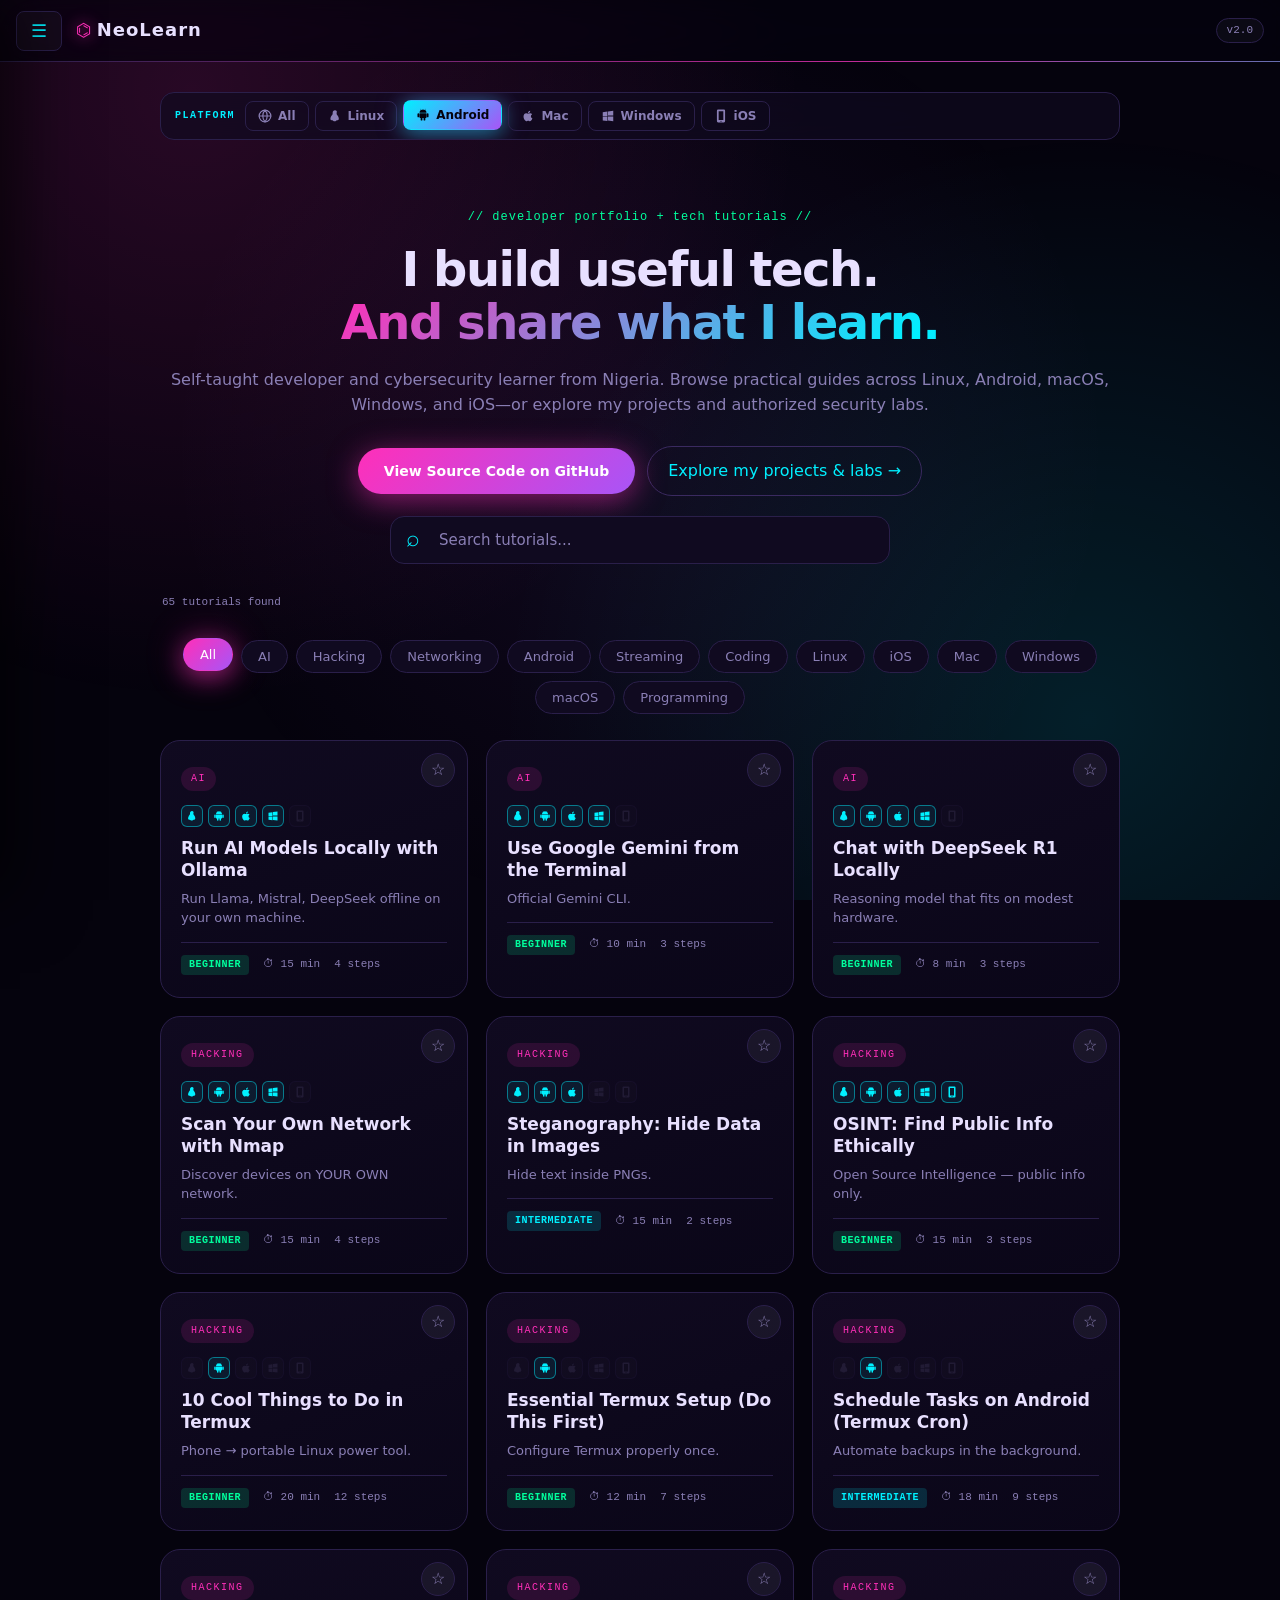
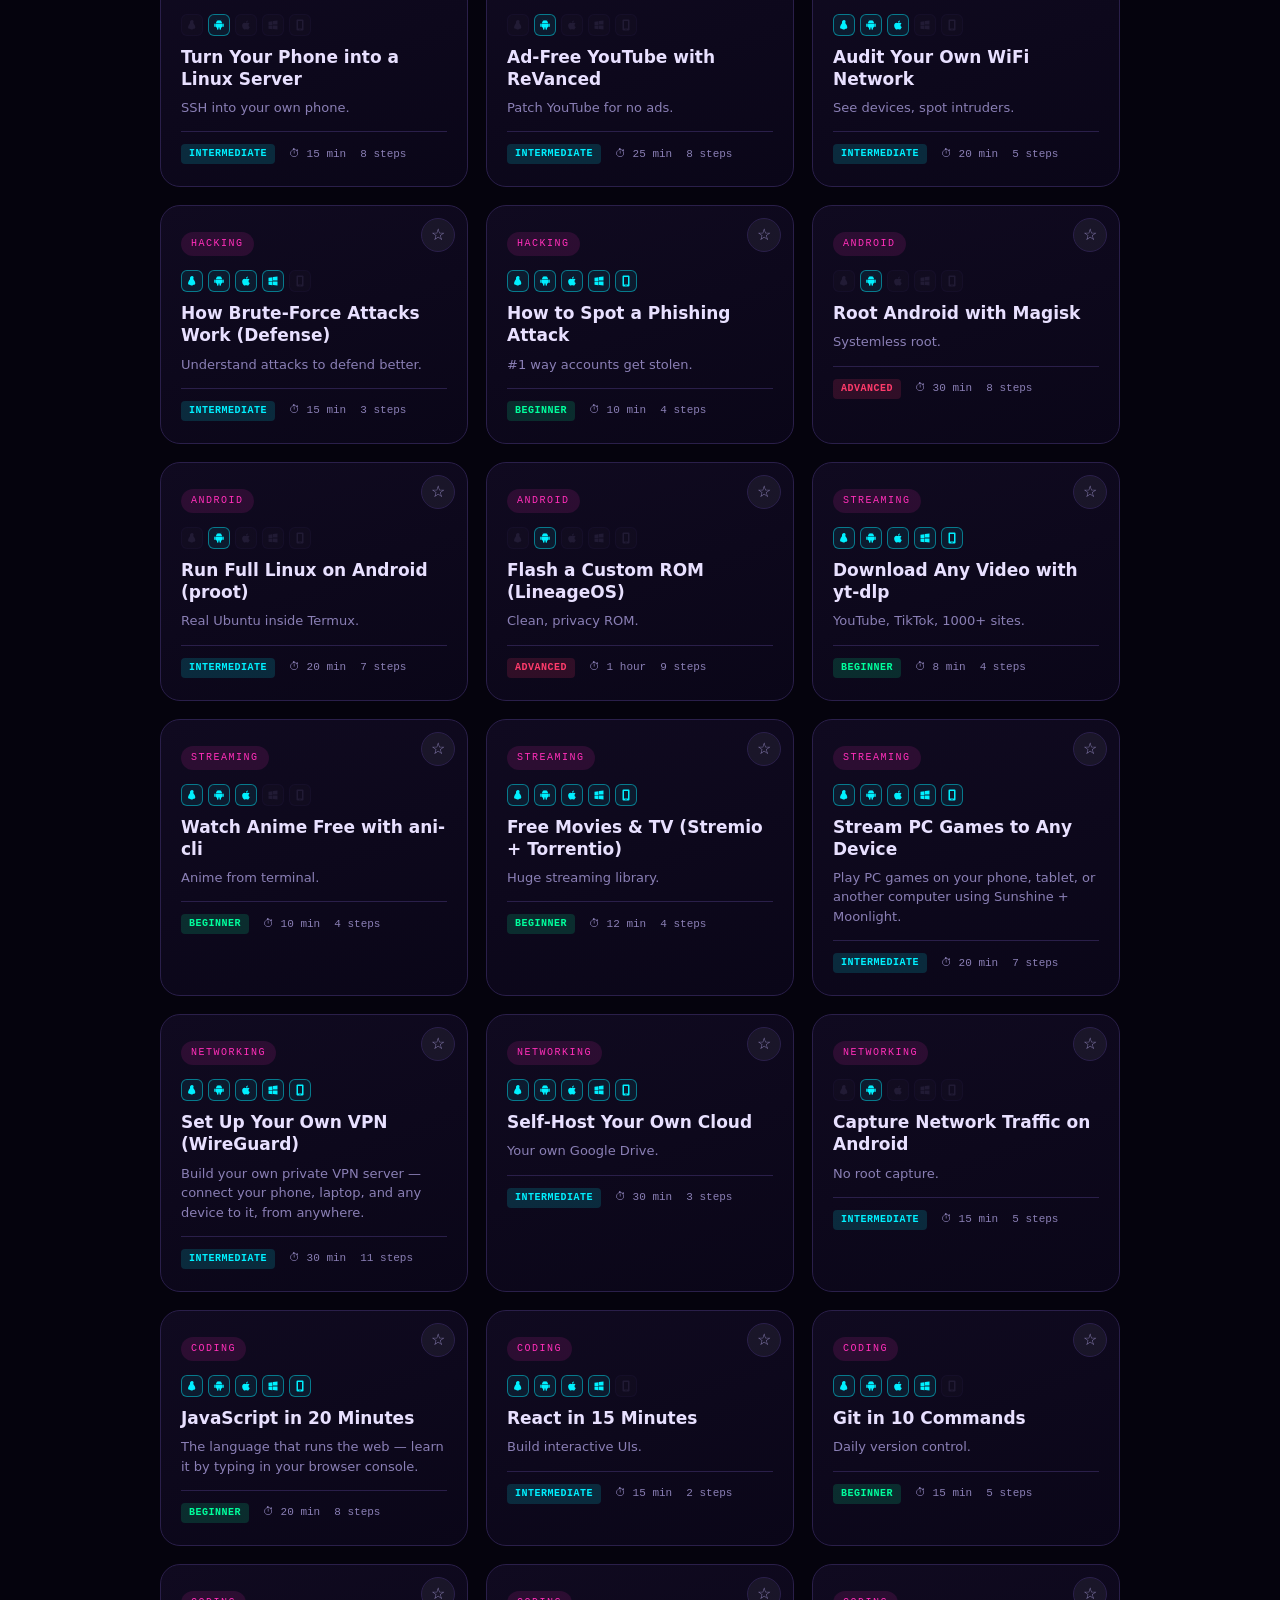
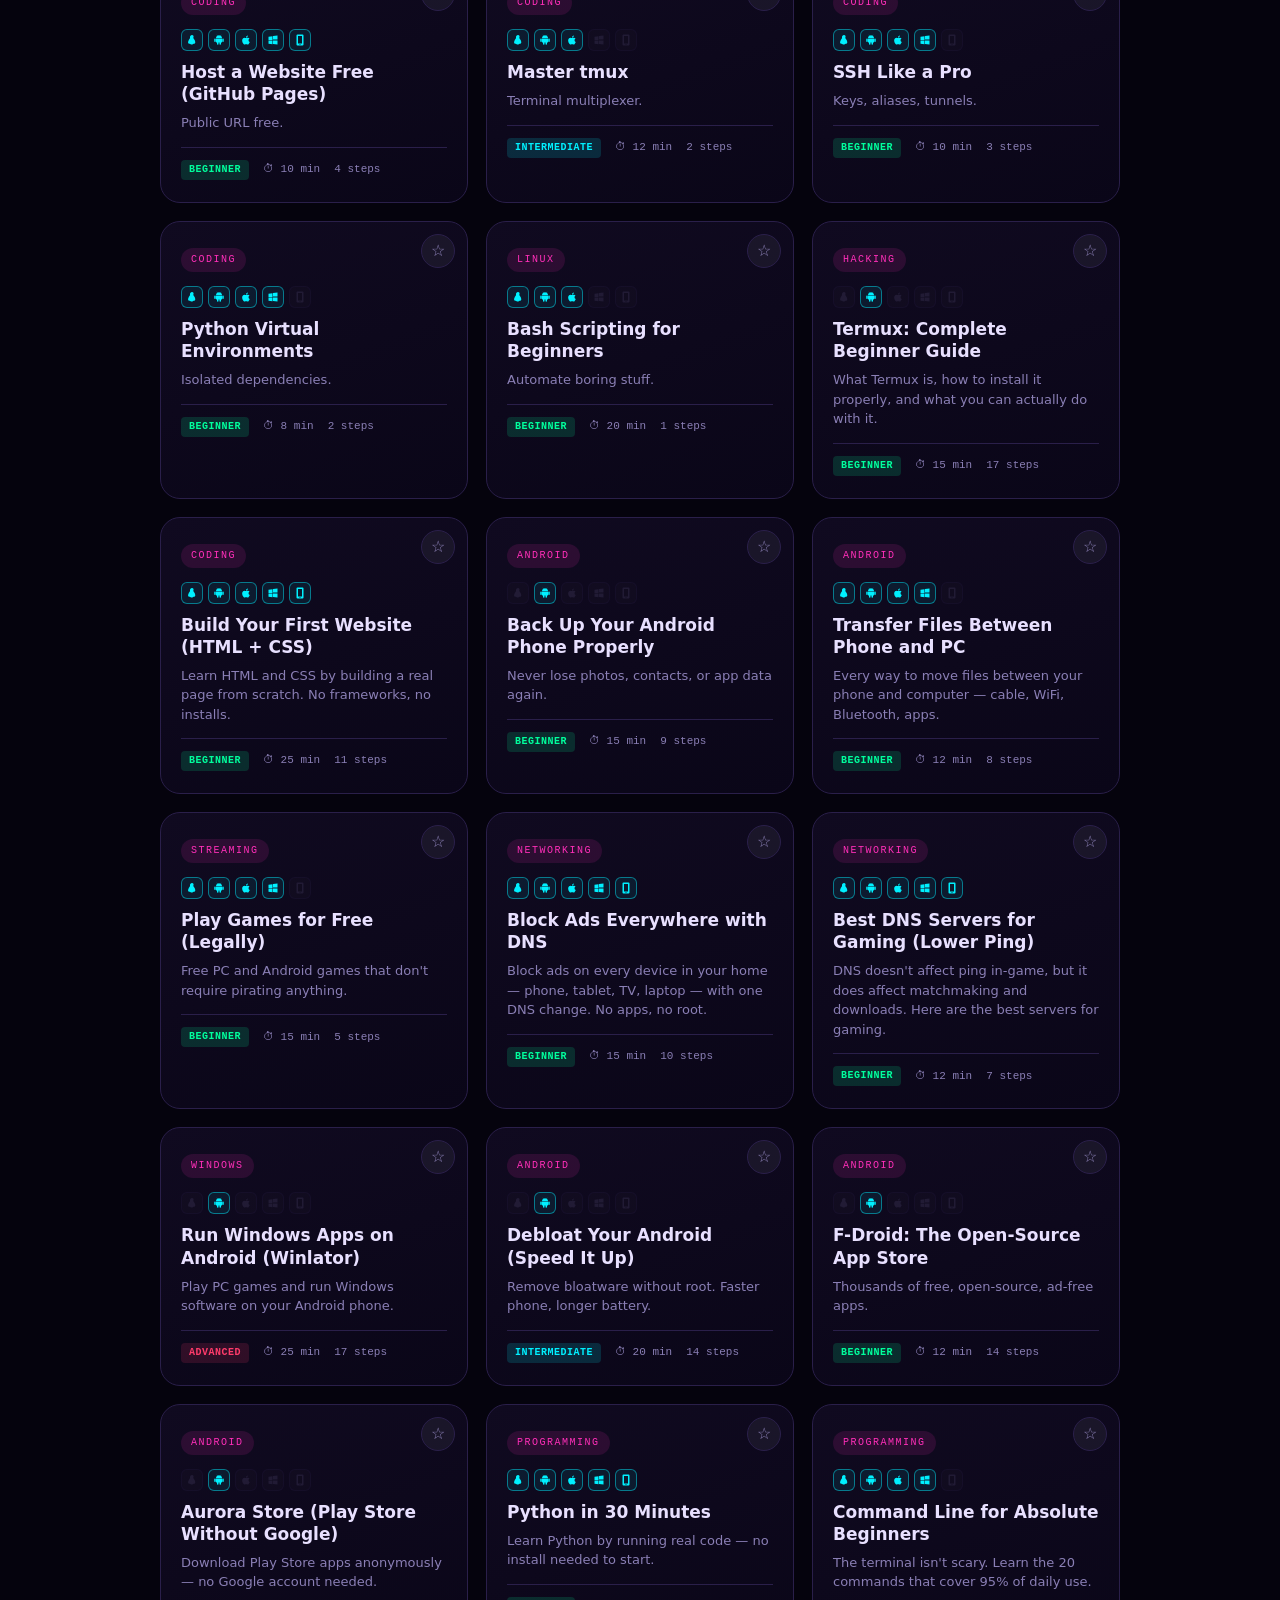
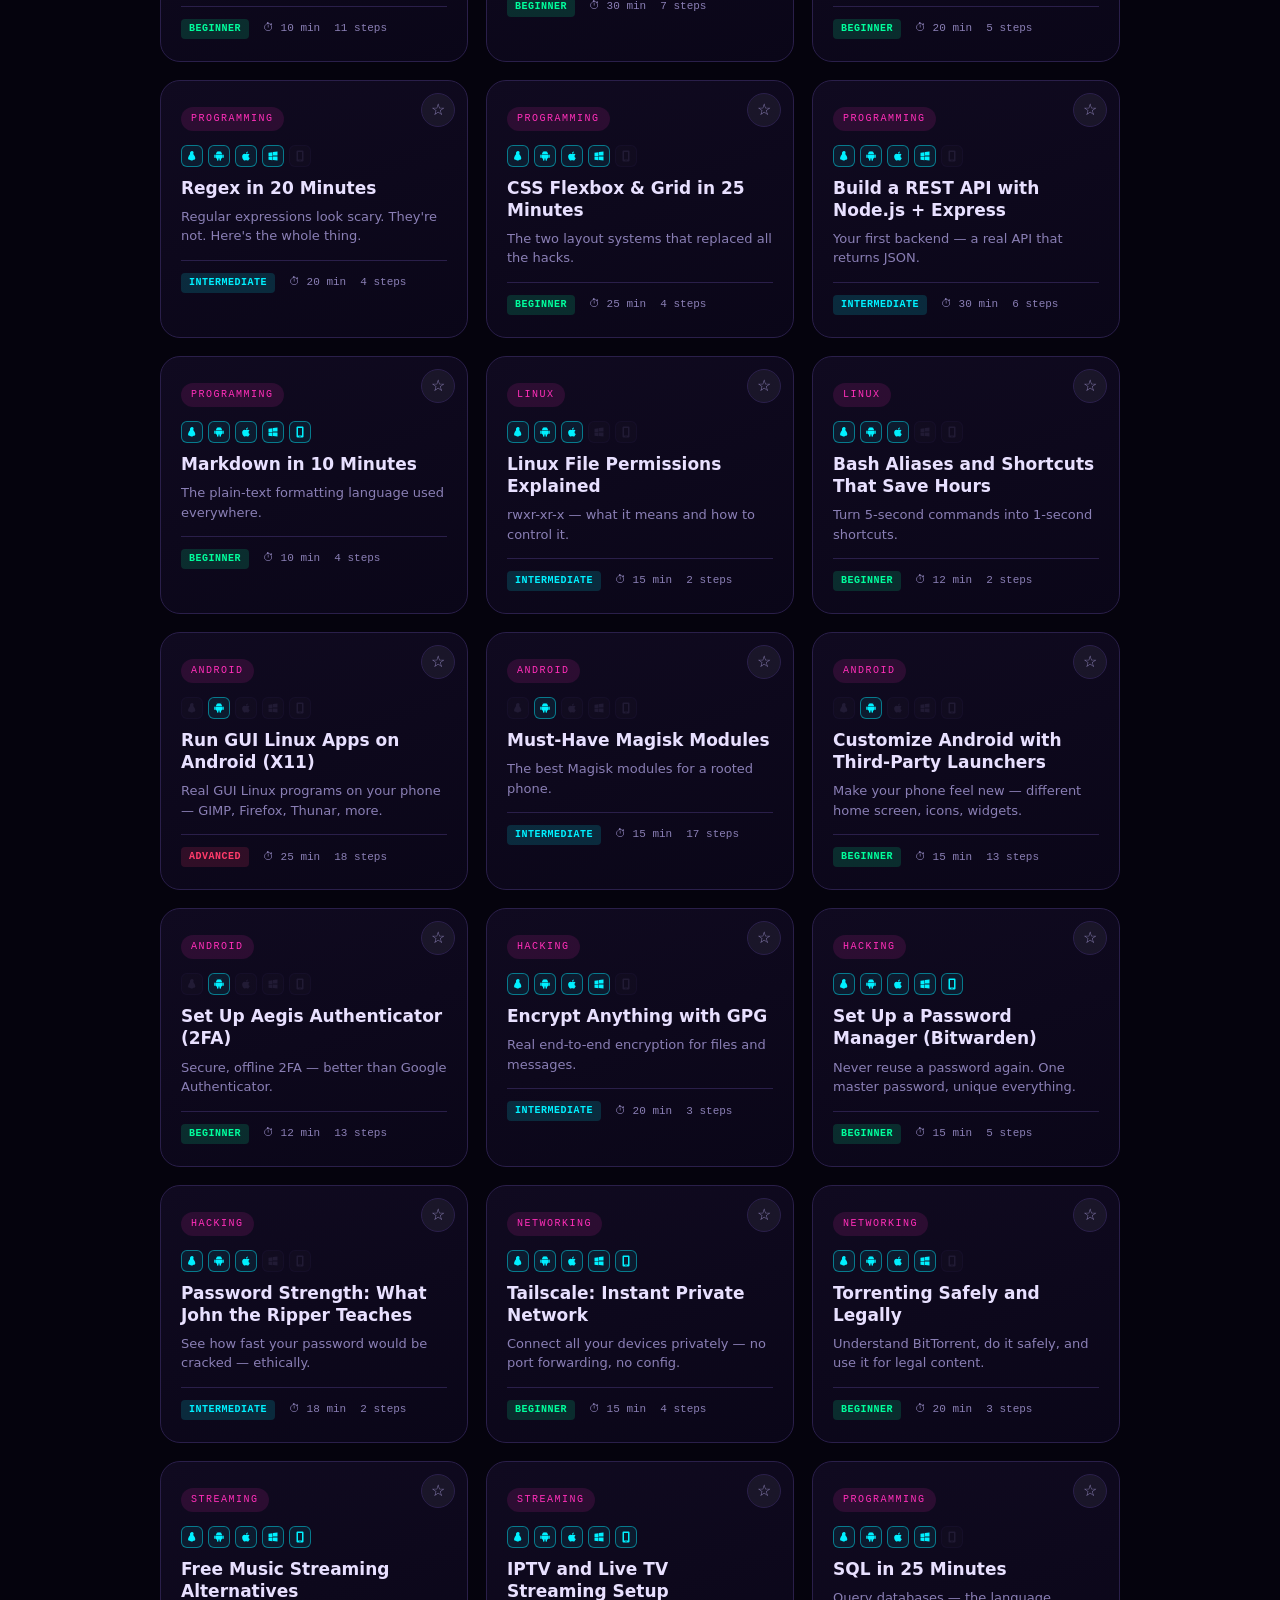
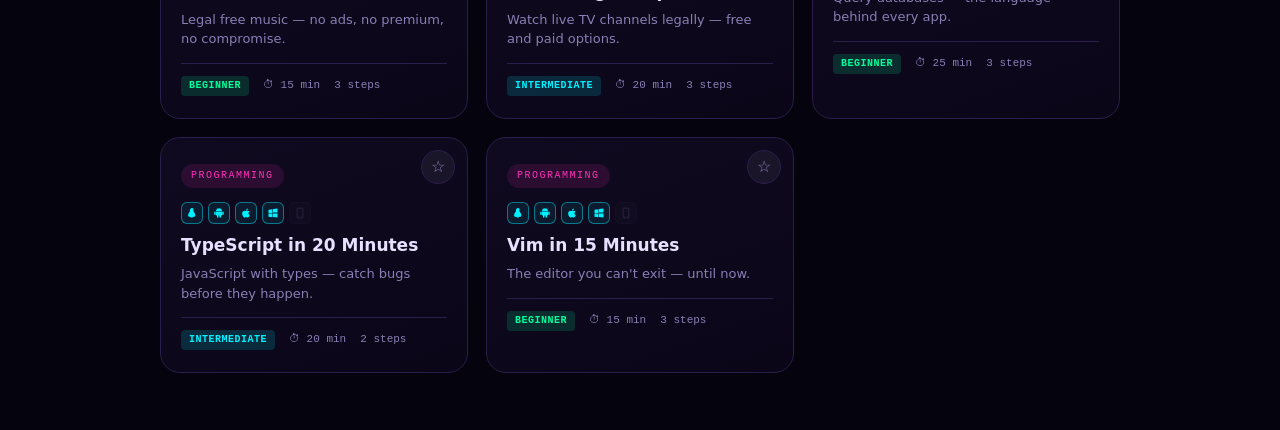
<file: index.html>
<!DOCTYPE html>
<html lang="en">
<head>
  <meta charset="UTF-8" />
  <meta name="viewport" content="width=device-width, initial-scale=1.0" />

  <!-- Primary Meta -->
  <title>NeoLearn — PÏXLĒ’s Developer Portfolio &amp; Tech Tutorials</title>
  <meta name="description" content="The developer portfolio of PÏXLĒ: self-taught software developer and cybersecurity enthusiast from Nigeria, building NeoLearn and sharing practical tech tutorials." />
  <meta property="og:image" content="https://neolearn-a09.pages.dev/og-image.png" />
<meta property="og:image:width" content="1200" />
<meta property="og:image:height" content="630" />
<meta property="og:image:alt" content="NeoLearn — free tech tutorials for every platform" />
<meta name="twitter:image" content="https://neolearn-a09.pages.dev/og-image.png" />
  <meta name="author" content="PIXLE" />
  <meta name="keywords" content="PÏXLĒ, developer portfolio, cybersecurity, computer engineering, TUS, NeoLearn, tutorials, Linux, Python, JavaScript" />

  <!-- Favicon (inline SVG, no file needed) -->
  <link rel="icon" type="image/svg+xml" href="data:image/svg+xml,%3Csvg xmlns='http://www.w3.org/2000/svg' viewBox='0 0 32 32'%3E%3Crect width='32' height='32' rx='8' fill='%2305030d'/%3E%3Ccircle cx='16' cy='16' r='9' fill='none' stroke='%23ff2fb9' stroke-width='2.5'/%3E%3Ccircle cx='16' cy='16' r='3.5' fill='%2300f0ff'/%3E%3C/svg%3E" />

  <!-- Theme color for mobile browsers -->
  <meta name="theme-color" content="#05030d" />

  <!-- Open Graph (WhatsApp, Discord, Facebook, LinkedIn) -->
  <meta property="og:type" content="website" />
  <meta property="og:title" content="NeoLearn — PÏXLĒ’s Developer Portfolio &amp; Tech Tutorials" />
  <meta property="og:description" content="Explore PÏXLĒ’s projects, technical skills, and practical tech tutorials." />
  <meta property="og:url" content="https://neolearn-a09.pages.dev/" />
  <meta property="og:site_name" content="NeoLearn" />

  <!-- Twitter / X -->
  <meta name="twitter:card" content="summary_large_image" />
  <meta name="twitter:title" content="NeoLearn — PÏXLĒ’s Developer Portfolio &amp; Tech Tutorials" />
  <meta name="twitter:description" content="Explore PÏXLĒ’s projects, technical skills, and practical tech tutorials." />
  <meta name="google-site-verification" content="yNhPrScGuJGdVLl-Rk56nq6RYcPLV7O6fF6mhUDKeFY" />

  <link rel="stylesheet" href="style.css" />
</head>
<body>

  <a class="skip-link" href="#mainContent">Skip to main content</a>

  <header class="topbar">
    <button class="menu-btn" id="menuBtn" type="button" aria-label="Open navigation menu" aria-expanded="false" aria-controls="sidebar">☰</button>
    <div class="brand"><span class="brand-icon">⌬</span> NeoLearn</div>
    <div class="spacer"></div>
    <span class="version">v2.0</span>
  </header>

  <div class="overlay" id="overlay" aria-hidden="true"></div>

  <aside class="sidebar" id="sidebar" aria-label="Site navigation" inert>
    <div class="sidebar-header">
      <span>⌬ NeoLearn</span>
      <button class="close-btn" id="closeBtn" type="button" aria-label="Close navigation menu">✕</button>
    </div>

    <button class="sidebar-section" type="button" aria-expanded="true" aria-controls="pageNav">Pages</button>
<nav id="pageNav" aria-label="Pages">
  <button class="nav-btn" data-page="home">
    <svg class="nav-icon" viewBox="0 0 24 24" fill="none" stroke="currentColor" stroke-width="2" stroke-linecap="round" stroke-linejoin="round"><path d="M3 9.5L12 3l9 6.5V20a1 1 0 0 1-1 1h-5v-7h-6v7H4a1 1 0 0 1-1-1V9.5z"/></svg>
    <span>Home</span>
  </button>
  <button class="nav-btn" data-page="favorites">
    <svg class="nav-icon" viewBox="0 0 24 24" fill="none" stroke="currentColor" stroke-width="2" stroke-linecap="round" stroke-linejoin="round"><path d="M12 2l3.09 6.26L22 9.27l-5 4.87L18.18 22 12 18.56 5.82 22 7 14.14l-5-4.87 6.91-1.01L12 2z"/></svg>
    <span>Favorites</span>
  </button>
  <button class="nav-btn" data-page="progress">
    <svg class="nav-icon" viewBox="0 0 24 24" fill="none" stroke="currentColor" stroke-width="2" stroke-linecap="round" stroke-linejoin="round"><path d="M3 20V10M9 20V4M15 20v-8M21 20V6"/></svg>
    <span>Progress</span>
  </button>
  <button class="nav-btn" data-page="about">
    <svg class="nav-icon" viewBox="0 0 24 24" fill="none" stroke="currentColor" stroke-width="2" stroke-linecap="round" stroke-linejoin="round"><circle cx="12" cy="12" r="9"/><path d="M12 16v-5M12 8h.01"/></svg>
    <span>About</span>
  </button>
  <a class="nav-btn portfolio-nav-link" href="projects.html">
    <svg class="nav-icon" viewBox="0 0 24 24" fill="none" stroke="currentColor" stroke-width="2" stroke-linecap="round" stroke-linejoin="round"><rect x="3" y="4" width="18" height="16" rx="2"/><path d="M7 8h10M7 12h6M7 16h4"/></svg>
    <span>Projects &amp; Labs</span>
  </a>
</nav>

    <button class="sidebar-section" type="button" aria-expanded="true" aria-controls="categoryNav">Categories</button>
    <nav id="categoryNav" aria-label="Tutorial categories"></nav>

    <button class="sidebar-section" type="button" aria-expanded="true" aria-controls="tutorialNav">All Tutorials</button>
    <nav id="tutorialNav" aria-label="All tutorials"></nav>
  </aside>

  <main class="content" id="mainContent" tabindex="-1">

    <!-- HOME -->
    <section class="page active" id="home" aria-labelledby="homeTitle">
      <div class="hero">
        <div class="hero-tag">// developer portfolio + tech tutorials //</div>
        <h1 id="homeTitle">I build useful tech.<br><span class="grad">And share what I learn.</span></h1>
        <p>Self-taught developer and cybersecurity learner from Nigeria. Browse practical guides across Linux, Android, macOS, Windows, and iOS—or explore my projects and authorized security labs.</p>
        <div class="hero-links">
          <a href="https://github.com/pixle-ui/neolearn" class="repo-btn" target="_blank" rel="noopener noreferrer">
            View Source Code on GitHub
          </a>
          <a class="portfolio-link" href="projects.html">
            Explore my projects &amp; labs →
          </a>
        </div>
        <div class="search-wrap">
          <label class="sr-only" for="searchInput">Search tutorials</label>
          <span class="search-icon" aria-hidden="true">⌕</span>
          <input type="search" id="searchInput" placeholder="Search tutorials..." autocomplete="off" />
        </div>
      </div>
      <p class="search-status" id="searchStatus" role="status" aria-live="polite" aria-atomic="true"></p>
      <div class="filter-chips" id="filterChips"></div>
      <div class="tutorial-grid" id="tutorialGrid"></div>
      <div class="empty" id="emptyState" style="display:none;">
        <span class="empty-icon" aria-hidden="true">⌕</span>
        <h2>No tutorials found</h2>
        <p>Try a different search, platform, or category.</p>
      </div>
    </section>

    <!-- TUTORIAL DETAIL -->
    <section class="page" id="tutorial" aria-label="Tutorial details">
      <button class="back-btn" id="backBtn" type="button">← Back</button>
      <article id="tutorialContent"></article>
    </section>

    <!-- FAVORITES -->
    <section class="page" id="favorites" aria-labelledby="favoritesTitle">
      <div class="about-header">
        <h1>
  <svg class="page-icon pink" viewBox="0 0 24 24" fill="none" stroke="currentColor" stroke-width="2" stroke-linecap="round" stroke-linejoin="round"><path d="M12 2l3.09 6.26L22 9.27l-5 4.87L18.18 22 12 18.56 5.82 22 7 14.14l-5-4.87 6.91-1.01L12 2z"/></svg>
  <span id="favoritesTitle">Favorites</span>
</h1>
        <p>Your bookmarked tutorials.</p>
      </div>
      <div class="tutorial-grid" id="favGrid"></div>
      <div class="empty" id="favEmpty" style="display:none;">
        <p>No favorites yet. Tap ☆ on any tutorial card to save it.</p>
      </div>
    </section>

    <!-- PROGRESS -->
    <section class="page" id="progress" aria-labelledby="progressTitle">
      <div class="about-header">
        <h1>
  <svg class="page-icon" viewBox="0 0 24 24" fill="none" stroke="currentColor" stroke-width="2" stroke-linecap="round" stroke-linejoin="round"><path d="M3 20V10M9 20V4M15 20v-8M21 20V6"/></svg>
  <span id="progressTitle">Your Progress</span>
       </h1>
        <p>Steps you've marked as complete.</p>
      </div>
      <div id="progressList"></div>
      <div class="empty" id="progressEmpty" style="display:none;">
        <p>No progress yet. Open a tutorial and check off steps.</p>
      </div>
    </section>

    <!-- ABOUT -->
    <section class="page" id="about" aria-labelledby="aboutTitle">
      <div class="about-header">
        <h1>
  <svg class="page-icon" viewBox="0 0 24 24" fill="none" stroke="currentColor" stroke-width="2" stroke-linecap="round" stroke-linejoin="round"><circle cx="12" cy="12" r="9"/><path d="M12 16v-5M12 8h.01"/></svg>
  <span id="aboutTitle">About NeoLearn</span>
       </h1>
        <p>A free, open library of practical tech tutorials.</p>
      </div>

      <div class="about-card">
        <h3>Who built this</h3>
        <p>Built by <b>PÏXLĒ</b>, a self-taught software and cybersecurity enthusiast. I specialize in building performant, framework-free web applications and am currently expanding my expertise in Python, C, and network security. My goal is to engineer secure, scalable systems.</p>
        <p>I’m a 17-year-old developer from Nigeria, focused on Computer Engineering and cybersecurity as my long-term path. I use Arch Linux and practice security skills in authorized learning labs.</p>
        <div class="profile-links">
          <a href="mailto:pixle.dev@proton.me" class="repo-btn">✉️ Email me</a>
          <a href="https://github.com/pixle-ui" class="repo-btn" target="_blank" rel="noopener noreferrer">View my GitHub</a>
        </div>
      </div>
      
      <div class="about-card">
        <h3>What is this?</h3>
        <p>NeoLearn is a collection of step-by-step tutorials for running cool tech — AI models, Termux, Linux, VPNs, security tools, and more — on any device. Every tutorial gives you the exact commands for YOUR platform.</p>
      </div>

      <div class="about-card">
        <h3>Features</h3>
        <ul>
          <li>📱 Multi-platform — Linux, Android, Mac, Windows, iOS</li>
          <li>📋 One-tap copy for every command</li>
          <li>⭐ Save favorites</li>
          <li>✅ Track your progress step by step</li>
          <li>💯 100% free, no accounts, no tracking</li>
          <li>💾 Everything saves locally in your browser</li>
        </ul>
      </div>

      <div class="about-card">
        <h3>Built with</h3>
        <p>Pure HTML, CSS, and JavaScript. No frameworks, no build step, no dependencies. You can host it anywhere for free.</p>
        <ul class="technical-highlights">
          <li>Custom Fuzzy-Search Algorithm (Levenshtein Distance)</li>
          <li>Vanilla JavaScript State Management</li>
          <li>Responsive CSS Grid/Flexbox with Glassmorphism</li>
        </ul>
        <a href="https://github.com/pixle-ui/neolearn" class="repo-btn source-code-btn" target="_blank" rel="noopener noreferrer">
          View Source Code on GitHub
        </a>
      </div>

      <div class="about-card">
        <h3>Disclaimer</h3>
        <p>Tutorials involving network scanning, traffic capture, and security tools are intended for use on <b>your own devices and networks</b>, or in legal lab environments like TryHackMe. Always follow your local laws. The authors of NeoLearn are not responsible for misuse.</p>
      </div>

      <div class="about-card">
        <h3>Credits</h3>
        <p>All tools mentioned are the work of their respective open-source communities. Source links are provided at the end of each tutorial. NeoLearn just shows you how to use them.</p>
      </div>

      <div class="about-card">
        <h3>Reset data</h3>
        <p>Your favorites and progress are stored only in this browser. To clear them:</p>
        <button class="danger-btn" id="resetBtn">🗑 Reset all my data</button>
      </div>
    </section>

  </main>

  <script src="tutorials.js"></script>
  <script src="app.js"></script>
</body>
</html>
</file>
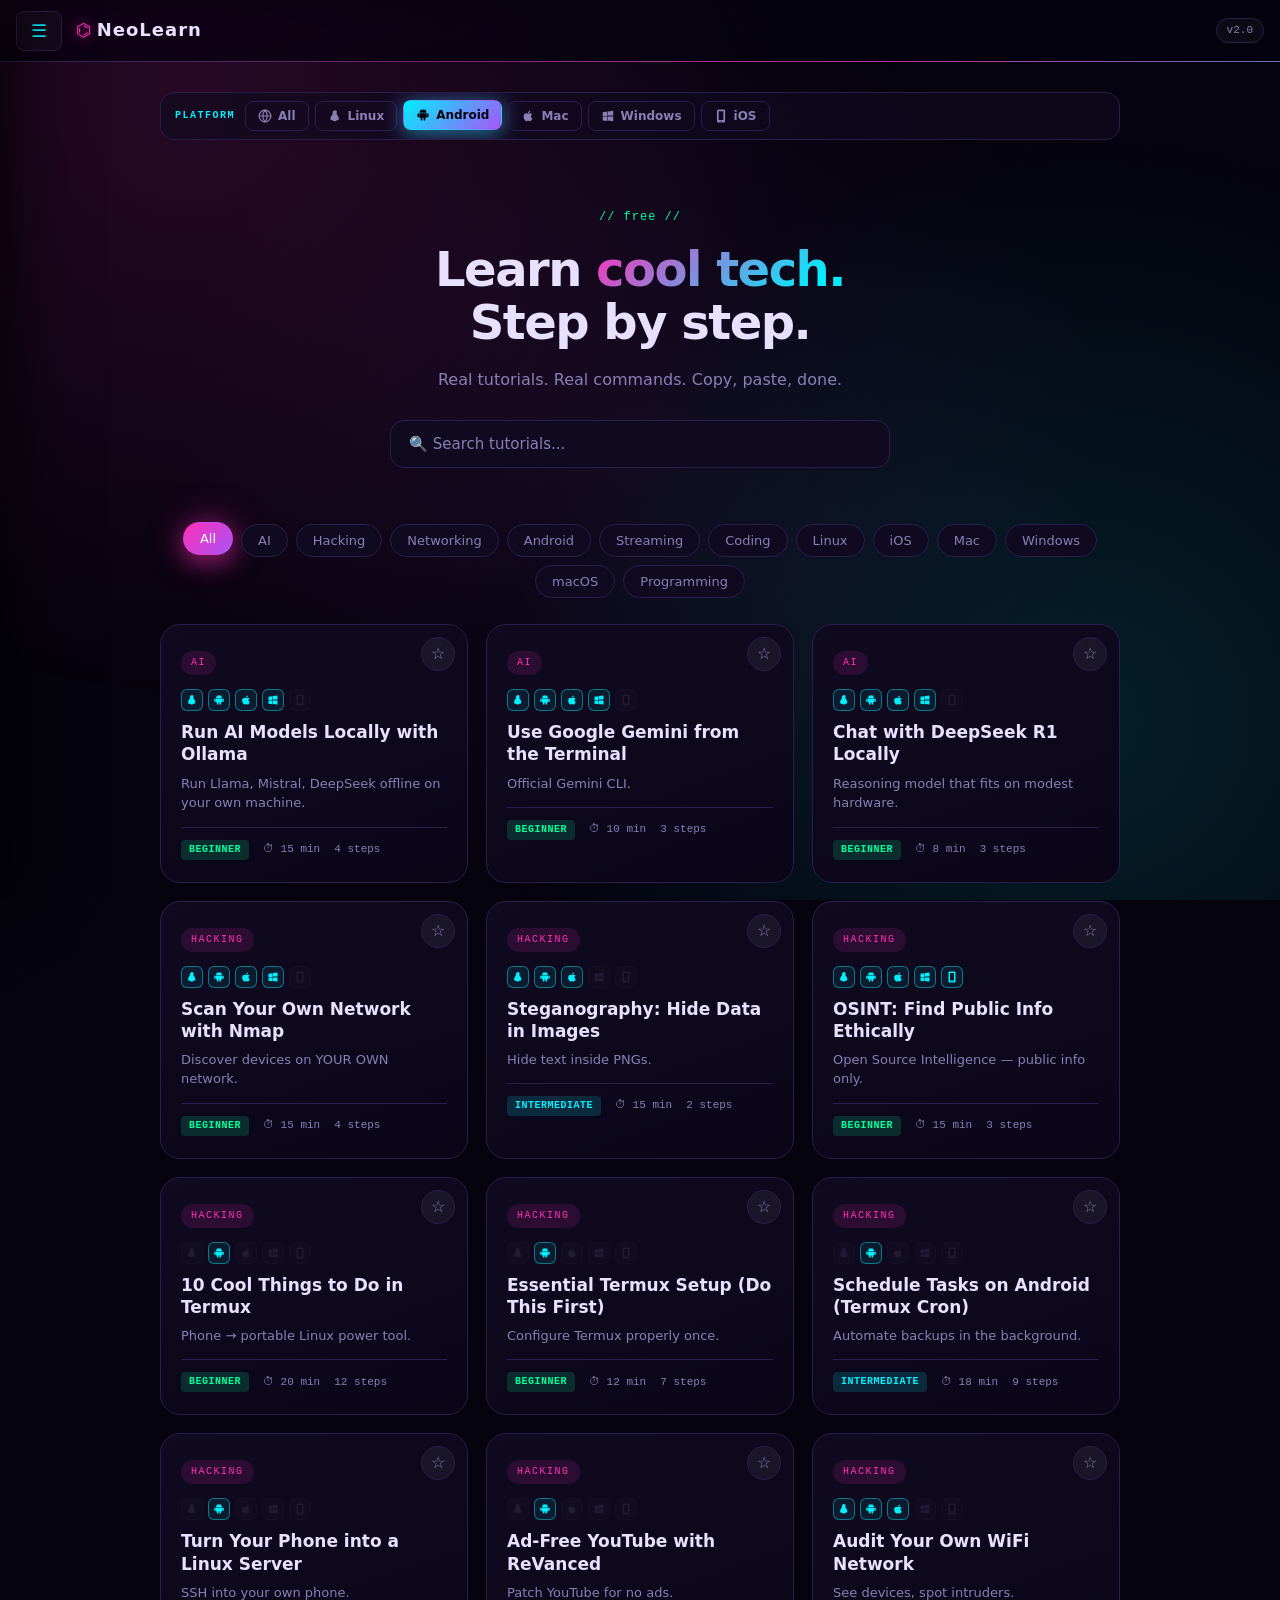
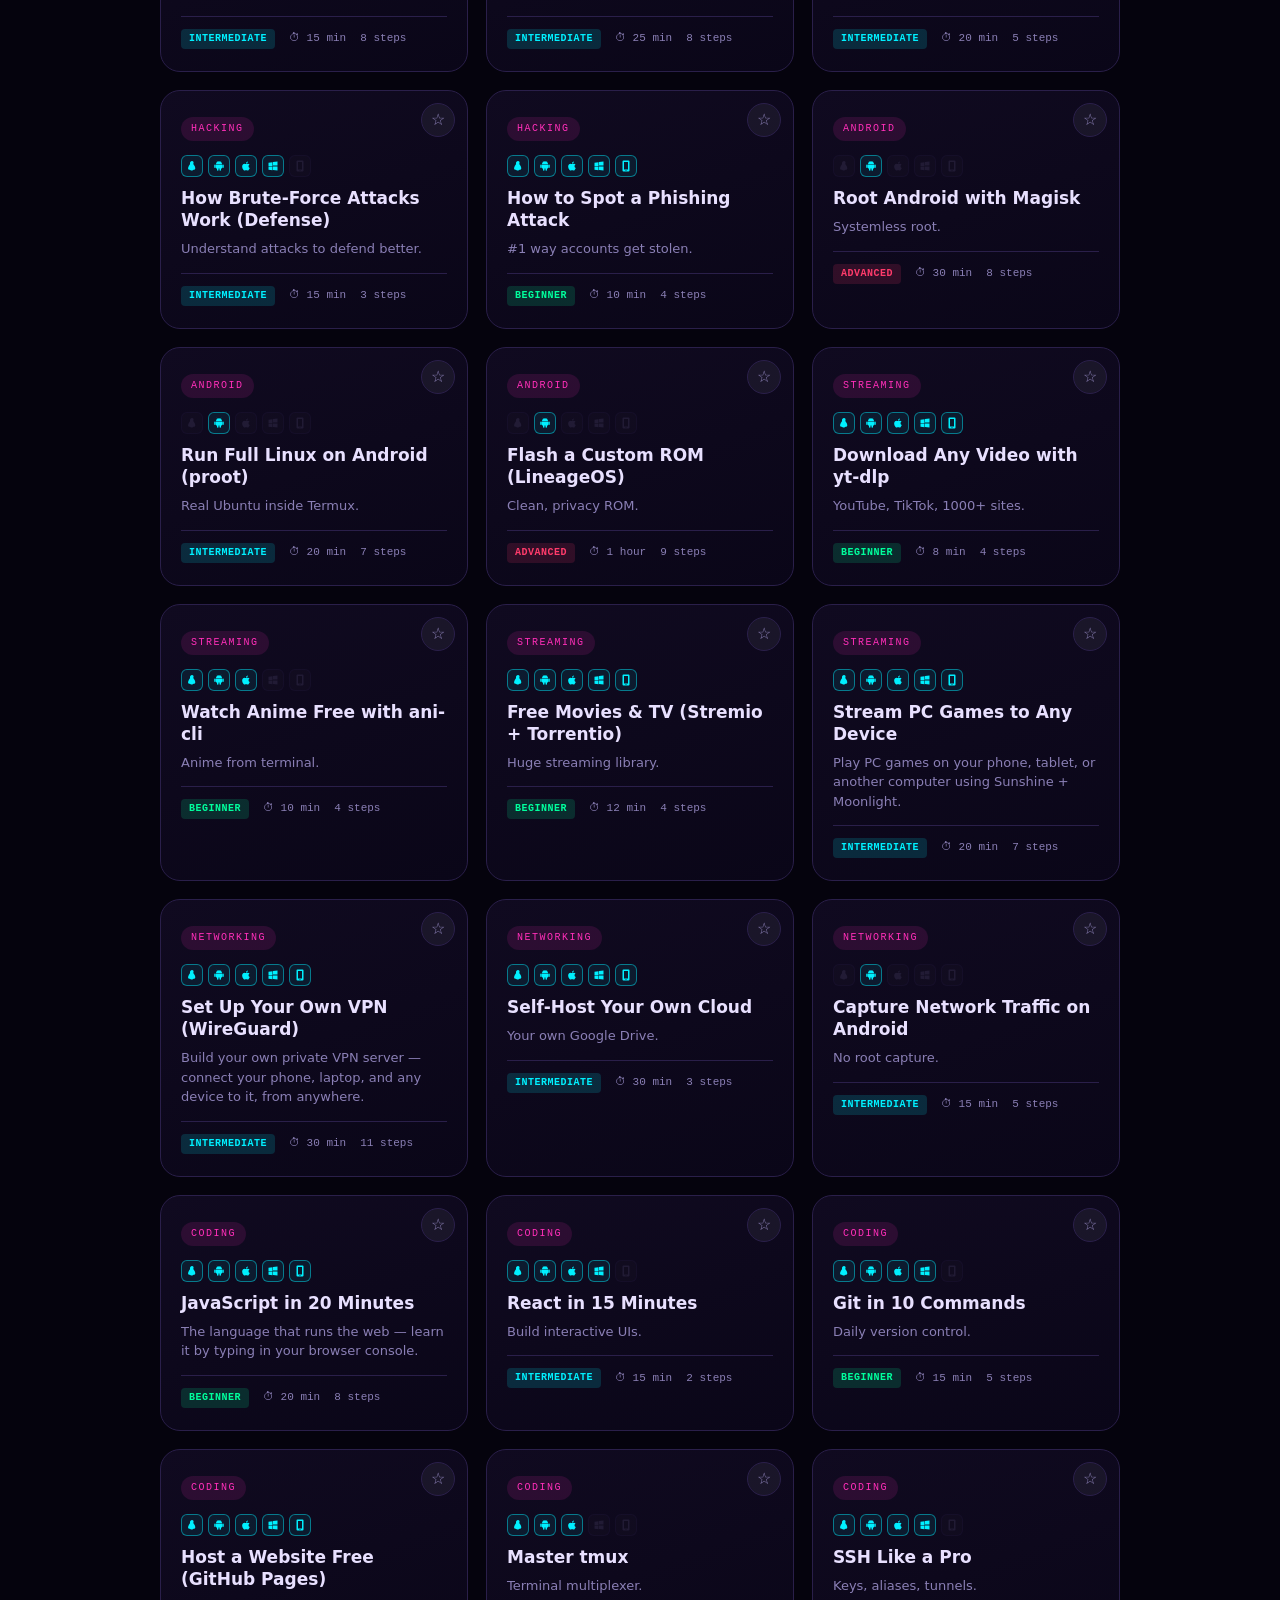
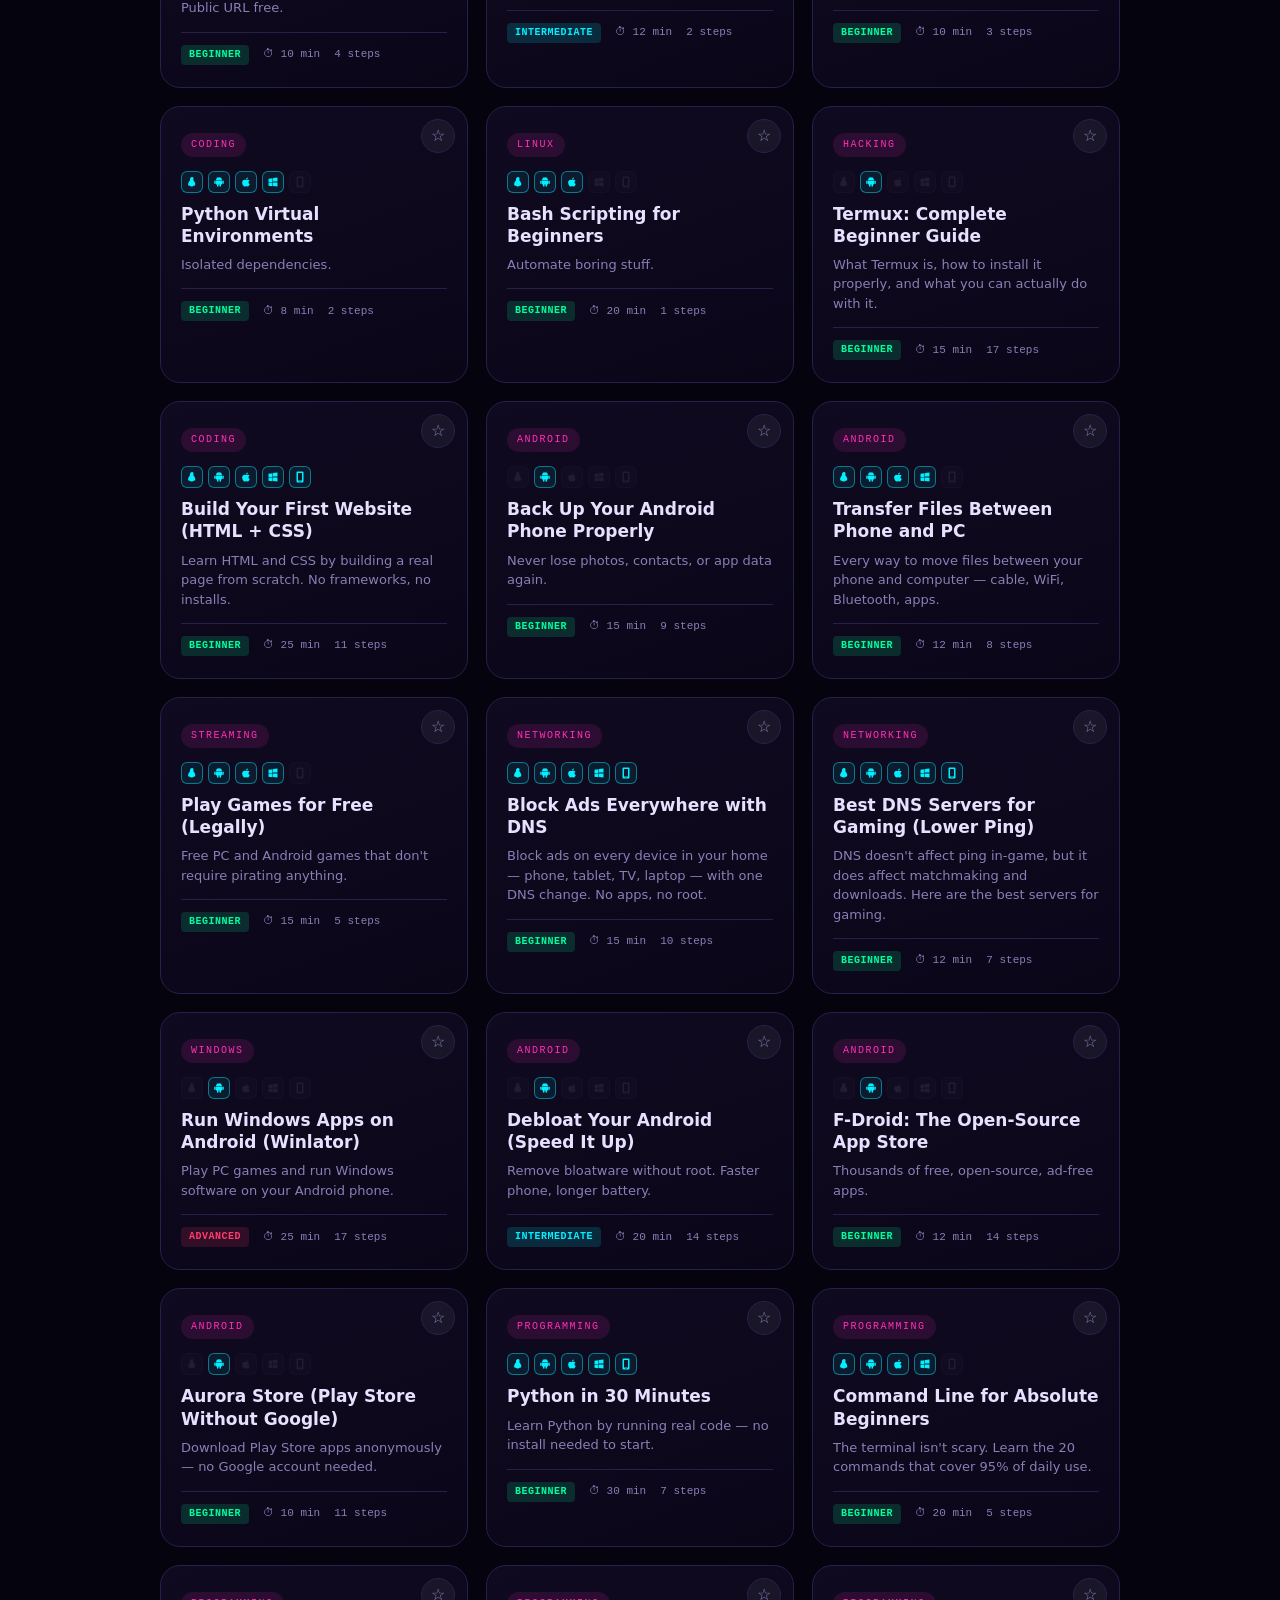
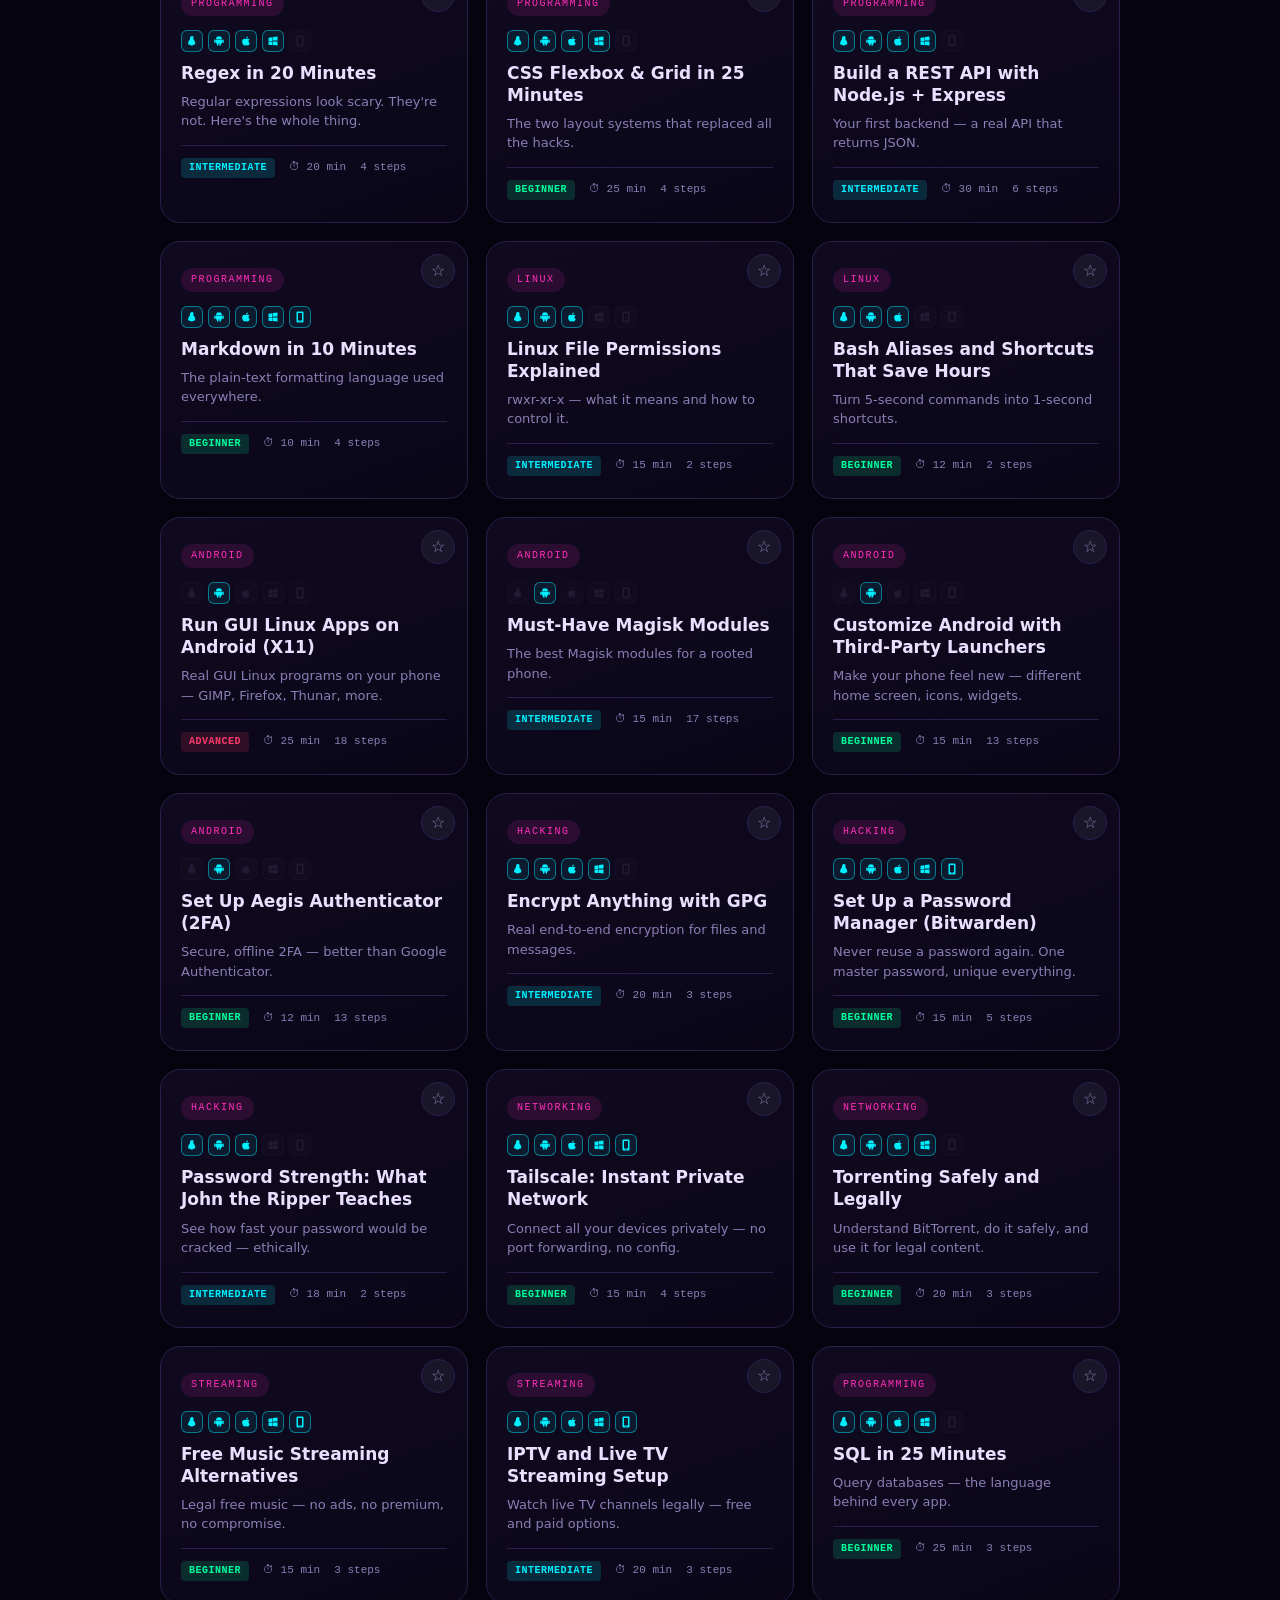
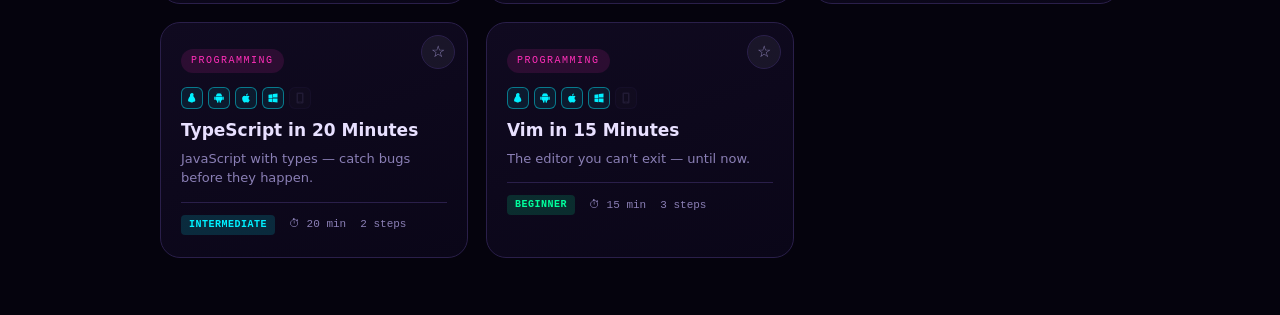
<file: backup/index.html>
<!DOCTYPE html>
<html lang="en">
<head>
  <meta charset="UTF-8" />
  <meta name="viewport" content="width=device-width, initial-scale=1.0" />

  <!-- Primary Meta -->
  <title>NeoLearn — Cool Tech, Explained</title>
  <meta name="description" content="Free step-by-step tech tutorials for Linux, Android, Mac, Windows, and iOS. AI models, Termux, VPNs, security tools, coding, and more." />
  <meta property="og:image" content="https://neolearn-a09.pages.dev/og-image.png" />
<meta property="og:image:width" content="1200" />
<meta property="og:image:height" content="630" />
<meta property="og:image:alt" content="NeoLearn — free tech tutorials for every platform" />
<meta name="twitter:image" content="https://neolearn-a09.pages.dev/og-image.png" />
  <meta name="author" content="PIXLE" />
  <meta name="keywords" content="tutorials, linux, android, termux, ai, ollama, vpn, hacking, coding, free" />

  <!-- Favicon (inline SVG, no file needed) -->
  <link rel="icon" type="image/svg+xml" href="data:image/svg+xml,%3Csvg xmlns='http://www.w3.org/2000/svg' viewBox='0 0 32 32'%3E%3Crect width='32' height='32' rx='8' fill='%2305030d'/%3E%3Ccircle cx='16' cy='16' r='9' fill='none' stroke='%23ff2fb9' stroke-width='2.5'/%3E%3Ccircle cx='16' cy='16' r='3.5' fill='%2300f0ff'/%3E%3C/svg%3E" />

  <!-- Theme color for mobile browsers -->
  <meta name="theme-color" content="#05030d" />

  <!-- Open Graph (WhatsApp, Discord, Facebook, LinkedIn) -->
  <meta property="og:type" content="website" />
  <meta property="og:title" content="NeoLearn — Cool Tech, Explained" />
  <meta property="og:description" content="Free step-by-step tech tutorials for any device. AI, Termux, Linux, VPNs, security, and coding." />
  <meta property="og:url" content="https://neolearn-a09.pages.dev/" />
  <meta property="og:site_name" content="NeoLearn" />

  <!-- Twitter / X -->
  <meta name="twitter:card" content="summary_large_image" />
  <meta name="twitter:title" content="NeoLearn — Cool Tech, Explained" />
  <meta name="twitter:description" content="Free step-by-step tech tutorials for any device. AI, Termux, Linux, VPNs, security, and coding." />
  <meta name="google-site-verification" content="yNhPrScGuJGdVLl-Rk56nq6RYcPLV7O6fF6mhUDKeFY" />

  <link rel="stylesheet" href="style.css" />
</head>
<body>

  <header class="topbar">
    <button class="menu-btn" id="menuBtn" type="button">☰</button>
    <div class="brand"><span class="brand-icon">⌬</span> NeoLearn</div>
    <div class="spacer"></div>
    <span class="version">v2.0</span>
  </header>

  <div class="overlay" id="overlay"></div>

  <aside class="sidebar" id="sidebar">
    <div class="sidebar-header">
      <span>⌬ NeoLearn</span>
      <button class="close-btn" id="closeBtn" type="button">✕</button>
    </div>

    <button class="sidebar-section" type="button" aria-expanded="true" aria-controls="pageNav">Pages</button>
<nav id="pageNav">
  <button class="nav-btn" data-page="home">
    <svg class="nav-icon" viewBox="0 0 24 24" fill="none" stroke="currentColor" stroke-width="2" stroke-linecap="round" stroke-linejoin="round"><path d="M3 9.5L12 3l9 6.5V20a1 1 0 0 1-1 1h-5v-7h-6v7H4a1 1 0 0 1-1-1V9.5z"/></svg>
    <span>Home</span>
  </button>
  <button class="nav-btn" data-page="favorites">
    <svg class="nav-icon" viewBox="0 0 24 24" fill="none" stroke="currentColor" stroke-width="2" stroke-linecap="round" stroke-linejoin="round"><path d="M12 2l3.09 6.26L22 9.27l-5 4.87L18.18 22 12 18.56 5.82 22 7 14.14l-5-4.87 6.91-1.01L12 2z"/></svg>
    <span>Favorites</span>
  </button>
  <button class="nav-btn" data-page="progress">
    <svg class="nav-icon" viewBox="0 0 24 24" fill="none" stroke="currentColor" stroke-width="2" stroke-linecap="round" stroke-linejoin="round"><path d="M3 20V10M9 20V4M15 20v-8M21 20V6"/></svg>
    <span>Progress</span>
  </button>
  <button class="nav-btn" data-page="about">
    <svg class="nav-icon" viewBox="0 0 24 24" fill="none" stroke="currentColor" stroke-width="2" stroke-linecap="round" stroke-linejoin="round"><circle cx="12" cy="12" r="9"/><path d="M12 16v-5M12 8h.01"/></svg>
    <span>About</span>
  </button>
</nav>

    <button class="sidebar-section" type="button" aria-expanded="true" aria-controls="categoryNav">Categories</button>
    <nav id="categoryNav"></nav>

    <button class="sidebar-section" type="button" aria-expanded="true" aria-controls="tutorialNav">All Tutorials</button>
    <nav id="tutorialNav"></nav>
  </aside>

  <main class="content">

    <!-- HOME -->
    <section class="page active" id="home">
      <div class="hero">
        <div class="hero-tag">// free //</div>
        <h1>Learn <span class="grad">cool tech.</span><br>Step by step.</h1>
        <p>Real tutorials. Real commands. Copy, paste, done.</p>
        <div class="search-wrap">
          <input type="text" id="searchInput" placeholder="🔍 Search tutorials..." />
        </div>
      </div>
      <div class="filter-chips" id="filterChips"></div>
      <div class="tutorial-grid" id="tutorialGrid"></div>
      <div class="empty" id="emptyState" style="display:none;">
        <p>No tutorials match.</p>
      </div>
    </section>

    <!-- TUTORIAL DETAIL -->
    <section class="page" id="tutorial">
      <button class="back-btn" id="backBtn" type="button">← Back</button>
      <article id="tutorialContent"></article>
    </section>

    <!-- FAVORITES -->
    <section class="page" id="favorites">
      <div class="about-header">
        <h1>
  <svg class="page-icon pink" viewBox="0 0 24 24" fill="none" stroke="currentColor" stroke-width="2" stroke-linecap="round" stroke-linejoin="round"><path d="M12 2l3.09 6.26L22 9.27l-5 4.87L18.18 22 12 18.56 5.82 22 7 14.14l-5-4.87 6.91-1.01L12 2z"/></svg>
  Favorites
</h1>
        <p>Your bookmarked tutorials.</p>
      </div>
      <div class="tutorial-grid" id="favGrid"></div>
      <div class="empty" id="favEmpty" style="display:none;">
        <p>No favorites yet. Tap ☆ on any tutorial card to save it.</p>
      </div>
    </section>

    <!-- PROGRESS -->
    <section class="page" id="progress">
      <div class="about-header">
        <h1>
  <svg class="page-icon" viewBox="0 0 24 24" fill="none" stroke="currentColor" stroke-width="2" stroke-linecap="round" stroke-linejoin="round"><path d="M3 20V10M9 20V4M15 20v-8M21 20V6"/></svg>
  Your Progress
       </h1>
        <p>Steps you've marked as complete.</p>
      </div>
      <div id="progressList"></div>
      <div class="empty" id="progressEmpty" style="display:none;">
        <p>No progress yet. Open a tutorial and check off steps.</p>
      </div>
    </section>

    <!-- ABOUT -->
    <section class="page" id="about">
      <div class="about-header">
        <h1>
  <svg class="page-icon" viewBox="0 0 24 24" fill="none" stroke="currentColor" stroke-width="2" stroke-linecap="round" stroke-linejoin="round"><circle cx="12" cy="12" r="9"/><path d="M12 16v-5M12 8h.01"/></svg>
  About NeoLearn
       </h1>
        <p>A free, open library of practical tech tutorials.</p>
      </div>

      <div class="about-card">
  <h3>Who built this</h3>
  <p><b>PIXLE</b> — builder of NeoLearn.</p>
  <p>Built with plain HTML, CSS, and JavaScript. No frameworks, no build tools.</p>
  <p style="margin-top: 8px;">
    <a href="mailto:pixle.dev@proton.me" class="repo-btn" style="padding: 10px 20px; font-size: 13px;">
      ✉️ pixle.dev@proton.me
    </a>
  </p>
</div>
      
      <div class="about-card">
        <h3>What is this?</h3>
        <p>NeoLearn is a collection of step-by-step tutorials for running cool tech — AI models, Termux, Linux, VPNs, security tools, and more — on any device. Every tutorial gives you the exact commands for YOUR platform.</p>
      </div>

      <div class="about-card">
        <h3>Features</h3>
        <ul>
          <li>📱 Multi-platform — Linux, Android, Mac, Windows, iOS</li>
          <li>📋 One-tap copy for every command</li>
          <li>⭐ Save favorites</li>
          <li>✅ Track your progress step by step</li>
          <li>💯 100% free, no accounts, no tracking</li>
          <li>💾 Everything saves locally in your browser</li>
        </ul>
      </div>

      <div class="about-card">
        <h3>Built with</h3>
        <p>Pure HTML, CSS, and JavaScript. No frameworks, no build step, no dependencies. You can host it anywhere for free.</p>
      </div>

      <div class="about-card">
        <h3>Disclaimer</h3>
        <p>Tutorials involving network scanning, traffic capture, and security tools are intended for use on <b>your own devices and networks</b>, or in legal lab environments like TryHackMe. Always follow your local laws. The authors of NeoLearn are not responsible for misuse.</p>
      </div>

      <div class="about-card">
        <h3>Credits</h3>
        <p>All tools mentioned are the work of their respective open-source communities. Source links are provided at the end of each tutorial. NeoLearn just shows you how to use them.</p>
      </div>

      <div class="about-card">
        <h3>Reset data</h3>
        <p>Your favorites and progress are stored only in this browser. To clear them:</p>
        <button class="danger-btn" id="resetBtn">🗑 Reset all my data</button>
      </div>
    </section>

  </main>

  <script src="tutorials.js"></script>
  <script src="app.js"></script>
</body>
</html>
</file>
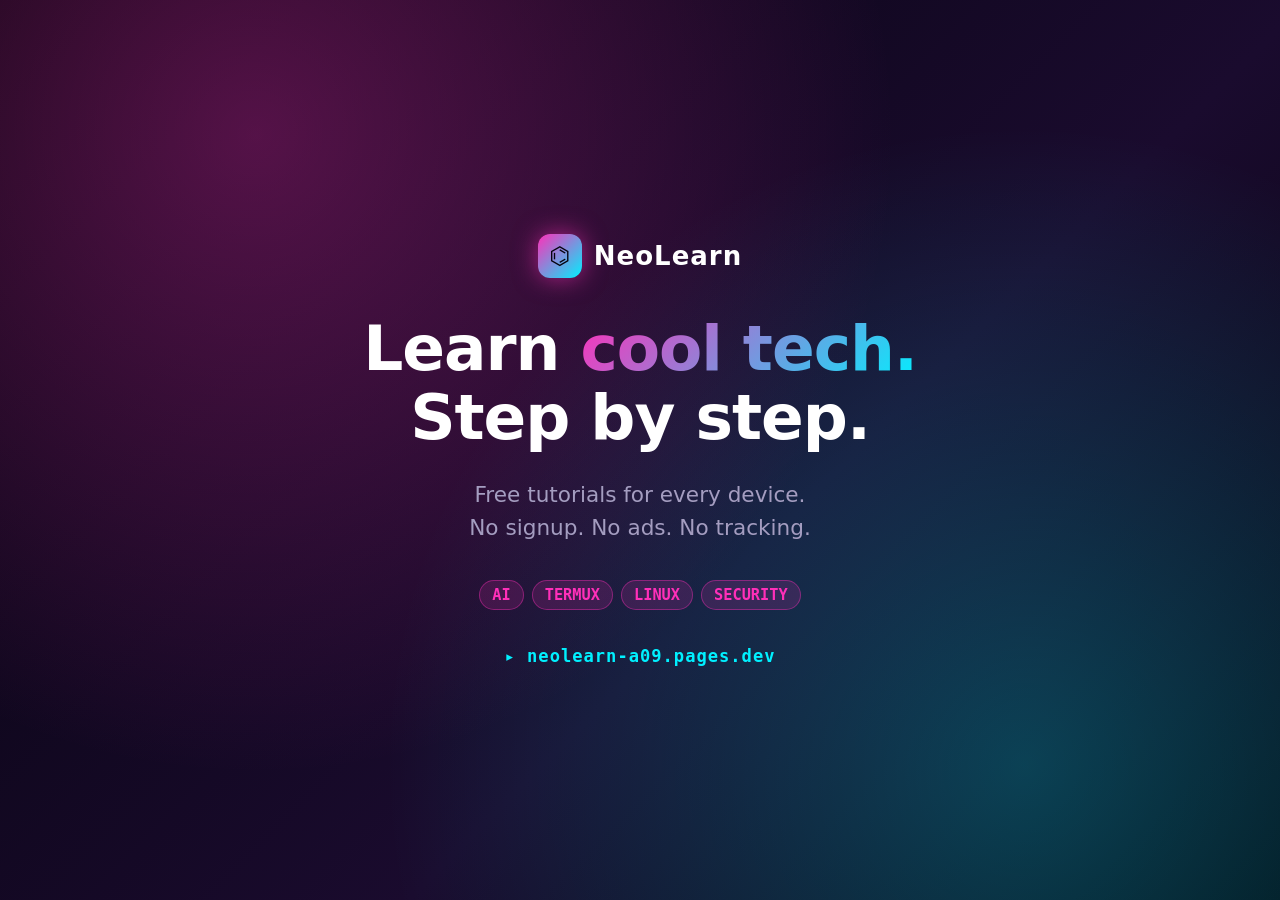
<file: og.html>
<!DOCTYPE html>
<html>
<head>
  <meta charset="UTF-8">
  <title>OG Image Maker</title>
  <style>
    * { margin: 0; padding: 0; box-sizing: border-box; }
    html, body { width: 100vw; height: 100vh; overflow: hidden; }
    .card {
      width: 100vw;
      height: 100vh;
      background: linear-gradient(135deg, #05030d 0%, #1a0b2e 60%, #05030d 100%);
      display: flex;
      flex-direction: column;
      justify-content: center;
      align-items: center;
      padding: 6vh 6vw;
      position: relative;
      overflow: hidden;
      font-family: 'Segoe UI', system-ui, sans-serif;
      text-align: center;
    }
    .card::before {
      content: "";
      position: absolute;
      inset: 0;
      background:
        radial-gradient(circle at 20% 15%, rgba(255,47,185,0.3), transparent 50%),
        radial-gradient(circle at 80% 85%, rgba(0,240,255,0.25), transparent 50%);
      pointer-events: none;
    }
    .brand {
      display: flex;
      align-items: center;
      gap: 12px;
      margin-bottom: 4vh;
      position: relative;
      z-index: 1;
    }
    .brand-icon {
      width: 44px;
      height: 44px;
      border-radius: 12px;
      background: linear-gradient(135deg, #ff2fb9, #00f0ff);
      display: flex;
      align-items: center;
      justify-content: center;
      font-size: 24px;
      font-weight: 900;
      color: #05030d;
      box-shadow: 0 0 25px rgba(255,47,185,0.6);
    }
    .brand-name {
      font-size: 26px;
      font-weight: 900;
      letter-spacing: 1px;
      color: #fff;
    }
    h1 {
      font-size: 7vh;
      line-height: 1.1;
      color: #fff;
      font-weight: 900;
      letter-spacing: -1px;
      position: relative;
      z-index: 1;
    }
    h1 .grad {
      background: linear-gradient(135deg, #ff2fb9, #00f0ff);
      -webkit-background-clip: text;
      background-clip: text;
      color: transparent;
    }
    .sub {
      margin-top: 3vh;
      font-size: 2.4vh;
      color: #a49dc0;
      line-height: 1.5;
      position: relative;
      z-index: 1;
    }
    .tags {
      display: flex;
      gap: 8px;
      margin-top: 4vh;
      flex-wrap: wrap;
      justify-content: center;
      position: relative;
      z-index: 1;
    }
    .tag {
      font-family: monospace;
      font-size: 1.7vh;
      padding: 5px 12px;
      background: rgba(255,47,185,0.15);
      border: 1px solid rgba(255,47,185,0.4);
      border-radius: 50px;
      color: #ff2fb9;
      font-weight: 700;
    }
    .url {
      margin-top: 4vh;
      font-family: monospace;
      font-size: 1.9vh;
      color: #00f0ff;
      letter-spacing: 1px;
      font-weight: 700;
      position: relative;
      z-index: 1;
    }
  </style>
</head>
<body>
  <div class="card">
    <div class="brand">
      <div class="brand-icon">⌬</div>
      <div class="brand-name">NeoLearn</div>
    </div>
    <h1>Learn <span class="grad">cool tech.</span><br>Step by step.</h1>
    <div class="sub">Free tutorials for every device.<br>No signup. No ads. No tracking.</div>
    <div class="tags">
      <span class="tag">AI</span>
      <span class="tag">TERMUX</span>
      <span class="tag">LINUX</span>
      <span class="tag">SECURITY</span>
    </div>
    <div class="url">▸ neolearn-a09.pages.dev</div>
  </div>
</body>
</html>
</file>
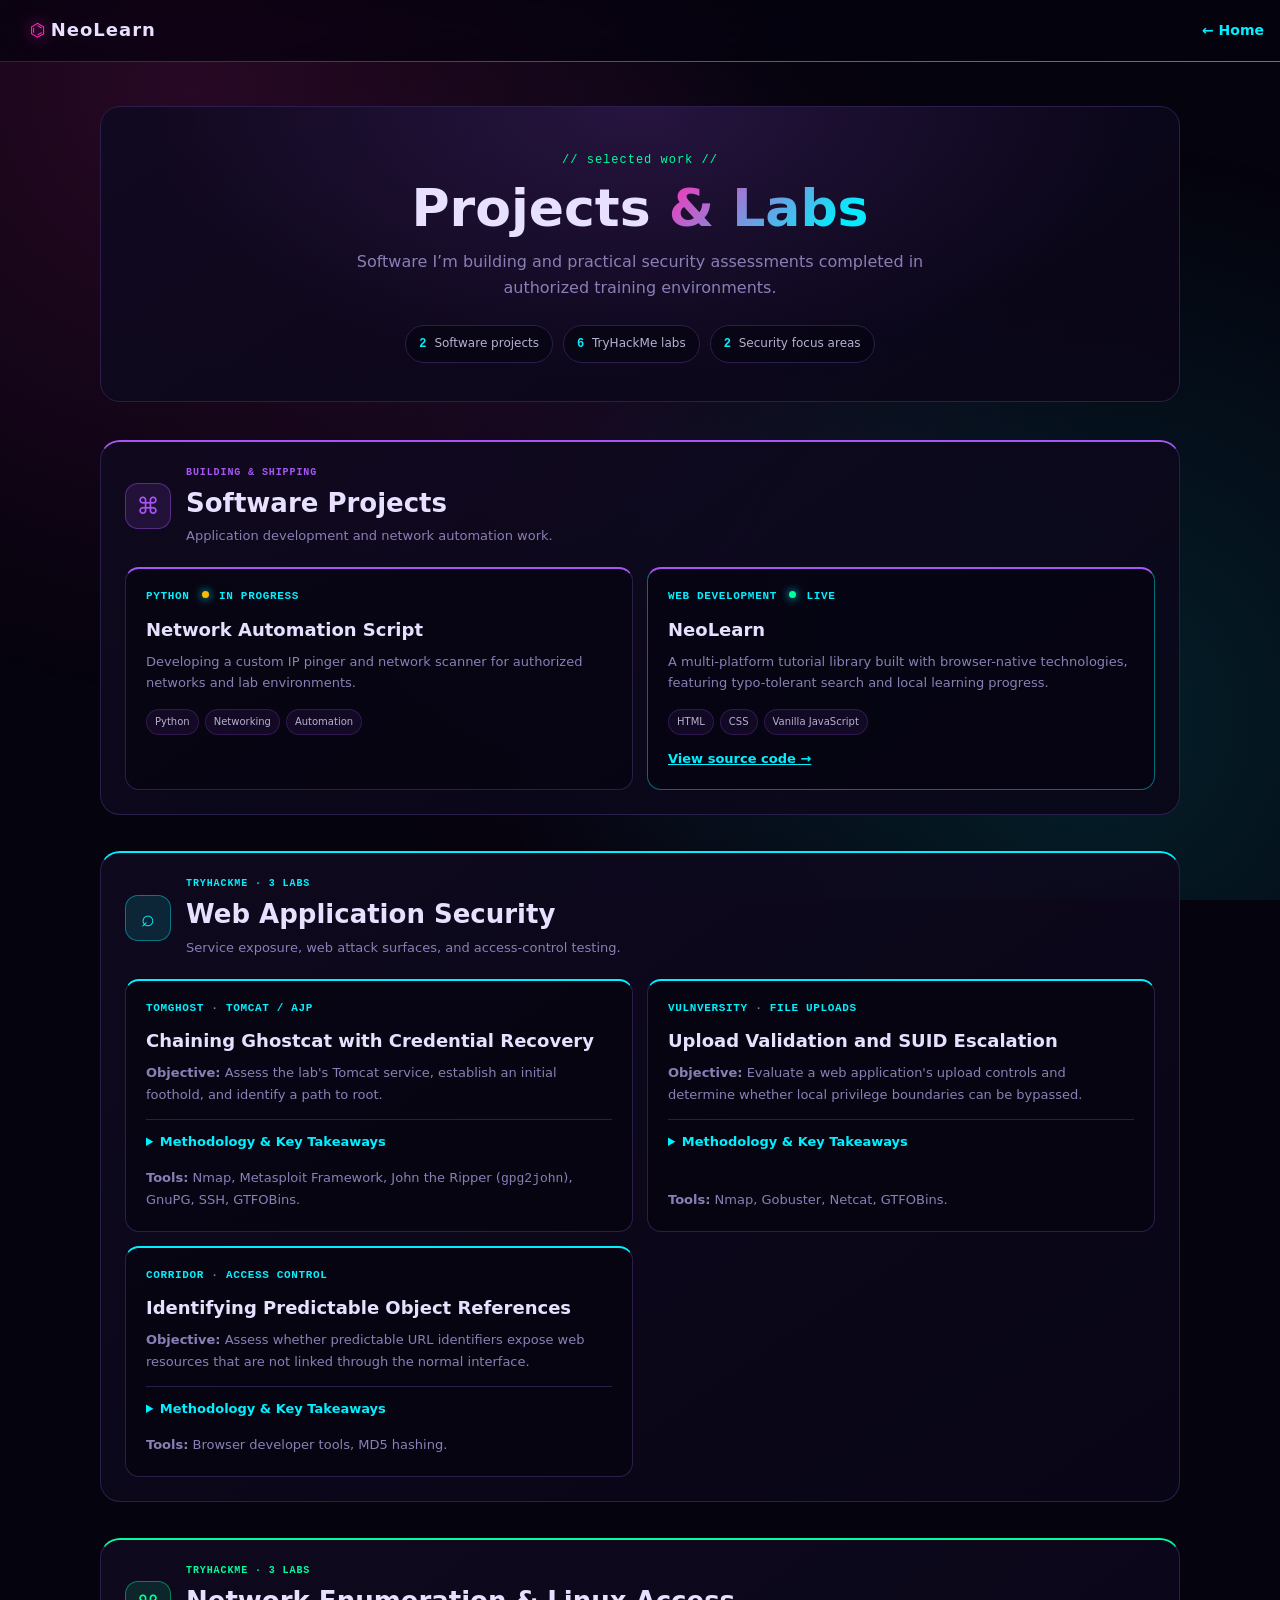
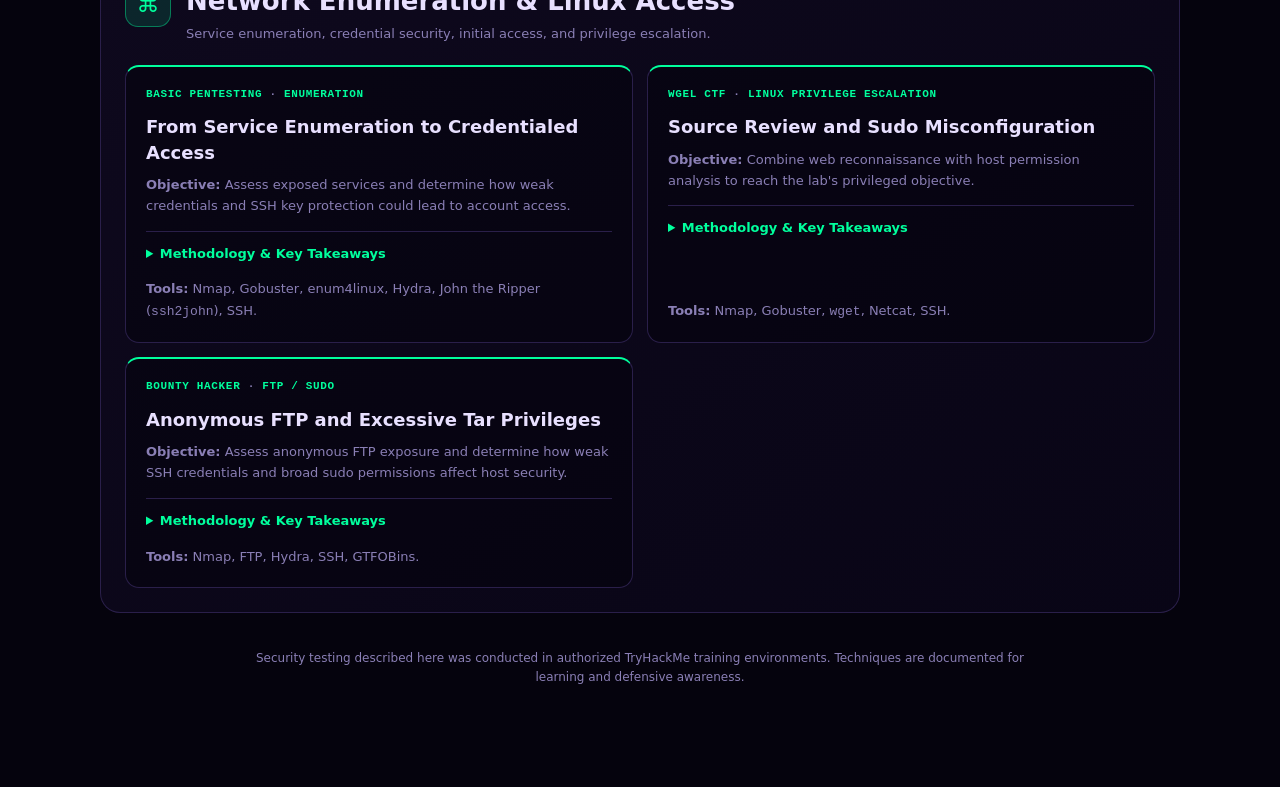
<file: projects.html>
<!DOCTYPE html>
<html lang="en">
<head>
  <meta charset="UTF-8" />
  <meta name="viewport" content="width=device-width, initial-scale=1.0" />
  <title>Projects &amp; Labs — PÏXLĒ</title>
  <meta name="description" content="Explore PÏXLĒ's software projects and hands-on TryHackMe cybersecurity lab write-ups." />
  <meta name="theme-color" content="#05030d" />
  <link rel="icon" type="image/svg+xml" href="data:image/svg+xml,%3Csvg xmlns='http://www.w3.org/2000/svg' viewBox='0 0 32 32'%3E%3Crect width='32' height='32' rx='8' fill='%2305030d'/%3E%3Ccircle cx='16' cy='16' r='9' fill='none' stroke='%23ff2fb9' stroke-width='2.5'/%3E%3Ccircle cx='16' cy='16' r='3.5' fill='%2300f0ff'/%3E%3C/svg%3E" />
  <link rel="stylesheet" href="style.css" />
</head>
<body>
  <header class="topbar">
    <a class="brand projects-brand" href="index.html"><span class="brand-icon">⌬</span> NeoLearn</a>
    <div class="spacer"></div>
    <a class="projects-home-link" href="index.html">← Home</a>
  </header>

  <main class="content portfolio-content">
    <header class="portfolio-header">
      <p class="hero-tag">// selected work //</p>
      <h1>Projects <span class="grad">&amp; Labs</span></h1>
      <p>Software I’m building and practical security assessments completed in authorized training environments.</p>
      <div class="portfolio-stats" aria-label="Portfolio overview">
        <span><strong>2</strong> Software projects</span>
        <span><strong>6</strong> TryHackMe labs</span>
        <span><strong>2</strong> Security focus areas</span>
      </div>
    </header>

    <section class="portfolio-group portfolio-group-projects" aria-labelledby="softwareTitle">
      <div class="portfolio-group-heading">
        <span class="portfolio-section-icon" aria-hidden="true">⌘</span>
        <div>
          <p class="portfolio-eyebrow">BUILDING &amp; SHIPPING</p>
          <h2 id="softwareTitle">Software Projects</h2>
          <p>Application development and network automation work.</p>
        </div>
      </div>
      <div class="project-grid">
        <article class="project-card project-card-software">
          <span class="project-label">Python <span class="status-dot"></span> In progress</span>
          <h3>Network Automation Script</h3>
          <p>Developing a custom IP pinger and network scanner for authorized networks and lab environments.</p>
          <div class="project-tags" aria-label="Project areas">
            <span>Python</span><span>Networking</span><span>Automation</span>
          </div>
        </article>
        <article class="project-card project-card-software project-card-featured">
          <span class="project-label">Web development <span class="status-dot status-live"></span> Live</span>
          <h3>NeoLearn</h3>
          <p>A multi-platform tutorial library built with browser-native technologies, featuring typo-tolerant search and local learning progress.</p>
          <div class="project-tags" aria-label="Technologies">
            <span>HTML</span><span>CSS</span><span>Vanilla JavaScript</span>
          </div>
          <a href="https://github.com/pixle-ui/neolearn" target="_blank" rel="noopener noreferrer">View source code →</a>
        </article>
      </div>
    </section>

    <section class="portfolio-group portfolio-group-web" aria-labelledby="webLabsTitle">
      <div class="portfolio-group-heading">
        <span class="portfolio-section-icon" aria-hidden="true">⌕</span>
        <div>
          <p class="portfolio-eyebrow">TRYHACKME · 3 LABS</p>
          <h2 id="webLabsTitle">Web Application Security</h2>
          <p>Service exposure, web attack surfaces, and access-control testing.</p>
        </div>
      </div>
      <div class="project-grid">
        <article class="project-card project-card-lab project-card-web">
          <span class="project-label">Tomghost <span class="project-label-divider">·</span> Tomcat / AJP</span>
          <h3>Chaining Ghostcat with Credential Recovery</h3>
          <p><strong>Objective:</strong> Assess the lab's Tomcat service, establish an initial foothold, and identify a path to root.</p>
          <details class="project-methodology">
            <summary>Methodology &amp; Key Takeaways</summary>
            <ul>
              <li><strong>Reconnaissance:</strong> Used Nmap to map exposed services and identify the Tomcat/AJP attack surface.</li>
              <li><strong>Exploitation:</strong> Validated the Ghostcat (CVE-2020-1938) file-read exposure in the authorized lab and used disclosed credentials for SSH access.</li>
              <li><strong>Credential recovery:</strong> Cracked a PGP key passphrase to decrypt a credential file and move laterally to a second user.</li>
              <li><strong>Privilege escalation:</strong> Abused an unsafe sudo permission for <code>zip</code>, applying the relevant GTFOBins technique to validate root-level impact.</li>
            </ul>
          </details>
          <p class="project-tools"><strong>Tools:</strong> Nmap, Metasploit Framework, John the Ripper (<code>gpg2john</code>), GnuPG, SSH, GTFOBins.</p>
        </article>
        <article class="project-card project-card-lab project-card-web">
          <span class="project-label">Vulnversity <span class="project-label-divider">·</span> File uploads</span>
          <h3>Upload Validation and SUID Escalation</h3>
          <p><strong>Objective:</strong> Evaluate a web application's upload controls and determine whether local privilege boundaries can be bypassed.</p>
          <details class="project-methodology">
            <summary>Methodology &amp; Key Takeaways</summary>
            <ul>
              <li><strong>Reconnaissance:</strong> Used Nmap to identify exposed services and Gobuster to discover web application paths.</li>
              <li><strong>Exploitation:</strong> Assessed extension-based upload filtering and demonstrated why superficial file-name checks are insufficient.</li>
              <li><strong>Initial access:</strong> In the isolated lab, used an accepted server-side script extension to obtain a remote shell and confirm the access level.</li>
              <li><strong>Privilege escalation:</strong> Audited SUID programs, identified <code>systemctl</code> as an escalation path, and used the relevant GTFOBins technique to validate root-level impact.</li>
            </ul>
          </details>
          <p class="project-tools"><strong>Tools:</strong> Nmap, Gobuster, Netcat, GTFOBins.</p>
        </article>
        <article class="project-card project-card-lab project-card-web">
          <span class="project-label">Corridor <span class="project-label-divider">·</span> Access control</span>
          <h3>Identifying Predictable Object References</h3>
          <p><strong>Objective:</strong> Assess whether predictable URL identifiers expose web resources that are not linked through the normal interface.</p>
          <details class="project-methodology">
            <summary>Methodology &amp; Key Takeaways</summary>
            <ul>
              <li><strong>Reconnaissance:</strong> Inspected application navigation and URL patterns, noting the consistent format of resource identifiers.</li>
              <li><strong>Enumeration:</strong> Determined that the identifiers were MD5 hashes of sequential numeric values.</li>
              <li><strong>Access-control testing:</strong> Manipulated an identifier to test for an insecure direct object reference (IDOR) and access to an unlinked lab resource.</li>
              <li><strong>Key takeaway:</strong> Confirmed that opaque or hashed identifiers do not replace server-side authorization checks.</li>
            </ul>
          </details>
          <p class="project-tools"><strong>Tools:</strong> Browser developer tools, MD5 hashing.</p>
        </article>
      </div>
    </section>

    <section class="portfolio-group portfolio-group-system" aria-labelledby="systemLabsTitle">
      <div class="portfolio-group-heading">
        <span class="portfolio-section-icon" aria-hidden="true">⌘</span>
        <div>
          <p class="portfolio-eyebrow">TRYHACKME · 3 LABS</p>
          <h2 id="systemLabsTitle">Network Enumeration &amp; Linux Access</h2>
          <p>Service enumeration, credential security, initial access, and privilege escalation.</p>
        </div>
      </div>
      <div class="project-grid">
        <article class="project-card project-card-lab project-card-system">
          <span class="project-label">Basic Pentesting <span class="project-label-divider">·</span> Enumeration</span>
          <h3>From Service Enumeration to Credentialed Access</h3>
          <p><strong>Objective:</strong> Assess exposed services and determine how weak credentials and SSH key protection could lead to account access.</p>
          <details class="project-methodology">
            <summary>Methodology &amp; Key Takeaways</summary>
            <ul>
              <li><strong>Reconnaissance and enumeration:</strong> Used Nmap and enum4linux to map services and identify SMB user information.</li>
              <li><strong>Web assessment:</strong> Enumerated web paths with Gobuster and reviewed discovered content for clues about weak credential practices.</li>
              <li><strong>Initial access:</strong> In the lab, tested SSH credential strength with Hydra and examined a private key associated with another user.</li>
              <li><strong>Credential recovery:</strong> Cracked the SSH key passphrase with John the Ripper and used the recovered access to complete the lab objectives.</li>
            </ul>
          </details>
          <p class="project-tools"><strong>Tools:</strong> Nmap, Gobuster, enum4linux, Hydra, John the Ripper (<code>ssh2john</code>), SSH.</p>
        </article>
        <article class="project-card project-card-lab project-card-system">
          <span class="project-label">Wgel CTF <span class="project-label-divider">·</span> Linux privilege escalation</span>
          <h3>Source Review and Sudo Misconfiguration</h3>
          <p><strong>Objective:</strong> Combine web reconnaissance with host permission analysis to reach the lab's privileged objective.</p>
          <details class="project-methodology">
            <summary>Methodology &amp; Key Takeaways</summary>
            <ul>
              <li><strong>Reconnaissance:</strong> Scanned services with Nmap and inspected HTML source for user-identifying information.</li>
              <li><strong>Web enumeration:</strong> Used Gobuster to locate an exposed SSH-related directory and assess the risk of publishing private authentication material.</li>
              <li><strong>Initial access:</strong> Retrieved the lab's exposed RSA key and used it to authenticate over SSH.</li>
              <li><strong>Privilege escalation:</strong> Identified unrestricted sudo use of <code>wget</code> and demonstrated its impact against protected lab data.</li>
            </ul>
          </details>
          <p class="project-tools"><strong>Tools:</strong> Nmap, Gobuster, <code>wget</code>, Netcat, SSH.</p>
        </article>
        <article class="project-card project-card-lab project-card-system">
          <span class="project-label">Bounty Hacker <span class="project-label-divider">·</span> FTP / sudo</span>
          <h3>Anonymous FTP and Excessive Tar Privileges</h3>
          <p><strong>Objective:</strong> Assess anonymous FTP exposure and determine how weak SSH credentials and broad sudo permissions affect host security.</p>
          <details class="project-methodology">
            <summary>Methodology &amp; Key Takeaways</summary>
            <ul>
              <li><strong>Reconnaissance:</strong> Used Nmap to identify FTP and SSH services and verified anonymous access to the lab FTP server.</li>
              <li><strong>Exposure assessment:</strong> Reviewed accessible task materials and evaluated the risks of distributing account and password-related information.</li>
              <li><strong>Initial access:</strong> Evaluated SSH credential strength in the authorized environment with Hydra to obtain a lab account.</li>
              <li><strong>Privilege escalation:</strong> Identified excessive sudo permission for <code>tar</code> and applied the corresponding GTFOBins technique to validate root-level impact.</li>
            </ul>
          </details>
          <p class="project-tools"><strong>Tools:</strong> Nmap, FTP, Hydra, SSH, GTFOBins.</p>
        </article>
      </div>
    </section>

    <p class="portfolio-disclaimer">Security testing described here was conducted in authorized TryHackMe training environments. Techniques are documented for learning and defensive awareness.</p>
  </main>
</body>
</html>
</file>
<file: style.css>
/* ============================================================
   NEOLEARN v3.0 — Advanced Design System
   ============================================================ */

/* ---------- DESIGN TOKENS ---------- */
:root {
  --bg: #05030d;
  --bg2: #0a0618;
  --bg3: #0f0a1f;
  --panel: #100a20;
  --panel2: #1a1132;
  --border: #2a1f4a;
  --border-light: #3a2a60;

  --text: #e8e0ff;
  --text-dim: #b8b0d0;
  --muted: #8a7fb5;

  --neon-pink: #ff2fb9;
  --neon-cyan: #00f0ff;
  --neon-purple: #a855f7;
  --neon-green: #00ff9d;
  --neon-yellow: #ffbb00;
  --danger: #ff3b6b;

  --radius-sm: 8px;
  --radius: 14px;
  --radius-lg: 20px;
  --radius-xl: 28px;

  --topbar-h: 62px;

  --ease: cubic-bezier(0.4, 0, 0.2, 1);
  --ease-out: cubic-bezier(0.16, 1, 0.3, 1);
  --ease-bounce: cubic-bezier(0.34, 1.56, 0.64, 1);
}

/* ---------- RESET ---------- */
*, *::before, *::after {
  margin: 0;
  padding: 0;
  box-sizing: border-box;
}

:focus-visible {
  outline: 2px solid var(--neon-cyan);
  outline-offset: 3px;
}

.skip-link {
  position: fixed;
  top: 8px;
  left: 8px;
  z-index: 600;
  padding: 10px 14px;
  color: #05030d;
  background: var(--neon-cyan);
  border-radius: var(--radius-sm);
  font-weight: 700;
  text-decoration: none;
  transform: translateY(-160%);
}

.skip-link:focus {
  transform: translateY(0);
}

.sr-only {
  position: absolute;
  width: 1px;
  height: 1px;
  padding: 0;
  margin: -1px;
  overflow: hidden;
  clip: rect(0, 0, 0, 0);
  white-space: nowrap;
  border: 0;
}

html {
  scroll-behavior: smooth;
  -webkit-tap-highlight-color: transparent;
}

body {
  font-family: 'Segoe UI', system-ui, -apple-system, sans-serif;
  background: var(--bg);
  color: var(--text);
  min-height: 100vh;
  padding-top: var(--topbar-h);
  overflow-x: hidden;
  position: relative;
  line-height: 1.6;
  -webkit-font-smoothing: antialiased;
}

/* Ambient background */
body::before {
  content: "";
  position: fixed;
  inset: 0;
  background:
    radial-gradient(circle at 15% 10%, rgba(255,47,185,0.14), transparent 45%),
    radial-gradient(circle at 85% 80%, rgba(0,240,255,0.12), transparent 45%),
    radial-gradient(circle at 50% 50%, rgba(168,85,247,0.08), transparent 60%);
  pointer-events: none;
  z-index: 0;
  animation: bgShift 30s ease-in-out infinite alternate;
}

@keyframes bgShift {
  0%   { transform: scale(1) translate(0, 0); }
  100% { transform: scale(1.15) translate(-2%, 2%); }
}

/* ============================================================
   KEYFRAMES
   ============================================================ */
@keyframes fadeInUp {
  from { opacity: 0; transform: translateY(20px); }
  to   { opacity: 1; transform: translateY(0); }
}

@keyframes fadeIn {
  from { opacity: 0; }
  to   { opacity: 1; }
}

@keyframes slideInLeft {
  from { opacity: 0; transform: translateX(-30px); }
  to   { opacity: 1; transform: translateX(0); }
}

@keyframes slideInRight {
  from { opacity: 0; transform: translateX(30px); }
  to   { opacity: 1; transform: translateX(0); }
}

@keyframes scaleIn {
  from { opacity: 0; transform: scale(0.9); }
  to   { opacity: 1; transform: scale(1); }
}

@keyframes pulseGlow {
  0%, 100% { box-shadow: 0 0 20px rgba(255,47,185,0.4); }
  50%      { box-shadow: 0 0 40px rgba(255,47,185,0.8); }
}

@keyframes shimmer {
  0%   { background-position: -200% 0; }
  100% { background-position: 200% 0; }
}

@keyframes spin {
  to { transform: rotate(360deg); }
}

@keyframes floating {
  0%, 100% { transform: translateY(0); }
  50%      { transform: translateY(-6px); }
}

@keyframes ripple {
  to { transform: scale(4); opacity: 0; }
}

/* ============================================================
   TOP BAR
   ============================================================ */
.topbar {
  position: fixed;
  top: 0; left: 0; right: 0;
  height: var(--topbar-h);
  background: rgba(5, 3, 13, 0.75);
  backdrop-filter: blur(20px) saturate(180%);
  -webkit-backdrop-filter: blur(20px) saturate(180%);
  border-bottom: 1px solid var(--border);
  display: flex;
  align-items: center;
  padding: 0 16px;
  z-index: 100;
  animation: slideInLeft 0.6s var(--ease-out);
}

.topbar::after {
  content: "";
  position: absolute;
  bottom: -1px; left: 0; right: 0;
  height: 1px;
  background: linear-gradient(90deg, transparent, var(--neon-pink), var(--neon-cyan), transparent);
  opacity: 0.7;
  animation: shimmer 6s linear infinite;
  background-size: 200% 100%;
}

.menu-btn {
  background: rgba(255,255,255,0.03);
  border: 1px solid var(--border);
  color: var(--neon-cyan);
  font-size: 18px;
  cursor: pointer;
  padding: 8px 14px;
  border-radius: var(--radius-sm);
  transition: all 0.3s var(--ease);
  position: relative;
  overflow: hidden;
}

.menu-btn:hover {
  border-color: var(--neon-cyan);
  box-shadow: 0 0 20px rgba(0,240,255,0.5);
  transform: translateY(-1px);
}

.menu-btn:active { transform: scale(0.95); }

.brand {
  font-size: 18px;
  font-weight: 800;
  margin-left: 14px;
  letter-spacing: 1px;
  display: flex;
  align-items: center;
  gap: 4px;
}

.projects-brand {
  color: var(--text);
  text-decoration: none;
}

.projects-home-link {
  color: var(--neon-cyan);
  font-size: 14px;
  font-weight: 700;
  text-decoration: none;
}

.projects-home-link:hover,
.projects-home-link:focus-visible {
  color: var(--text);
}

.brand-icon {
  color: var(--neon-pink);
  text-shadow: 0 0 15px var(--neon-pink);
  animation: pulseGlow 3s ease-in-out infinite;
  display: inline-block;
}

.spacer { flex: 1; }

.version {
  color: var(--muted);
  font-size: 11px;
  font-family: monospace;
  padding: 3px 10px;
  background: rgba(255,255,255,0.03);
  border-radius: 50px;
  border: 1px solid var(--border);
}

/* ============================================================
   SIDEBAR
   ============================================================ */
.sidebar {
  position: fixed;
  top: 0; left: 0;
  width: 300px;
  height: 100vh;
  background: linear-gradient(180deg, var(--panel), var(--bg2));
  border-right: 1px solid var(--border);
  padding: 20px 14px;
  z-index: 200;
  transform: translateX(-100%);
  transition: transform 0.4s var(--ease-out);
  overflow-y: auto;
  overflow-x: hidden;
  box-shadow: 20px 0 60px rgba(0,0,0,0.6);
}

.sidebar.open { transform: translateX(0); }

.sidebar::-webkit-scrollbar { width: 6px; }
.sidebar::-webkit-scrollbar-track { background: transparent; }
.sidebar::-webkit-scrollbar-thumb { background: var(--border); border-radius: 3px; }
.sidebar::-webkit-scrollbar-thumb:hover { background: var(--border-light); }

.sidebar-header {
  display: flex;
  justify-content: space-between;
  align-items: center;
  padding: 4px 8px 16px;
  font-size: 17px;
  font-weight: 800;
  letter-spacing: 1px;
  border-bottom: 1px solid var(--border);
  margin-bottom: 16px;
  color: var(--text);
}

.close-btn {
  background: none;
  border: none;
  color: var(--muted);
  font-size: 16px;
  cursor: pointer;
  padding: 6px 10px;
  border-radius: var(--radius-sm);
  transition: all 0.25s var(--ease);
}

.close-btn:hover {
  color: var(--danger);
  background: rgba(255,59,107,0.1);
  transform: rotate(90deg);
}

.sidebar-section {
  display: flex;
  justify-content: space-between;
  align-items: center;
  width: calc(100% - 16px);
  padding: 0;
  background: transparent;
  border: 0;
  text-align: left;
  font-family: inherit;
  font-size: 10px;
  letter-spacing: 2px;
  text-transform: uppercase;
  color: var(--neon-cyan);
  margin: 22px 8px 10px;
  opacity: 0.75;
  cursor: pointer;
  user-select: none;
  transition: all 0.25s var(--ease);
}

.sidebar-section:focus-visible {
  outline: 2px solid var(--neon-cyan);
  outline-offset: 3px;
}

.sidebar-section:hover {
  opacity: 1;
  color: var(--neon-pink);
  letter-spacing: 2.5px;
}

.sidebar-section .chev {
  font-size: 9px;
  transition: transform 0.3s var(--ease);
}

.sidebar-section.collapsed .chev { transform: rotate(-90deg); }

.sidebar nav {
  transition: max-height 0.4s var(--ease);
}

.nav-btn {
  display: flex;
  align-items: center;
  width: 100%;
  padding: 11px 12px;
  margin-bottom: 3px;
  background: transparent;
  color: var(--muted);
  border: none;
  border-radius: var(--radius-sm);
  text-align: left;
  font-size: 13px;
  cursor: pointer;
  transition: all 0.25s var(--ease);
  position: relative;
  overflow: hidden;
  font-family: inherit;
}

.portfolio-nav-link {
  color: var(--neon-cyan);
  text-decoration: none;
}

.nav-btn::before {
  content: "";
  position: absolute;
  left: 0; top: 0;
  width: 3px; height: 100%;
  background: linear-gradient(180deg, var(--neon-pink), var(--neon-purple));
  transform: scaleY(0);
  transition: transform 0.3s var(--ease);
}

.nav-btn:hover {
  background: rgba(255,255,255,0.04);
  color: var(--text);
  padding-left: 18px;
}

.nav-btn:hover::before { transform: scaleY(1); }

.nav-btn.active {
  background: linear-gradient(135deg, rgba(255,47,185,0.18), rgba(0,240,255,0.14));
  color: var(--text);
  font-weight: 600;
  box-shadow: inset 0 0 20px rgba(255,47,185,0.08);
}

.nav-btn.active::before { transform: scaleY(1); }

.nav-btn .count {
  margin-left: auto;
  font-size: 10px;
  font-family: monospace;
  color: var(--muted);
  padding: 2px 7px;
  border-radius: 4px;
  background: rgba(255,255,255,0.04);
  transition: all 0.25s var(--ease);
}

.nav-btn.active .count {
  color: #05030d;
  background: var(--neon-cyan);
  font-weight: 700;
}

.nav-btn.tut-link {
  font-size: 12px;
  padding: 8px 12px;
  color: var(--muted);
  white-space: nowrap;
  overflow: hidden;
  text-overflow: ellipsis;
}

.nav-btn.tut-link:hover { color: var(--text); }

.nav-icon {
  width: 16px;
  height: 16px;
  flex-shrink: 0;
  margin-right: 10px;
  color: currentColor;
  transition: all 0.25s var(--ease);
}

#pageNav .nav-btn:hover .nav-icon {
  color: var(--neon-cyan);
  filter: drop-shadow(0 0 6px rgba(0,240,255,0.6));
}

#pageNav .nav-btn.active .nav-icon {
  color: var(--neon-cyan);
  filter: drop-shadow(0 0 8px rgba(0,240,255,0.8));
}

/* Side search */
.side-search {
  width: 100%;
  padding: 9px 12px;
  background: rgba(255,255,255,0.03);
  border: 1px solid var(--border);
  border-radius: var(--radius-sm);
  color: var(--text);
  font-size: 12px;
  margin-bottom: 8px;
  outline: none;
  transition: all 0.25s var(--ease);
  font-family: inherit;
}

.side-search:focus {
  border-color: var(--neon-cyan);
  box-shadow: 0 0 0 3px rgba(0,240,255,0.1);
}

.side-search::placeholder { color: var(--muted); }

/* ============================================================
   OVERLAY
   ============================================================ */
.overlay {
  position: fixed;
  inset: 0;
  background: rgba(0, 0, 0, 0.75);
  backdrop-filter: blur(6px);
  -webkit-backdrop-filter: blur(6px);
  opacity: 0;
  pointer-events: none;
  transition: opacity 0.35s var(--ease);
  z-index: 150;
}

.overlay.show { opacity: 1; pointer-events: auto; }

/* ============================================================
   CONTENT + PAGES
   ============================================================ */
.content {
  max-width: 1000px;
  margin: 0 auto;
  padding: 30px 20px 80px;
  position: relative;
  z-index: 1;
}

.page { display: none; }

.page.active {
  display: block;
  animation: fadeInUp 0.5s var(--ease-out);
}

/* ============================================================
   PLATFORM BAR
   ============================================================ */
.platform-bar {
  display: flex;
  align-items: center;
  gap: 10px;
  padding: 8px 14px;
  margin-bottom: 22px;
  background: rgba(16, 10, 32, 0.7);
  backdrop-filter: blur(20px);
  -webkit-backdrop-filter: blur(20px);
  border: 1px solid var(--border);
  border-radius: var(--radius);
  position: sticky;
  top: calc(var(--topbar-h) + 6px);
  z-index: 50;
  transition: all 0.4s var(--ease);
  overflow-x: auto;
  scrollbar-width: none;
  animation: fadeInUp 0.5s var(--ease-out);
}

.platform-bar::-webkit-scrollbar { display: none; }

.platform-bar.stuck {
  box-shadow: 0 10px 40px rgba(0, 0, 0, 0.7), 0 0 0 1px rgba(168, 85, 247, 0.3);
  border-color: rgba(168, 85, 247, 0.5);
  background: rgba(16, 10, 32, 0.92);
}

.platform-label {
  font-family: monospace;
  font-size: 10px;
  letter-spacing: 1.5px;
  text-transform: uppercase;
  color: var(--neon-cyan);
  white-space: nowrap;
  font-weight: 700;
  flex-shrink: 0;
}

.platform-btns {
  display: flex;
  gap: 6px;
  flex: 1;
}

.plat-btn {
  display: inline-flex;
  align-items: center;
  gap: 6px;
  padding: 7px 12px;
  background: transparent;
  color: var(--muted);
  border: 1px solid var(--border);
  border-radius: var(--radius-sm);
  font-size: 12px;
  font-weight: 600;
  cursor: pointer;
  transition: all 0.25s var(--ease);
  white-space: nowrap;
  flex-shrink: 0;
  font-family: inherit;
  position: relative;
  overflow: hidden;
}

.plat-btn svg {
  width: 14px;
  height: 14px;
  flex-shrink: 0;
  transition: transform 0.3s var(--ease-bounce);
}

.plat-btn:hover {
  color: var(--text);
  border-color: rgba(168, 85, 247, 0.6);
  background: rgba(168, 85, 247, 0.08);
  transform: translateY(-1px);
}

.plat-btn:hover svg { transform: scale(1.15) rotate(5deg); }

.plat-btn:focus-visible {
  outline: 2px solid var(--neon-cyan);
  outline-offset: 3px;
}

.plat-btn.active {
  background: linear-gradient(135deg, var(--neon-cyan), var(--neon-purple));
  color: #05030d;
  border-color: transparent;
  font-weight: 800;
  box-shadow: 0 4px 20px rgba(0, 240, 255, 0.4), 0 0 30px rgba(168,85,247,0.3);
  transform: translateY(-1px);
}

.plat-btn.active svg { color: #05030d; }

/* Hide top bar in tutorial */
body.on-tutorial .platform-bar { display: none !important; }

/* ============================================================
   HERO
   ============================================================ */
.hero {
  text-align: center;
  padding: 40px 10px 30px;
  animation: fadeInUp 0.7s var(--ease-out);
}

.hero-tag {
  display: inline-block;
  font-family: monospace;
  font-size: 12px;
  color: var(--neon-green);
  margin-bottom: 16px;
  letter-spacing: 1px;
  animation: fadeIn 0.8s var(--ease-out);
}

.hero h1 {
  font-size: 48px;
  line-height: 1.1;
  margin-bottom: 18px;
  letter-spacing: -1.5px;
  font-weight: 900;
  animation: fadeInUp 0.8s var(--ease-out) 0.1s backwards;
}

.grad {
  background: linear-gradient(135deg, var(--neon-pink), var(--neon-cyan), var(--neon-purple), var(--neon-pink));
  background-size: 300% 100%;
  -webkit-background-clip: text;
  background-clip: text;
  color: transparent;
  animation: gradShift 8s ease-in-out infinite;
}

@keyframes gradShift {
  0%, 100% { background-position: 0% 50%; }
  50%      { background-position: 100% 50%; }
}

.hero p {
  color: var(--muted);
  font-size: 16px;
  margin-bottom: 28px;
  animation: fadeInUp 0.8s var(--ease-out) 0.2s backwards;
}

/* ============================================================
   SEARCH
   ============================================================ */
.search-wrap {
  max-width: 500px;
  margin: 0 auto;
  position: relative;
  animation: fadeInUp 0.8s var(--ease-out) 0.3s backwards;
}

.search-icon {
  position: absolute;
  top: 50%;
  left: 16px;
  z-index: 1;
  color: var(--neon-cyan);
  font-size: 23px;
  line-height: 1;
  transform: translateY(-55%);
  pointer-events: none;
}

.search-wrap input {
  width: 100%;
  padding: 14px 18px 14px 48px;
  background: var(--panel);
  border: 1px solid var(--border);
  border-radius: var(--radius);
  color: var(--text);
  font-size: 15px;
  outline: none;
  transition: all 0.3s var(--ease);
  font-family: inherit;
}

.search-wrap input:focus {
  border-color: var(--neon-cyan);
  box-shadow: 0 0 0 4px rgba(0, 240, 255, 0.12), 0 0 30px rgba(0, 240, 255, 0.25);
  transform: translateY(-2px);
}

.search-wrap input::placeholder { color: var(--muted); }

.search-status {
  min-height: 20px;
  margin: 0 2px 4px;
  color: var(--muted);
  font: 11px/1.5 monospace;
}

/* ============================================================
   FILTER CHIPS
   ============================================================ */
.filter-chips {
  display: flex;
  flex-wrap: wrap;
  gap: 8px;
  justify-content: center;
  margin: 26px 0;
  animation: fadeInUp 0.8s var(--ease-out) 0.35s backwards;
}

.chip {
  padding: 8px 16px;
  border-radius: 50px;
  background: var(--panel);
  border: 1px solid var(--border);
  color: var(--muted);
  font-size: 13px;
  cursor: pointer;
  transition: all 0.3s var(--ease);
  font-family: inherit;
  position: relative;
  overflow: hidden;
}

.chip::before {
  content: "";
  position: absolute;
  inset: 0;
  background: linear-gradient(135deg, var(--neon-pink), var(--neon-purple));
  opacity: 0;
  transition: opacity 0.3s var(--ease);
  z-index: -1;
}

.chip:hover {
  color: var(--text);
  border-color: var(--neon-purple);
  transform: translateY(-2px);
  box-shadow: 0 6px 20px rgba(168,85,247,0.25);
}

.chip.active {
  background: linear-gradient(135deg, var(--neon-pink), var(--neon-purple));
  color: white;
  border-color: transparent;
  box-shadow: 0 6px 25px rgba(255, 47, 185, 0.5), 0 0 40px rgba(255,47,185,0.3);
  transform: translateY(-2px);
}

/* ============================================================
   TUTORIAL GRID
   ============================================================ */
.tutorial-grid {
  display: grid;
  grid-template-columns: repeat(auto-fill, minmax(280px, 1fr));
  gap: 18px;
  margin-top: 20px;
}

.tut-card {
  background: linear-gradient(160deg, var(--panel), var(--bg2));
  border: 1px solid var(--border);
  border-radius: var(--radius-lg);
  padding: 22px 20px;
  cursor: pointer;
  transition: all 0.4s var(--ease-out);
  position: relative;
  overflow: hidden;
  animation: fadeInUp 0.5s var(--ease-out) backwards;
}

.tut-card:nth-child(1) { animation-delay: 0.05s; }
.tut-card:nth-child(2) { animation-delay: 0.1s; }
.tut-card:nth-child(3) { animation-delay: 0.15s; }
.tut-card:nth-child(4) { animation-delay: 0.2s; }
.tut-card:nth-child(5) { animation-delay: 0.25s; }
.tut-card:nth-child(6) { animation-delay: 0.3s; }
.tut-card:nth-child(n+7) { animation-delay: 0.35s; }

.tut-card::before {
  content: "";
  position: absolute;
  top: 0; left: 0; right: 0;
  height: 2px;
  background: linear-gradient(90deg, var(--neon-pink), var(--neon-cyan), var(--neon-purple));
  background-size: 200% 100%;
  opacity: 0;
  transition: opacity 0.3s var(--ease);
  animation: shimmer 3s linear infinite;
}

.tut-card::after {
  content: "";
  position: absolute;
  inset: 0;
  background: radial-gradient(circle at var(--x, 50%) var(--y, 50%), rgba(255,47,185,0.15), transparent 40%);
  opacity: 0;
  transition: opacity 0.4s var(--ease);
  pointer-events: none;
}

.tut-card:hover {
  transform: translateY(-8px) scale(1.01);
  border-color: rgba(168, 85, 247, 0.6);
  box-shadow: 0 25px 60px rgba(168, 85, 247, 0.3), 0 0 0 1px rgba(255,47,185,0.2);
}

.tut-card:focus-within {
  border-color: rgba(0, 240, 255, 0.65);
}

.tut-card:hover::before { opacity: 1; }
.tut-card:hover::after { opacity: 1; }

.tut-card:active { transform: translateY(-4px) scale(0.99); }

.tut-cat {
  display: inline-block;
  font-family: monospace;
  font-size: 10px;
  letter-spacing: 1.5px;
  text-transform: uppercase;
  padding: 4px 10px;
  border-radius: 50px;
  background: rgba(255, 47, 185, 0.12);
  color: var(--neon-pink);
  margin-bottom: 14px;
  transition: all 0.3s var(--ease);
}

.tut-card:hover .tut-cat {
  background: rgba(255, 47, 185, 0.2);
  box-shadow: 0 0 15px rgba(255, 47, 185, 0.4);
}

.tut-card h3 {
  font-size: 17px;
  margin-bottom: 8px;
  line-height: 1.3;
  color: var(--text);
  transition: color 0.3s var(--ease);
}

.tut-open {
  color: inherit;
  background: transparent;
  border: 0;
  font: inherit;
  text-align: left;
  cursor: pointer;
}

.tut-open:hover,
.tut-open:focus-visible {
  color: var(--neon-cyan);
}

.tut-card:hover h3 { color: var(--neon-cyan); }

.tut-card p {
  font-size: 13px;
  color: var(--muted);
  line-height: 1.5;
  margin-bottom: 14px;
}

.tut-meta {
  display: flex;
  gap: 14px;
  font-size: 11px;
  color: var(--muted);
  font-family: monospace;
  padding-top: 12px;
  border-top: 1px solid var(--border);
  flex-wrap: wrap;
}

.tut-meta span { display: flex; align-items: center; gap: 4px; }

.diff {
  padding: 2px 8px;
  border-radius: 4px;
  font-size: 10px;
  text-transform: uppercase;
  letter-spacing: 0.5px;
  font-weight: 700;
}
.diff.beginner { background: rgba(0,255,157,0.15); color: var(--neon-green); }
.diff.intermediate { background: rgba(0,240,255,0.15); color: var(--neon-cyan); }
.diff.advanced { background: rgba(255,59,107,0.15); color: var(--danger); }

/* Favorites button */
.fav-btn {
  position: absolute;
  top: 12px;
  right: 12px;
  width: 34px;
  height: 34px;
  display: flex;
  align-items: center;
  justify-content: center;
  background: rgba(255, 255, 255, 0.05);
  border: 1px solid var(--border);
  border-radius: 50%;
  color: var(--muted);
  font-size: 16px;
  cursor: pointer;
  transition: all 0.3s var(--ease-bounce);
  z-index: 5;
  padding: 0;
  line-height: 1;
}

.fav-btn:hover {
  color: var(--neon-pink);
  border-color: var(--neon-pink);
  transform: scale(1.15) rotate(15deg);
}

.fav-btn.on {
  color: #ffd700;
  border-color: #ffd700;
  background: rgba(255, 215, 0, 0.12);
  box-shadow: 0 0 20px rgba(255, 215, 0, 0.6);
  animation: scaleIn 0.4s var(--ease-bounce);
}

/* Platform badges on cards */
.plat-badges {
  display: flex;
  gap: 5px;
  margin-bottom: 10px;
  align-items: center;
}

.plat-badge {
  display: inline-flex;
  align-items: center;
  justify-content: center;
  width: 22px;
  height: 22px;
  border-radius: 6px;
  background: rgba(255, 255, 255, 0.03);
  color: rgba(138, 127, 181, 0.35);
  border: 1px solid rgba(42, 31, 74, 0.6);
  opacity: 0.4;
  transition: all 0.3s var(--ease);
}

.plat-badge svg { width: 12px; height: 12px; }

.plat-badge.on {
  opacity: 1;
  color: var(--neon-cyan);
  border-color: rgba(0, 240, 255, 0.45);
  background: rgba(0, 240, 255, 0.08);
}

.tut-card:hover .plat-badge.on {
  box-shadow: 0 0 10px rgba(0,240,255,0.4);
}

/* ============================================================
   BACK BUTTON
   ============================================================ */
.back-btn {
  background: var(--panel);
  color: var(--muted);
  border: 1px solid var(--border);
  padding: 8px 16px;
  border-radius: var(--radius-sm);
  cursor: pointer;
  font-size: 13px;
  margin-bottom: 24px;
  transition: all 0.25s var(--ease);
  font-family: inherit;
  animation: slideInLeft 0.4s var(--ease-out);
}

.back-btn:hover {
  color: var(--neon-cyan);
  border-color: var(--neon-cyan);
  box-shadow: 0 0 20px rgba(0,240,255,0.4);
  transform: translateX(-4px);
}

/* ============================================================
   TUTORIAL HEADER
   ============================================================ */
.tut-header {
  margin-bottom: 26px;
  padding: 26px 24px;
  background: linear-gradient(160deg, rgba(255,47,185,0.08), rgba(0,240,255,0.05));
  border: 1px solid var(--border);
  border-radius: var(--radius-lg);
  position: relative;
  overflow: hidden;
  animation: fadeInUp 0.5s var(--ease-out);
}

.tut-header::after {
  content: "";
  position: absolute;
  top: -50%; right: -20%;
  width: 300px; height: 300px;
  background: radial-gradient(circle, rgba(255,47,185,0.25), transparent 70%);
  pointer-events: none;
  animation: floating 6s ease-in-out infinite;
}

.tut-header h1 {
  font-size: 30px;
  line-height: 1.15;
  margin: 14px 0 14px;
  letter-spacing: -0.5px;
  position: relative;
  animation: fadeInUp 0.5s var(--ease-out) 0.1s backwards;
}

.tut-header .intro {
  color: var(--text-dim);
  font-size: 15px;
  line-height: 1.7;
  position: relative;
  animation: fadeInUp 0.5s var(--ease-out) 0.15s backwards;
}

.tut-tags {
  display: flex;
  flex-wrap: wrap;
  gap: 8px;
  margin-top: 16px;
  position: relative;
  animation: fadeInUp 0.5s var(--ease-out) 0.2s backwards;
}

.tag {
  font-family: monospace;
  font-size: 11px;
  padding: 4px 10px;
  border-radius: 6px;
  background: var(--panel2);
  color: var(--neon-cyan);
  border: 1px solid var(--border);
}

.current-plat {
  display: inline-flex;
  align-items: center;
  gap: 6px;
  font-family: monospace;
  font-size: 12px;
  padding: 6px 14px;
  border-radius: 50px;
  background: rgba(0, 240, 255, 0.08);
  border: 1px solid var(--neon-cyan);
  color: var(--neon-cyan);
  margin-bottom: 18px;
  font-weight: 700;
  letter-spacing: 0.5px;
  position: relative;
}

/* Share button */
.share-btn {
  display: inline-flex;
  align-items: center;
  gap: 6px;
  padding: 6px 14px;
  background: rgba(0, 240, 255, 0.08);
  border: 1px solid rgba(0, 240, 255, 0.35);
  color: var(--neon-cyan);
  border-radius: 50px;
  font-size: 12px;
  font-family: monospace;
  font-weight: 700;
  cursor: pointer;
  margin: 8px 0 14px;
  transition: all 0.25s var(--ease);
  font-family: monospace;
}

.share-btn:hover {
  background: rgba(0, 240, 255, 0.18);
  box-shadow: 0 0 20px rgba(0, 240, 255, 0.5);
  transform: translateY(-1px);
}

/* What you'll learn list */
.learn-list {
  margin: 20px 0 8px;
  padding: 16px 20px;
  background: rgba(0, 0, 0, 0.25);
  border-radius: var(--radius);
  border: 1px solid var(--border);
  position: relative;
  animation: fadeInUp 0.5s var(--ease-out) 0.25s backwards;
}

.learn-list-title {
  font-family: monospace;
  font-size: 11px;
  letter-spacing: 1.5px;
  text-transform: uppercase;
  color: var(--neon-green);
  margin-bottom: 10px;
  font-weight: 700;
}

.learn-list ul {
  margin: 0;
  padding-left: 20px;
  color: var(--text);
  font-size: 14px;
  line-height: 1.9;
}

.learn-list ul li::marker { color: var(--neon-pink); font-weight: 900; }

/* ============================================================
   IN-TUTORIAL PLATFORM PICKER
   ============================================================ */
.detail-platform-picker {
  margin-bottom: 20px;
  padding: 14px 16px;
  background: linear-gradient(135deg, rgba(168, 85, 247, 0.08), rgba(255, 47, 185, 0.05));
  border: 1px solid rgba(168, 85, 247, 0.35);
  border-radius: var(--radius);
  animation: fadeInUp 0.5s var(--ease-out) 0.15s backwards;
}

.detail-plat-label {
  display: block;
  font-family: monospace;
  font-size: 10px;
  letter-spacing: 1.5px;
  text-transform: uppercase;
  color: var(--neon-purple);
  margin-bottom: 10px;
  font-weight: 700;
}

.detail-plat-btns {
  display: flex;
  gap: 6px;
  flex-wrap: wrap;
}

.detail-plat-btn {
  display: inline-flex;
  align-items: center;
  gap: 6px;
  padding: 6px 12px;
  background: rgba(0, 0, 0, 0.3);
  border: 1px solid var(--border);
  color: var(--muted);
  border-radius: 50px;
  font-size: 12px;
  font-weight: 600;
  cursor: pointer;
  transition: all 0.25s var(--ease);
  font-family: inherit;
}

.detail-plat-btn svg { width: 12px; height: 12px; }

.detail-plat-btn:hover {
  color: var(--text);
  border-color: var(--neon-purple);
  transform: translateY(-1px);
}

.detail-plat-btn.active {
  background: linear-gradient(135deg, var(--neon-purple), var(--neon-pink));
  color: white;
  border-color: transparent;
  box-shadow: 0 0 20px rgba(255, 47, 185, 0.5);
}

/* ============================================================
   PROGRESS BAR
   ============================================================ */
.tut-progress {
  margin: 18px 0 24px;
  padding: 14px 16px;
  background: rgba(0, 255, 157, 0.05);
  border: 1px solid rgba(0, 255, 157, 0.25);
  border-radius: var(--radius);
  animation: fadeInUp 0.5s var(--ease-out) 0.2s backwards;
}

.tut-progress-label {
  display: flex;
  justify-content: space-between;
  font-family: monospace;
  font-size: 12px;
  color: var(--neon-green);
  margin-bottom: 8px;
  letter-spacing: 0.5px;
  font-weight: 700;
}

.tut-progress-bar {
  height: 6px;
  background: rgba(0, 0, 0, 0.4);
  border-radius: 50px;
  overflow: hidden;
  position: relative;
}

.tut-progress-fill {
  height: 100%;
  width: 0%;
  background: linear-gradient(90deg, var(--neon-green), var(--neon-cyan), var(--neon-green));
  background-size: 200% 100%;
  border-radius: 50px;
  transition: width 0.6s var(--ease-out);
  box-shadow: 0 0 15px rgba(0, 255, 157, 0.8);
  animation: shimmer 3s linear infinite;
}

/* ============================================================
   STEPS
   ============================================================ */
.step {
  background: linear-gradient(160deg, var(--panel), rgba(16,10,32,0.6));
  border: 1px solid var(--border);
  border-radius: var(--radius);
  padding: 22px 22px 20px;
  margin-bottom: 20px;
  position: relative;
  overflow: hidden;
  transition: all 0.35s var(--ease-out);
  animation: fadeInUp 0.5s var(--ease-out) backwards;
}

.step:nth-of-type(n) { animation-delay: 0.05s; }

.step::before {
  content: "";
  position: absolute;
  top: 0; left: 0;
  width: 3px;
  height: 100%;
  background: linear-gradient(180deg, var(--neon-purple), var(--neon-pink));
  opacity: 0.6;
  transition: opacity 0.3s var(--ease);
}

.step.step-read::before { background: linear-gradient(180deg, var(--neon-cyan), #0a8a99); }
.step.step-code::before { background: linear-gradient(180deg, var(--neon-cyan), var(--neon-purple)); opacity: 1; }
.step.step-try::before { background: linear-gradient(180deg, #a855f7, #ec4899); opacity: 1; }
.step.step-tip::before { background: linear-gradient(180deg, var(--neon-green), #059669); }
.step.step-warn::before { background: linear-gradient(180deg, #ffbb00, #d97706); }
.step.step-danger::before { background: linear-gradient(180deg, var(--danger), #991b1b); }

.step:hover {
  border-color: rgba(168, 85, 247, 0.5);
  transform: translateX(4px);
  box-shadow: 0 15px 40px rgba(168, 85, 247, 0.15);
}

.step.done { opacity: 0.55; }
.step.done .step-title {
  text-decoration: line-through;
  text-decoration-color: var(--neon-green);
  text-decoration-thickness: 2px;
}

/* Chapter divider */
.chapter-divider {
  margin: 40px 0 22px;
  text-align: center;
  position: relative;
  animation: fadeInUp 0.5s var(--ease-out);
}

.chapter-divider span {
  display: inline-block;
  padding: 8px 20px;
  background: linear-gradient(135deg, rgba(255,47,185,0.15), rgba(0,240,255,0.15));
  border: 1px solid rgba(255, 47, 185, 0.4);
  border-radius: 50px;
  font-family: monospace;
  font-size: 11px;
  letter-spacing: 2px;
  text-transform: uppercase;
  color: var(--neon-pink);
  font-weight: 700;
  box-shadow: 0 0 30px rgba(255,47,185,0.2);
}

/* Step header */
.step-header {
  display: flex;
  align-items: flex-start;
  gap: 14px;
  margin: 0 0 14px;
}

.step-meta {
  display: flex;
  align-items: center;
  gap: 8px;
  flex-shrink: 0;
}

.step-num-badge {
  display: flex;
  align-items: center;
  justify-content: center;
  width: 34px;
  height: 34px;
  border-radius: 10px;
  background: linear-gradient(135deg, var(--neon-purple), var(--neon-pink));
  color: white;
  font-family: monospace;
  font-weight: 900;
  font-size: 14px;
  box-shadow: 0 4px 20px rgba(168, 85, 247, 0.5);
  transition: all 0.3s var(--ease-bounce);
}

.step:hover .step-num-badge {
  transform: scale(1.1) rotate(-3deg);
  box-shadow: 0 6px 30px rgba(255,47,185,0.6);
}

.step-title {
  flex: 1;
  font-size: 18px;
  line-height: 1.35;
  color: var(--text);
  font-weight: 700;
  margin: 4px 0 0;
}

.step-body {
  padding-left: 48px;
}

.step-text, .step-read {
  color: var(--muted);
  font-size: 15px;
  line-height: 1.75;
  margin-bottom: 14px;
}

.step-read {
  font-size: 16px;
  color: var(--text-dim);
  line-height: 1.8;
}

.step-body code {
  font-family: 'Courier New', monospace;
  background: rgba(0, 240, 255, 0.1);
  color: var(--neon-cyan);
  padding: 2px 6px;
  border-radius: 4px;
  font-size: 13px;
}

.step-body b { color: var(--neon-pink); font-weight: 700; }

/* Step checkbox */
.step-check {
  width: 28px;
  height: 28px;
  flex-shrink: 0;
  border: 2px solid var(--border);
  border-radius: var(--radius-sm);
  background: rgba(0,0,0,0.3);
  cursor: pointer;
  display: flex;
  align-items: center;
  justify-content: center;
  color: transparent;
  font-size: 14px;
  font-weight: 900;
  transition: all 0.3s var(--ease-bounce);
  margin-top: 3px;
  padding: 0;
  font-family: inherit;
}

.step-check:hover {
  border-color: var(--neon-cyan);
  transform: scale(1.1);
}

.step-check.checked {
  background: linear-gradient(135deg, var(--neon-green), var(--neon-cyan));
  border-color: transparent;
  color: #05030d;
  box-shadow: 0 0 20px rgba(0, 255, 157, 0.6);
  animation: scaleIn 0.3s var(--ease-bounce);
}

/* ============================================================
   CODE BLOCK
   ============================================================ */
.code-block {
  position: relative;
  background: #02010a;
  border: 1px solid rgba(0, 240, 255, 0.2);
  border-radius: var(--radius);
  margin: 14px 0;
  overflow: hidden;
  box-shadow: 0 4px 25px rgba(0,0,0,0.5);
  transition: all 0.3s var(--ease);
}

.code-block:hover {
  border-color: rgba(0, 240, 255, 0.4);
  box-shadow: 0 4px 30px rgba(0,240,255,0.15);
}

.code-block::before {
  content: "▸ " attr(data-lang);
  display: block;
  padding: 8px 14px;
  font-size: 10px;
  font-family: monospace;
  letter-spacing: 1.5px;
  text-transform: uppercase;
  color: var(--neon-green);
  background: rgba(0,255,157,0.06);
  border-bottom: 1px solid rgba(0, 255, 157, 0.15);
  font-weight: 700;
}

.code-block pre {
  padding: 16px 18px;
  overflow-x: auto;
  font-family: 'Courier New', monospace;
  font-size: 13px;
  line-height: 1.75;
  color: #7dffc9;
  margin: 0;
}

.code-block pre::-webkit-scrollbar { height: 6px; }
.code-block pre::-webkit-scrollbar-track { background: transparent; }
.code-block pre::-webkit-scrollbar-thumb { background: var(--border); border-radius: 3px; }

.copy-code {
  position: absolute;
  top: 6px; right: 8px;
  background: rgba(0,240,255,0.1);
  color: var(--neon-cyan);
  border: 1px solid rgba(0, 240, 255, 0.3);
  padding: 4px 12px;
  font-size: 10px;
  border-radius: 6px;
  cursor: pointer;
  font-family: monospace;
  font-weight: 700;
  letter-spacing: 0.5px;
  transition: all 0.25s var(--ease);
  z-index: 2;
}

.copy-code:hover {
  background: rgba(0,240,255,0.2);
  box-shadow: 0 0 20px rgba(0, 240, 255, 0.5);
  transform: translateY(-1px);
}

.copy-code.copied {
  color: var(--neon-green);
  border-color: var(--neon-green);
  background: rgba(0,255,157,0.15);
  animation: scaleIn 0.3s var(--ease-bounce);
}

/* ============================================================
   OUTPUT BLOCK
   ============================================================ */
.output-block {
  background: rgba(0, 255, 157, 0.03);
  border: 1px solid rgba(0, 255, 157, 0.2);
  border-left: 3px solid var(--neon-green);
  border-radius: var(--radius);
  margin: 12px 0;
  overflow: hidden;
}

.output-label {
  padding: 8px 14px;
  font-size: 10px;
  font-family: monospace;
  letter-spacing: 1.5px;
  text-transform: uppercase;
  color: var(--neon-green);
  background: rgba(0, 255, 157, 0.08);
  font-weight: 700;
}

.output-block pre {
  padding: 12px 16px;
  margin: 0;
  font-family: 'Courier New', monospace;
  font-size: 13px;
  line-height: 1.6;
  color: #7dffc9;
  white-space: pre-wrap;
  word-wrap: break-word;
}

/* ============================================================
   CALLOUTS
   ============================================================ */
.callout {
  padding: 14px 16px;
  border-radius: var(--radius);
  margin: 14px 0;
  font-size: 14px;
  line-height: 1.65;
  border-left: 3px solid;
  font-weight: 500;
  animation: fadeInUp 0.4s var(--ease-out);
}

.callout.warn {
  background: rgba(255, 187, 0, 0.08);
  border-color: #ffbb00;
  color: #ffd97a;
}

.callout.danger {
  background: rgba(255, 59, 107, 0.08);
  border-color: var(--danger);
  color: #ff8fa8;
}

.callout.tip {
  background: rgba(0, 255, 157, 0.06);
  border-color: var(--neon-green);
  color: #7dffc9;
}

/* ============================================================
   REPO BOX
   ============================================================ */
.repo-box {
  margin-top: 30px;
  padding: 22px;
  background: linear-gradient(135deg, rgba(255,47,185,0.08), rgba(0,240,255,0.08));
  border: 1px solid var(--border);
  border-radius: var(--radius);
  text-align: center;
  animation: fadeInUp 0.5s var(--ease-out);
}

.repo-box p {
  color: var(--muted);
  font-size: 13px;
  margin-bottom: 12px;
  font-family: monospace;
}

.repo-btn {
  display: inline-block;
  padding: 12px 26px;
  background: linear-gradient(135deg, var(--neon-pink), var(--neon-purple));
  color: white;
  text-decoration: none;
  border-radius: 50px;
  font-size: 14px;
  font-weight: 600;
  box-shadow: 0 6px 30px rgba(255, 47, 185, 0.5);
  transition: all 0.3s var(--ease);
  position: relative;
  overflow: hidden;
}

.repo-btn::before {
  content: "";
  position: absolute;
  top: 0; left: -100%;
  width: 100%; height: 100%;
  background: linear-gradient(120deg, transparent, rgba(255,255,255,0.4), transparent);
  transition: left 0.6s var(--ease);
}

.repo-btn:hover {
  transform: translateY(-3px) scale(1.03);
  box-shadow: 0 12px 40px rgba(255, 47, 185, 0.7);
}

.repo-btn:hover::before { left: 100%; }

/* ============================================================
   EMPTY STATE
   ============================================================ */
.empty {
  text-align: center;
  padding: 60px 20px;
  color: var(--muted);
  font-family: monospace;
  animation: fadeIn 0.5s var(--ease);
}

.empty-icon {
  display: block;
  margin-bottom: 8px;
  color: var(--neon-cyan);
  font-size: 38px;
}

.empty h2 {
  margin-bottom: 6px;
  color: var(--text);
  font-family: inherit;
  font-size: 18px;
  line-height: 1.4;
}

.empty p {
  margin: 0;
  font-family: inherit;
  font-size: 13px;
  line-height: 1.6;
}

/* ============================================================
   ABOUT / FAVORITES / PROGRESS PAGES
   ============================================================ */
.about-header {
  text-align: center;
  padding: 30px 20px 40px;
  animation: fadeInUp 0.5s var(--ease-out);
}

.about-header h1 {
  font-size: 34px;
  margin-bottom: 10px;
  letter-spacing: -0.5px;
  display: flex;
  align-items: center;
  justify-content: center;
  gap: 14px;
}

.page-icon {
  width: 40px;
  height: 40px;
  flex-shrink: 0;
  color: var(--neon-cyan);
  filter: drop-shadow(0 0 15px rgba(0, 240, 255, 0.6));
  animation: floating 4s ease-in-out infinite;
}

.page-icon.pink {
  color: var(--neon-pink);
  filter: drop-shadow(0 0 15px rgba(255, 47, 185, 0.6));
}

.about-header p { color: var(--muted); font-size: 16px; }

.about-card {
  background: var(--panel);
  border: 1px solid var(--border);
  border-radius: var(--radius);
  padding: 24px 22px;
  margin-bottom: 16px;
  transition: all 0.3s var(--ease);
  animation: fadeInUp 0.5s var(--ease-out) backwards;
}

.about-card:nth-child(2) { animation-delay: 0.05s; }
.about-card:nth-child(3) { animation-delay: 0.1s; }
.about-card:nth-child(4) { animation-delay: 0.15s; }
.about-card:nth-child(5) { animation-delay: 0.2s; }

.about-card:hover {
  border-color: rgba(168, 85, 247, 0.5);
  transform: translateY(-2px);
  box-shadow: 0 10px 30px rgba(168, 85, 247, 0.15);
}

.about-card h3 {
  color: var(--neon-cyan);
  font-size: 15px;
  margin-bottom: 12px;
  font-family: monospace;
  letter-spacing: 1px;
  text-transform: uppercase;
}

.about-card p, .about-card ul {
  color: var(--text);
  font-size: 15px;
  line-height: 1.75;
  margin-bottom: 10px;
}

.about-card p:last-child { margin-bottom: 0; }
.about-card ul { margin-left: 20px; }
.about-card ul li::marker { color: var(--neon-pink); }
.about-card b { color: var(--neon-pink); }

.hero-links,
.profile-links {
  display: flex;
  flex-wrap: wrap;
  justify-content: center;
  align-items: center;
  gap: 12px;
  margin: 20px 0;
}

.portfolio-link {
  display: inline-block;
  padding: 11px 20px;
  color: var(--neon-cyan);
  border: 1px solid var(--border-light);
  border-radius: 50px;
  text-decoration: none;
  transition: all 0.25s var(--ease);
}

.portfolio-link:hover,
.portfolio-link:focus-visible {
  border-color: var(--neon-cyan);
  background: rgba(0, 240, 255, 0.08);
  transform: translateY(-2px);
}

.projects-section {
  margin: 12px 0 42px;
  padding: 24px;
  background: linear-gradient(145deg, rgba(16, 10, 32, 0.92), rgba(10, 6, 24, 0.92));
  border: 1px solid var(--border);
  border-radius: var(--radius-lg);
}

.projects-heading {
  display: flex;
  align-items: center;
  justify-content: space-between;
  gap: 20px;
  margin-bottom: 22px;
}

.projects-heading .hero-tag {
  margin-bottom: 8px;
}

.projects-heading h1,
.projects-heading h2 {
  margin-bottom: 6px;
  font-size: clamp(24px, 4vw, 32px);
  color: var(--text);
}

.projects-heading p:not(.hero-tag) {
  margin-bottom: 0;
  color: var(--muted);
}

.project-grid {
  display: grid;
  grid-template-columns: repeat(3, minmax(0, 1fr));
  gap: 14px;
}

.portfolio-content {
  max-width: 1120px;
}

.portfolio-header {
  margin: 14px 0 38px;
  padding: 38px 32px;
  text-align: center;
  background:
    radial-gradient(ellipse at 50% 0, rgba(168, 85, 247, 0.16), transparent 65%),
    linear-gradient(145deg, rgba(16, 10, 32, 0.92), rgba(10, 6, 24, 0.92));
  border: 1px solid var(--border);
  border-radius: var(--radius-lg);
}

.portfolio-header .hero-tag {
  margin-bottom: 10px;
}

.portfolio-header h1 {
  margin-bottom: 12px;
  font-size: clamp(34px, 6vw, 52px);
  line-height: 1.1;
}

.portfolio-header > p:not(.hero-tag) {
  max-width: 620px;
  margin: 0 auto;
  color: var(--muted);
}

.portfolio-stats {
  display: flex;
  justify-content: center;
  flex-wrap: wrap;
  gap: 10px;
  margin-top: 24px;
}

.portfolio-stats span {
  padding: 8px 13px;
  color: var(--text-dim);
  background: rgba(5, 3, 13, 0.55);
  border: 1px solid var(--border);
  border-radius: 999px;
  font-size: 12px;
}

.portfolio-stats strong {
  margin-right: 4px;
  color: var(--neon-cyan);
  font-family: monospace;
}

.portfolio-group {
  --group-accent: var(--neon-cyan);
  margin: 0 0 36px;
  padding: 24px;
  background: linear-gradient(145deg, rgba(16, 10, 32, 0.88), rgba(10, 6, 24, 0.88));
  border: 1px solid var(--border);
  border-top: 2px solid var(--group-accent);
  border-radius: var(--radius-lg);
}

.portfolio-group-projects {
  --group-accent: var(--neon-purple);
}

.portfolio-group-web {
  --group-accent: var(--neon-cyan);
}

.portfolio-group-system {
  --group-accent: var(--neon-green);
}

.portfolio-group-heading {
  display: flex;
  align-items: center;
  gap: 15px;
  margin-bottom: 20px;
}

.portfolio-section-icon {
  display: grid;
  flex: 0 0 46px;
  width: 46px;
  height: 46px;
  place-items: center;
  color: var(--group-accent);
  background: color-mix(in srgb, var(--group-accent) 12%, transparent);
  border: 1px solid color-mix(in srgb, var(--group-accent) 40%, transparent);
  border-radius: 13px;
  font-size: 23px;
}

.portfolio-eyebrow {
  margin-bottom: 3px;
  color: var(--group-accent);
  font: 700 10px/1.4 monospace;
  letter-spacing: 0.09em;
}

.portfolio-group-heading h2 {
  margin-bottom: 2px;
  color: var(--text);
  font-size: clamp(20px, 3vw, 26px);
}

.portfolio-group-heading p:last-child {
  margin-bottom: 0;
  color: var(--muted);
  font-size: 13px;
}

.portfolio-content .project-grid {
  grid-template-columns: repeat(2, minmax(0, 1fr));
}

.portfolio-content .project-card {
  display: flex;
  flex-direction: column;
  border-top: 2px solid var(--group-accent, var(--border));
}

.portfolio-content .project-card-lab {
  --card-accent: var(--group-accent);
}

.portfolio-content .project-card-lab .project-label {
  color: var(--card-accent);
}

.portfolio-content .project-card-lab .project-methodology summary {
  color: var(--card-accent);
}

.portfolio-content .project-card h3 {
  font-size: 18px;
  line-height: 1.4;
}

.portfolio-content .project-tools {
  margin-top: auto;
  padding-top: 14px;
}

.project-label-divider {
  color: var(--muted);
}

.status-dot {
  display: inline-block;
  width: 7px;
  height: 7px;
  margin: 0 3px 1px 5px;
  background: var(--neon-yellow);
  border-radius: 50%;
  box-shadow: 0 0 8px currentColor;
}

.status-live {
  background: var(--neon-green);
}

.project-tags {
  display: flex;
  flex-wrap: wrap;
  gap: 6px;
  margin-top: 15px;
}

.project-tags span {
  padding: 4px 8px;
  color: var(--text-dim);
  background: rgba(168, 85, 247, 0.08);
  border: 1px solid rgba(168, 85, 247, 0.2);
  border-radius: 999px;
  font-size: 10px;
}

.portfolio-disclaimer {
  max-width: 780px;
  margin: 0 auto 24px;
  color: var(--muted);
  font-size: 12px;
  text-align: center;
}

.project-card {
  min-width: 0;
  padding: 20px;
  background: rgba(5, 3, 13, 0.55);
  border: 1px solid var(--border);
  border-radius: var(--radius);
  transition: transform 0.25s var(--ease), border-color 0.25s var(--ease);
}

.project-card:hover {
  transform: translateY(-3px);
  border-color: var(--neon-purple);
}

.project-card-featured {
  border-color: rgba(0, 240, 255, 0.45);
}

.project-label {
  display: inline-block;
  margin-bottom: 12px;
  color: var(--neon-cyan);
  font: 700 11px/1.4 monospace;
  letter-spacing: 0.06em;
  text-transform: uppercase;
}

.project-card h2,
.project-card h3 {
  margin-bottom: 9px;
  color: var(--text);
  font-size: 17px;
}

.project-card p {
  margin-bottom: 0;
  color: var(--muted);
  font-size: 13px;
  line-height: 1.65;
}

.project-methodology {
  margin-top: 14px;
  padding-top: 12px;
  border-top: 1px solid var(--border);
}

.project-methodology summary {
  color: var(--neon-cyan);
  cursor: pointer;
  font-size: 13px;
  font-weight: 700;
}

.project-methodology ul {
  margin: 12px 0 0;
  padding-left: 18px;
  color: var(--muted);
  font-size: 13px;
  line-height: 1.6;
}

.project-methodology li + li {
  margin-top: 7px;
}

.project-tools {
  margin-top: 14px;
}

.project-card a {
  display: inline-block;
  margin-top: 14px;
  color: var(--neon-cyan);
  font-size: 13px;
  font-weight: 700;
}

.technical-highlights {
  margin-top: 12px;
}

.source-code-btn {
  margin-top: 10px;
}

.danger-btn {
  margin-top: 12px;
  padding: 12px 20px;
  background: rgba(255, 59, 107, 0.1);
  border: 1px solid var(--danger);
  color: var(--danger);
  border-radius: var(--radius-sm);
  font-size: 14px;
  font-weight: 600;
  cursor: pointer;
  transition: all 0.25s var(--ease);
  font-family: inherit;
}

.danger-btn:hover {
  background: rgba(255, 59, 107, 0.2);
  box-shadow: 0 0 25px rgba(255, 59, 107, 0.4);
  transform: translateY(-2px);
}

/* Progress list items */
.prog-item {
  background: var(--panel);
  border: 1px solid var(--border);
  border-radius: var(--radius);
  padding: 18px 20px;
  margin-bottom: 12px;
  cursor: pointer;
  transition: all 0.3s var(--ease);
  position: relative;
  animation: fadeInUp 0.4s var(--ease-out) backwards;
}

.prog-item:hover {
  border-color: var(--neon-cyan);
  transform: translateX(6px);
  box-shadow: 0 10px 30px rgba(0,240,255,0.15);
}

.prog-item h4 {
  font-size: 15px;
  margin-bottom: 10px;
  color: var(--text);
}

.prog-item .prog-bar-wrap {
  height: 5px;
  background: rgba(0, 0, 0, 0.4);
  border-radius: 50px;
  overflow: hidden;
  margin-bottom: 8px;
}

.prog-item .prog-bar {
  height: 100%;
  background: linear-gradient(90deg, var(--neon-green), var(--neon-cyan));
  border-radius: 50px;
  transition: width 0.4s var(--ease-out);
}

.prog-item .prog-meta {
  display: flex;
  justify-content: space-between;
  font-family: monospace;
  font-size: 11px;
  color: var(--muted);
}

.prog-item .prog-meta .pct { color: var(--neon-green); font-weight: 700; }

.prog-item .clear-btn {
  margin-left: 8px;
  background: transparent;
  border: none;
  color: var(--danger);
  cursor: pointer;
  font-size: 11px;
  font-family: monospace;
  opacity: 0.6;
  transition: opacity 0.2s var(--ease);
}

.prog-item .clear-btn:hover { opacity: 1; }

/* ============================================================
   TOAST
   ============================================================ */
.toast {
  position: fixed;
  bottom: 24px;
  left: 50%;
  transform: translateX(-50%) translateY(120px);
  background: linear-gradient(135deg, var(--neon-cyan), var(--neon-purple));
  color: #05030d;
  padding: 12px 24px;
  border-radius: 50px;
  font-family: monospace;
  font-weight: 800;
  font-size: 13px;
  letter-spacing: 0.5px;
  z-index: 500;
  transition: transform 0.4s var(--ease-bounce);
  box-shadow: 0 10px 40px rgba(0, 240, 255, 0.6);
  pointer-events: none;
  white-space: nowrap;
}

.toast.show { transform: translateX(-50%) translateY(0); }

/* ============================================================
   SCROLL TO TOP BUTTON
   ============================================================ */
.scroll-top-btn {
  position: fixed;
  bottom: 24px;
  right: 24px;
  width: 48px;
  height: 48px;
  display: flex;
  align-items: center;
  justify-content: center;
  background: linear-gradient(135deg, var(--neon-cyan), var(--neon-purple));
  color: #05030d;
  border: none;
  border-radius: 50%;
  cursor: pointer;
  opacity: 0;
  transform: translateY(20px) scale(0.8);
  pointer-events: none;
  transition: all 0.4s var(--ease-bounce);
  box-shadow: 0 8px 40px rgba(0, 240, 255, 0.6);
  z-index: 90;
}

.scroll-top-btn.show {
  opacity: 1;
  transform: translateY(0) scale(1);
  pointer-events: auto;
}

.scroll-top-btn:hover {
  transform: translateY(-4px) scale(1.1);
  box-shadow: 0 12px 50px rgba(0, 240, 255, 0.8);
}

.scroll-top-btn:active { transform: scale(0.95); }

/* ============================================================
   RESPONSIVE
   ============================================================ */
@media (max-width: 700px) {
  .hero h1 { font-size: 32px; }
  .hero { padding: 20px 10px 20px; }
  .hero p { font-size: 14px; }
  .projects-section { padding: 18px; }
  .projects-heading { align-items: flex-start; flex-direction: column; }
  .project-grid { grid-template-columns: 1fr; }
  .portfolio-header { padding: 30px 18px; }
  .portfolio-group { padding: 18px; }
  .portfolio-group-heading { align-items: flex-start; gap: 11px; }
  .portfolio-section-icon { flex-basis: 40px; width: 40px; height: 40px; }
  .portfolio-content .project-grid { grid-template-columns: 1fr; }
  .hero-links, .profile-links { gap: 10px; }
  .tutorial-grid { grid-template-columns: 1fr; gap: 14px; }
  .tut-header { padding: 20px 18px; }
  .tut-header h1 { font-size: 24px; }
  .tut-header .intro { font-size: 14px; }
  .step { padding: 18px 16px 16px; }
  .step-body { padding-left: 0; margin-top: 8px; }
  .step-title { font-size: 16px; }
  .step-num-badge { width: 30px; height: 30px; font-size: 13px; }
  .content { padding: 20px 14px 60px; }
  .code-block pre { font-size: 12px; padding: 14px 12px; }
  .platform-bar { padding: 7px 10px; gap: 8px; }
  .platform-label { display: none; }
  .plat-btn { padding: 6px 10px; font-size: 11px; }
  .plat-btn svg { width: 12px; height: 12px; }
  .about-header h1 { font-size: 26px; gap: 10px; }
  .page-icon { width: 30px; height: 30px; }
  .scroll-top-btn { bottom: 16px; right: 16px; width: 44px; height: 44px; }
}

/* ============================================================
   REDUCED MOTION
   ============================================================ */
@media (prefers-reduced-motion: reduce) {
  *, *::before, *::after {
    animation-duration: 0.01ms !important;
    animation-iteration-count: 1 !important;
    transition-duration: 0.01ms !important;
  }
}
</file>
<file: backup/style.css>
/* ============================================================
   NEOLEARN v3.0 — Advanced Design System
   ============================================================ */

/* ---------- DESIGN TOKENS ---------- */
:root {
  --bg: #05030d;
  --bg2: #0a0618;
  --bg3: #0f0a1f;
  --panel: #100a20;
  --panel2: #1a1132;
  --border: #2a1f4a;
  --border-light: #3a2a60;

  --text: #e8e0ff;
  --text-dim: #b8b0d0;
  --muted: #8a7fb5;

  --neon-pink: #ff2fb9;
  --neon-cyan: #00f0ff;
  --neon-purple: #a855f7;
  --neon-green: #00ff9d;
  --neon-yellow: #ffbb00;
  --danger: #ff3b6b;

  --radius-sm: 8px;
  --radius: 14px;
  --radius-lg: 20px;
  --radius-xl: 28px;

  --topbar-h: 62px;

  --ease: cubic-bezier(0.4, 0, 0.2, 1);
  --ease-out: cubic-bezier(0.16, 1, 0.3, 1);
  --ease-bounce: cubic-bezier(0.34, 1.56, 0.64, 1);
}

/* ---------- RESET ---------- */
*, *::before, *::after {
  margin: 0;
  padding: 0;
  box-sizing: border-box;
}

html {
  scroll-behavior: smooth;
  -webkit-tap-highlight-color: transparent;
}

body {
  font-family: 'Segoe UI', system-ui, -apple-system, sans-serif;
  background: var(--bg);
  color: var(--text);
  min-height: 100vh;
  padding-top: var(--topbar-h);
  overflow-x: hidden;
  position: relative;
  line-height: 1.6;
  -webkit-font-smoothing: antialiased;
}

/* Ambient background */
body::before {
  content: "";
  position: fixed;
  inset: 0;
  background:
    radial-gradient(circle at 15% 10%, rgba(255,47,185,0.14), transparent 45%),
    radial-gradient(circle at 85% 80%, rgba(0,240,255,0.12), transparent 45%),
    radial-gradient(circle at 50% 50%, rgba(168,85,247,0.08), transparent 60%);
  pointer-events: none;
  z-index: 0;
  animation: bgShift 30s ease-in-out infinite alternate;
}

@keyframes bgShift {
  0%   { transform: scale(1) translate(0, 0); }
  100% { transform: scale(1.15) translate(-2%, 2%); }
}

/* ============================================================
   KEYFRAMES
   ============================================================ */
@keyframes fadeInUp {
  from { opacity: 0; transform: translateY(20px); }
  to   { opacity: 1; transform: translateY(0); }
}

@keyframes fadeIn {
  from { opacity: 0; }
  to   { opacity: 1; }
}

@keyframes slideInLeft {
  from { opacity: 0; transform: translateX(-30px); }
  to   { opacity: 1; transform: translateX(0); }
}

@keyframes slideInRight {
  from { opacity: 0; transform: translateX(30px); }
  to   { opacity: 1; transform: translateX(0); }
}

@keyframes scaleIn {
  from { opacity: 0; transform: scale(0.9); }
  to   { opacity: 1; transform: scale(1); }
}

@keyframes pulseGlow {
  0%, 100% { box-shadow: 0 0 20px rgba(255,47,185,0.4); }
  50%      { box-shadow: 0 0 40px rgba(255,47,185,0.8); }
}

@keyframes shimmer {
  0%   { background-position: -200% 0; }
  100% { background-position: 200% 0; }
}

@keyframes spin {
  to { transform: rotate(360deg); }
}

@keyframes floating {
  0%, 100% { transform: translateY(0); }
  50%      { transform: translateY(-6px); }
}

@keyframes ripple {
  to { transform: scale(4); opacity: 0; }
}

/* ============================================================
   TOP BAR
   ============================================================ */
.topbar {
  position: fixed;
  top: 0; left: 0; right: 0;
  height: var(--topbar-h);
  background: rgba(5, 3, 13, 0.75);
  backdrop-filter: blur(20px) saturate(180%);
  -webkit-backdrop-filter: blur(20px) saturate(180%);
  border-bottom: 1px solid var(--border);
  display: flex;
  align-items: center;
  padding: 0 16px;
  z-index: 100;
  animation: slideInLeft 0.6s var(--ease-out);
}

.topbar::after {
  content: "";
  position: absolute;
  bottom: -1px; left: 0; right: 0;
  height: 1px;
  background: linear-gradient(90deg, transparent, var(--neon-pink), var(--neon-cyan), transparent);
  opacity: 0.7;
  animation: shimmer 6s linear infinite;
  background-size: 200% 100%;
}

.menu-btn {
  background: rgba(255,255,255,0.03);
  border: 1px solid var(--border);
  color: var(--neon-cyan);
  font-size: 18px;
  cursor: pointer;
  padding: 8px 14px;
  border-radius: var(--radius-sm);
  transition: all 0.3s var(--ease);
  position: relative;
  overflow: hidden;
}

.menu-btn:hover {
  border-color: var(--neon-cyan);
  box-shadow: 0 0 20px rgba(0,240,255,0.5);
  transform: translateY(-1px);
}

.menu-btn:active { transform: scale(0.95); }

.brand {
  font-size: 18px;
  font-weight: 800;
  margin-left: 14px;
  letter-spacing: 1px;
  display: flex;
  align-items: center;
  gap: 4px;
}

.brand-icon {
  color: var(--neon-pink);
  text-shadow: 0 0 15px var(--neon-pink);
  animation: pulseGlow 3s ease-in-out infinite;
  display: inline-block;
}

.spacer { flex: 1; }

.version {
  color: var(--muted);
  font-size: 11px;
  font-family: monospace;
  padding: 3px 10px;
  background: rgba(255,255,255,0.03);
  border-radius: 50px;
  border: 1px solid var(--border);
}

/* ============================================================
   SIDEBAR
   ============================================================ */
.sidebar {
  position: fixed;
  top: 0; left: 0;
  width: 300px;
  height: 100vh;
  background: linear-gradient(180deg, var(--panel), var(--bg2));
  border-right: 1px solid var(--border);
  padding: 20px 14px;
  z-index: 200;
  transform: translateX(-100%);
  transition: transform 0.4s var(--ease-out);
  overflow-y: auto;
  overflow-x: hidden;
  box-shadow: 20px 0 60px rgba(0,0,0,0.6);
}

.sidebar.open { transform: translateX(0); }

.sidebar::-webkit-scrollbar { width: 6px; }
.sidebar::-webkit-scrollbar-track { background: transparent; }
.sidebar::-webkit-scrollbar-thumb { background: var(--border); border-radius: 3px; }
.sidebar::-webkit-scrollbar-thumb:hover { background: var(--border-light); }

.sidebar-header {
  display: flex;
  justify-content: space-between;
  align-items: center;
  padding: 4px 8px 16px;
  font-size: 17px;
  font-weight: 800;
  letter-spacing: 1px;
  border-bottom: 1px solid var(--border);
  margin-bottom: 16px;
  color: var(--text);
}

.close-btn {
  background: none;
  border: none;
  color: var(--muted);
  font-size: 16px;
  cursor: pointer;
  padding: 6px 10px;
  border-radius: var(--radius-sm);
  transition: all 0.25s var(--ease);
}

.close-btn:hover {
  color: var(--danger);
  background: rgba(255,59,107,0.1);
  transform: rotate(90deg);
}

.sidebar-section {
  display: flex;
  justify-content: space-between;
  align-items: center;
  width: calc(100% - 16px);
  padding: 0;
  background: transparent;
  border: 0;
  text-align: left;
  font-family: inherit;
  font-size: 10px;
  letter-spacing: 2px;
  text-transform: uppercase;
  color: var(--neon-cyan);
  margin: 22px 8px 10px;
  opacity: 0.75;
  cursor: pointer;
  user-select: none;
  transition: all 0.25s var(--ease);
}

.sidebar-section:focus-visible {
  outline: 2px solid var(--neon-cyan);
  outline-offset: 3px;
}

.sidebar-section:hover {
  opacity: 1;
  color: var(--neon-pink);
  letter-spacing: 2.5px;
}

.sidebar-section .chev {
  font-size: 9px;
  transition: transform 0.3s var(--ease);
}

.sidebar-section.collapsed .chev { transform: rotate(-90deg); }

.sidebar nav {
  transition: max-height 0.4s var(--ease);
}

.nav-btn {
  display: flex;
  align-items: center;
  width: 100%;
  padding: 11px 12px;
  margin-bottom: 3px;
  background: transparent;
  color: var(--muted);
  border: none;
  border-radius: var(--radius-sm);
  text-align: left;
  font-size: 13px;
  cursor: pointer;
  transition: all 0.25s var(--ease);
  position: relative;
  overflow: hidden;
  font-family: inherit;
}

.nav-btn::before {
  content: "";
  position: absolute;
  left: 0; top: 0;
  width: 3px; height: 100%;
  background: linear-gradient(180deg, var(--neon-pink), var(--neon-purple));
  transform: scaleY(0);
  transition: transform 0.3s var(--ease);
}

.nav-btn:hover {
  background: rgba(255,255,255,0.04);
  color: var(--text);
  padding-left: 18px;
}

.nav-btn:hover::before { transform: scaleY(1); }

.nav-btn.active {
  background: linear-gradient(135deg, rgba(255,47,185,0.18), rgba(0,240,255,0.14));
  color: var(--text);
  font-weight: 600;
  box-shadow: inset 0 0 20px rgba(255,47,185,0.08);
}

.nav-btn.active::before { transform: scaleY(1); }

.nav-btn .count {
  margin-left: auto;
  font-size: 10px;
  font-family: monospace;
  color: var(--muted);
  padding: 2px 7px;
  border-radius: 4px;
  background: rgba(255,255,255,0.04);
  transition: all 0.25s var(--ease);
}

.nav-btn.active .count {
  color: #05030d;
  background: var(--neon-cyan);
  font-weight: 700;
}

.nav-btn.tut-link {
  font-size: 12px;
  padding: 8px 12px;
  color: var(--muted);
  white-space: nowrap;
  overflow: hidden;
  text-overflow: ellipsis;
}

.nav-btn.tut-link:hover { color: var(--text); }

.nav-icon {
  width: 16px;
  height: 16px;
  flex-shrink: 0;
  margin-right: 10px;
  color: currentColor;
  transition: all 0.25s var(--ease);
}

#pageNav .nav-btn:hover .nav-icon {
  color: var(--neon-cyan);
  filter: drop-shadow(0 0 6px rgba(0,240,255,0.6));
}

#pageNav .nav-btn.active .nav-icon {
  color: var(--neon-cyan);
  filter: drop-shadow(0 0 8px rgba(0,240,255,0.8));
}

/* Side search */
.side-search {
  width: 100%;
  padding: 9px 12px;
  background: rgba(255,255,255,0.03);
  border: 1px solid var(--border);
  border-radius: var(--radius-sm);
  color: var(--text);
  font-size: 12px;
  margin-bottom: 8px;
  outline: none;
  transition: all 0.25s var(--ease);
  font-family: inherit;
}

.side-search:focus {
  border-color: var(--neon-cyan);
  box-shadow: 0 0 0 3px rgba(0,240,255,0.1);
}

.side-search::placeholder { color: var(--muted); }

/* ============================================================
   OVERLAY
   ============================================================ */
.overlay {
  position: fixed;
  inset: 0;
  background: rgba(0, 0, 0, 0.75);
  backdrop-filter: blur(6px);
  -webkit-backdrop-filter: blur(6px);
  opacity: 0;
  pointer-events: none;
  transition: opacity 0.35s var(--ease);
  z-index: 150;
}

.overlay.show { opacity: 1; pointer-events: auto; }

/* ============================================================
   CONTENT + PAGES
   ============================================================ */
.content {
  max-width: 1000px;
  margin: 0 auto;
  padding: 30px 20px 80px;
  position: relative;
  z-index: 1;
}

.page { display: none; }

.page.active {
  display: block;
  animation: fadeInUp 0.5s var(--ease-out);
}

/* ============================================================
   PLATFORM BAR
   ============================================================ */
.platform-bar {
  display: flex;
  align-items: center;
  gap: 10px;
  padding: 8px 14px;
  margin-bottom: 22px;
  background: rgba(16, 10, 32, 0.7);
  backdrop-filter: blur(20px);
  -webkit-backdrop-filter: blur(20px);
  border: 1px solid var(--border);
  border-radius: var(--radius);
  position: sticky;
  top: calc(var(--topbar-h) + 6px);
  z-index: 50;
  transition: all 0.4s var(--ease);
  overflow-x: auto;
  scrollbar-width: none;
  animation: fadeInUp 0.5s var(--ease-out);
}

.platform-bar::-webkit-scrollbar { display: none; }

.platform-bar.stuck {
  box-shadow: 0 10px 40px rgba(0, 0, 0, 0.7), 0 0 0 1px rgba(168, 85, 247, 0.3);
  border-color: rgba(168, 85, 247, 0.5);
  background: rgba(16, 10, 32, 0.92);
}

.platform-label {
  font-family: monospace;
  font-size: 10px;
  letter-spacing: 1.5px;
  text-transform: uppercase;
  color: var(--neon-cyan);
  white-space: nowrap;
  font-weight: 700;
  flex-shrink: 0;
}

.platform-btns {
  display: flex;
  gap: 6px;
  flex: 1;
}

.plat-btn {
  display: inline-flex;
  align-items: center;
  gap: 6px;
  padding: 7px 12px;
  background: transparent;
  color: var(--muted);
  border: 1px solid var(--border);
  border-radius: var(--radius-sm);
  font-size: 12px;
  font-weight: 600;
  cursor: pointer;
  transition: all 0.25s var(--ease);
  white-space: nowrap;
  flex-shrink: 0;
  font-family: inherit;
  position: relative;
  overflow: hidden;
}

.plat-btn svg {
  width: 14px;
  height: 14px;
  flex-shrink: 0;
  transition: transform 0.3s var(--ease-bounce);
}

.plat-btn:hover {
  color: var(--text);
  border-color: rgba(168, 85, 247, 0.6);
  background: rgba(168, 85, 247, 0.08);
  transform: translateY(-1px);
}

.plat-btn:hover svg { transform: scale(1.15) rotate(5deg); }

.plat-btn:focus-visible {
  outline: 2px solid var(--neon-cyan);
  outline-offset: 3px;
}

.plat-btn.active {
  background: linear-gradient(135deg, var(--neon-cyan), var(--neon-purple));
  color: #05030d;
  border-color: transparent;
  font-weight: 800;
  box-shadow: 0 4px 20px rgba(0, 240, 255, 0.4), 0 0 30px rgba(168,85,247,0.3);
  transform: translateY(-1px);
}

.plat-btn.active svg { color: #05030d; }

/* Hide top bar in tutorial */
body.on-tutorial .platform-bar { display: none !important; }

/* ============================================================
   HERO
   ============================================================ */
.hero {
  text-align: center;
  padding: 40px 10px 30px;
  animation: fadeInUp 0.7s var(--ease-out);
}

.hero-tag {
  display: inline-block;
  font-family: monospace;
  font-size: 12px;
  color: var(--neon-green);
  margin-bottom: 16px;
  letter-spacing: 1px;
  animation: fadeIn 0.8s var(--ease-out);
}

.hero h1 {
  font-size: 48px;
  line-height: 1.1;
  margin-bottom: 18px;
  letter-spacing: -1.5px;
  font-weight: 900;
  animation: fadeInUp 0.8s var(--ease-out) 0.1s backwards;
}

.grad {
  background: linear-gradient(135deg, var(--neon-pink), var(--neon-cyan), var(--neon-purple), var(--neon-pink));
  background-size: 300% 100%;
  -webkit-background-clip: text;
  background-clip: text;
  color: transparent;
  animation: gradShift 8s ease-in-out infinite;
}

@keyframes gradShift {
  0%, 100% { background-position: 0% 50%; }
  50%      { background-position: 100% 50%; }
}

.hero p {
  color: var(--muted);
  font-size: 16px;
  margin-bottom: 28px;
  animation: fadeInUp 0.8s var(--ease-out) 0.2s backwards;
}

/* ============================================================
   SEARCH
   ============================================================ */
.search-wrap {
  max-width: 500px;
  margin: 0 auto;
  position: relative;
  animation: fadeInUp 0.8s var(--ease-out) 0.3s backwards;
}

.search-wrap input {
  width: 100%;
  padding: 14px 18px;
  background: var(--panel);
  border: 1px solid var(--border);
  border-radius: var(--radius);
  color: var(--text);
  font-size: 15px;
  outline: none;
  transition: all 0.3s var(--ease);
  font-family: inherit;
}

.search-wrap input:focus {
  border-color: var(--neon-cyan);
  box-shadow: 0 0 0 4px rgba(0, 240, 255, 0.12), 0 0 30px rgba(0, 240, 255, 0.25);
  transform: translateY(-2px);
}

.search-wrap input::placeholder { color: var(--muted); }

/* ============================================================
   FILTER CHIPS
   ============================================================ */
.filter-chips {
  display: flex;
  flex-wrap: wrap;
  gap: 8px;
  justify-content: center;
  margin: 26px 0;
  animation: fadeInUp 0.8s var(--ease-out) 0.35s backwards;
}

.chip {
  padding: 8px 16px;
  border-radius: 50px;
  background: var(--panel);
  border: 1px solid var(--border);
  color: var(--muted);
  font-size: 13px;
  cursor: pointer;
  transition: all 0.3s var(--ease);
  font-family: inherit;
  position: relative;
  overflow: hidden;
}

.chip::before {
  content: "";
  position: absolute;
  inset: 0;
  background: linear-gradient(135deg, var(--neon-pink), var(--neon-purple));
  opacity: 0;
  transition: opacity 0.3s var(--ease);
  z-index: -1;
}

.chip:hover {
  color: var(--text);
  border-color: var(--neon-purple);
  transform: translateY(-2px);
  box-shadow: 0 6px 20px rgba(168,85,247,0.25);
}

.chip.active {
  background: linear-gradient(135deg, var(--neon-pink), var(--neon-purple));
  color: white;
  border-color: transparent;
  box-shadow: 0 6px 25px rgba(255, 47, 185, 0.5), 0 0 40px rgba(255,47,185,0.3);
  transform: translateY(-2px);
}

/* ============================================================
   TUTORIAL GRID
   ============================================================ */
.tutorial-grid {
  display: grid;
  grid-template-columns: repeat(auto-fill, minmax(280px, 1fr));
  gap: 18px;
  margin-top: 20px;
}

.tut-card {
  background: linear-gradient(160deg, var(--panel), var(--bg2));
  border: 1px solid var(--border);
  border-radius: var(--radius-lg);
  padding: 22px 20px;
  cursor: pointer;
  transition: all 0.4s var(--ease-out);
  position: relative;
  overflow: hidden;
  animation: fadeInUp 0.5s var(--ease-out) backwards;
}

.tut-card:nth-child(1) { animation-delay: 0.05s; }
.tut-card:nth-child(2) { animation-delay: 0.1s; }
.tut-card:nth-child(3) { animation-delay: 0.15s; }
.tut-card:nth-child(4) { animation-delay: 0.2s; }
.tut-card:nth-child(5) { animation-delay: 0.25s; }
.tut-card:nth-child(6) { animation-delay: 0.3s; }
.tut-card:nth-child(n+7) { animation-delay: 0.35s; }

.tut-card::before {
  content: "";
  position: absolute;
  top: 0; left: 0; right: 0;
  height: 2px;
  background: linear-gradient(90deg, var(--neon-pink), var(--neon-cyan), var(--neon-purple));
  background-size: 200% 100%;
  opacity: 0;
  transition: opacity 0.3s var(--ease);
  animation: shimmer 3s linear infinite;
}

.tut-card::after {
  content: "";
  position: absolute;
  inset: 0;
  background: radial-gradient(circle at var(--x, 50%) var(--y, 50%), rgba(255,47,185,0.15), transparent 40%);
  opacity: 0;
  transition: opacity 0.4s var(--ease);
  pointer-events: none;
}

.tut-card:hover {
  transform: translateY(-8px) scale(1.01);
  border-color: rgba(168, 85, 247, 0.6);
  box-shadow: 0 25px 60px rgba(168, 85, 247, 0.3), 0 0 0 1px rgba(255,47,185,0.2);
}

.tut-card:hover::before { opacity: 1; }
.tut-card:hover::after { opacity: 1; }

.tut-card:active { transform: translateY(-4px) scale(0.99); }

.tut-cat {
  display: inline-block;
  font-family: monospace;
  font-size: 10px;
  letter-spacing: 1.5px;
  text-transform: uppercase;
  padding: 4px 10px;
  border-radius: 50px;
  background: rgba(255, 47, 185, 0.12);
  color: var(--neon-pink);
  margin-bottom: 14px;
  transition: all 0.3s var(--ease);
}

.tut-card:hover .tut-cat {
  background: rgba(255, 47, 185, 0.2);
  box-shadow: 0 0 15px rgba(255, 47, 185, 0.4);
}

.tut-card h3 {
  font-size: 17px;
  margin-bottom: 8px;
  line-height: 1.3;
  color: var(--text);
  transition: color 0.3s var(--ease);
}

.tut-card:hover h3 { color: var(--neon-cyan); }

.tut-card p {
  font-size: 13px;
  color: var(--muted);
  line-height: 1.5;
  margin-bottom: 14px;
}

.tut-meta {
  display: flex;
  gap: 14px;
  font-size: 11px;
  color: var(--muted);
  font-family: monospace;
  padding-top: 12px;
  border-top: 1px solid var(--border);
  flex-wrap: wrap;
}

.tut-meta span { display: flex; align-items: center; gap: 4px; }

.diff {
  padding: 2px 8px;
  border-radius: 4px;
  font-size: 10px;
  text-transform: uppercase;
  letter-spacing: 0.5px;
  font-weight: 700;
}
.diff.beginner { background: rgba(0,255,157,0.15); color: var(--neon-green); }
.diff.intermediate { background: rgba(0,240,255,0.15); color: var(--neon-cyan); }
.diff.advanced { background: rgba(255,59,107,0.15); color: var(--danger); }

/* Favorites button */
.fav-btn {
  position: absolute;
  top: 12px;
  right: 12px;
  width: 34px;
  height: 34px;
  display: flex;
  align-items: center;
  justify-content: center;
  background: rgba(255, 255, 255, 0.05);
  border: 1px solid var(--border);
  border-radius: 50%;
  color: var(--muted);
  font-size: 16px;
  cursor: pointer;
  transition: all 0.3s var(--ease-bounce);
  z-index: 5;
  padding: 0;
  line-height: 1;
}

.fav-btn:hover {
  color: var(--neon-pink);
  border-color: var(--neon-pink);
  transform: scale(1.15) rotate(15deg);
}

.fav-btn.on {
  color: #ffd700;
  border-color: #ffd700;
  background: rgba(255, 215, 0, 0.12);
  box-shadow: 0 0 20px rgba(255, 215, 0, 0.6);
  animation: scaleIn 0.4s var(--ease-bounce);
}

/* Platform badges on cards */
.plat-badges {
  display: flex;
  gap: 5px;
  margin-bottom: 10px;
  align-items: center;
}

.plat-badge {
  display: inline-flex;
  align-items: center;
  justify-content: center;
  width: 22px;
  height: 22px;
  border-radius: 6px;
  background: rgba(255, 255, 255, 0.03);
  color: rgba(138, 127, 181, 0.35);
  border: 1px solid rgba(42, 31, 74, 0.6);
  opacity: 0.4;
  transition: all 0.3s var(--ease);
}

.plat-badge svg { width: 12px; height: 12px; }

.plat-badge.on {
  opacity: 1;
  color: var(--neon-cyan);
  border-color: rgba(0, 240, 255, 0.45);
  background: rgba(0, 240, 255, 0.08);
}

.tut-card:hover .plat-badge.on {
  box-shadow: 0 0 10px rgba(0,240,255,0.4);
}

/* ============================================================
   BACK BUTTON
   ============================================================ */
.back-btn {
  background: var(--panel);
  color: var(--muted);
  border: 1px solid var(--border);
  padding: 8px 16px;
  border-radius: var(--radius-sm);
  cursor: pointer;
  font-size: 13px;
  margin-bottom: 24px;
  transition: all 0.25s var(--ease);
  font-family: inherit;
  animation: slideInLeft 0.4s var(--ease-out);
}

.back-btn:hover {
  color: var(--neon-cyan);
  border-color: var(--neon-cyan);
  box-shadow: 0 0 20px rgba(0,240,255,0.4);
  transform: translateX(-4px);
}

/* ============================================================
   TUTORIAL HEADER
   ============================================================ */
.tut-header {
  margin-bottom: 26px;
  padding: 26px 24px;
  background: linear-gradient(160deg, rgba(255,47,185,0.08), rgba(0,240,255,0.05));
  border: 1px solid var(--border);
  border-radius: var(--radius-lg);
  position: relative;
  overflow: hidden;
  animation: fadeInUp 0.5s var(--ease-out);
}

.tut-header::after {
  content: "";
  position: absolute;
  top: -50%; right: -20%;
  width: 300px; height: 300px;
  background: radial-gradient(circle, rgba(255,47,185,0.25), transparent 70%);
  pointer-events: none;
  animation: floating 6s ease-in-out infinite;
}

.tut-header h1 {
  font-size: 30px;
  line-height: 1.15;
  margin: 14px 0 14px;
  letter-spacing: -0.5px;
  position: relative;
  animation: fadeInUp 0.5s var(--ease-out) 0.1s backwards;
}

.tut-header .intro {
  color: var(--text-dim);
  font-size: 15px;
  line-height: 1.7;
  position: relative;
  animation: fadeInUp 0.5s var(--ease-out) 0.15s backwards;
}

.tut-tags {
  display: flex;
  flex-wrap: wrap;
  gap: 8px;
  margin-top: 16px;
  position: relative;
  animation: fadeInUp 0.5s var(--ease-out) 0.2s backwards;
}

.tag {
  font-family: monospace;
  font-size: 11px;
  padding: 4px 10px;
  border-radius: 6px;
  background: var(--panel2);
  color: var(--neon-cyan);
  border: 1px solid var(--border);
}

.current-plat {
  display: inline-flex;
  align-items: center;
  gap: 6px;
  font-family: monospace;
  font-size: 12px;
  padding: 6px 14px;
  border-radius: 50px;
  background: rgba(0, 240, 255, 0.08);
  border: 1px solid var(--neon-cyan);
  color: var(--neon-cyan);
  margin-bottom: 18px;
  font-weight: 700;
  letter-spacing: 0.5px;
  position: relative;
}

/* Share button */
.share-btn {
  display: inline-flex;
  align-items: center;
  gap: 6px;
  padding: 6px 14px;
  background: rgba(0, 240, 255, 0.08);
  border: 1px solid rgba(0, 240, 255, 0.35);
  color: var(--neon-cyan);
  border-radius: 50px;
  font-size: 12px;
  font-family: monospace;
  font-weight: 700;
  cursor: pointer;
  margin: 8px 0 14px;
  transition: all 0.25s var(--ease);
  font-family: monospace;
}

.share-btn:hover {
  background: rgba(0, 240, 255, 0.18);
  box-shadow: 0 0 20px rgba(0, 240, 255, 0.5);
  transform: translateY(-1px);
}

/* What you'll learn list */
.learn-list {
  margin: 20px 0 8px;
  padding: 16px 20px;
  background: rgba(0, 0, 0, 0.25);
  border-radius: var(--radius);
  border: 1px solid var(--border);
  position: relative;
  animation: fadeInUp 0.5s var(--ease-out) 0.25s backwards;
}

.learn-list-title {
  font-family: monospace;
  font-size: 11px;
  letter-spacing: 1.5px;
  text-transform: uppercase;
  color: var(--neon-green);
  margin-bottom: 10px;
  font-weight: 700;
}

.learn-list ul {
  margin: 0;
  padding-left: 20px;
  color: var(--text);
  font-size: 14px;
  line-height: 1.9;
}

.learn-list ul li::marker { color: var(--neon-pink); font-weight: 900; }

/* ============================================================
   IN-TUTORIAL PLATFORM PICKER
   ============================================================ */
.detail-platform-picker {
  margin-bottom: 20px;
  padding: 14px 16px;
  background: linear-gradient(135deg, rgba(168, 85, 247, 0.08), rgba(255, 47, 185, 0.05));
  border: 1px solid rgba(168, 85, 247, 0.35);
  border-radius: var(--radius);
  animation: fadeInUp 0.5s var(--ease-out) 0.15s backwards;
}

.detail-plat-label {
  display: block;
  font-family: monospace;
  font-size: 10px;
  letter-spacing: 1.5px;
  text-transform: uppercase;
  color: var(--neon-purple);
  margin-bottom: 10px;
  font-weight: 700;
}

.detail-plat-btns {
  display: flex;
  gap: 6px;
  flex-wrap: wrap;
}

.detail-plat-btn {
  display: inline-flex;
  align-items: center;
  gap: 6px;
  padding: 6px 12px;
  background: rgba(0, 0, 0, 0.3);
  border: 1px solid var(--border);
  color: var(--muted);
  border-radius: 50px;
  font-size: 12px;
  font-weight: 600;
  cursor: pointer;
  transition: all 0.25s var(--ease);
  font-family: inherit;
}

.detail-plat-btn svg { width: 12px; height: 12px; }

.detail-plat-btn:hover {
  color: var(--text);
  border-color: var(--neon-purple);
  transform: translateY(-1px);
}

.detail-plat-btn.active {
  background: linear-gradient(135deg, var(--neon-purple), var(--neon-pink));
  color: white;
  border-color: transparent;
  box-shadow: 0 0 20px rgba(255, 47, 185, 0.5);
}

/* ============================================================
   PROGRESS BAR
   ============================================================ */
.tut-progress {
  margin: 18px 0 24px;
  padding: 14px 16px;
  background: rgba(0, 255, 157, 0.05);
  border: 1px solid rgba(0, 255, 157, 0.25);
  border-radius: var(--radius);
  animation: fadeInUp 0.5s var(--ease-out) 0.2s backwards;
}

.tut-progress-label {
  display: flex;
  justify-content: space-between;
  font-family: monospace;
  font-size: 12px;
  color: var(--neon-green);
  margin-bottom: 8px;
  letter-spacing: 0.5px;
  font-weight: 700;
}

.tut-progress-bar {
  height: 6px;
  background: rgba(0, 0, 0, 0.4);
  border-radius: 50px;
  overflow: hidden;
  position: relative;
}

.tut-progress-fill {
  height: 100%;
  width: 0%;
  background: linear-gradient(90deg, var(--neon-green), var(--neon-cyan), var(--neon-green));
  background-size: 200% 100%;
  border-radius: 50px;
  transition: width 0.6s var(--ease-out);
  box-shadow: 0 0 15px rgba(0, 255, 157, 0.8);
  animation: shimmer 3s linear infinite;
}

/* ============================================================
   STEPS
   ============================================================ */
.step {
  background: linear-gradient(160deg, var(--panel), rgba(16,10,32,0.6));
  border: 1px solid var(--border);
  border-radius: var(--radius);
  padding: 22px 22px 20px;
  margin-bottom: 20px;
  position: relative;
  overflow: hidden;
  transition: all 0.35s var(--ease-out);
  animation: fadeInUp 0.5s var(--ease-out) backwards;
}

.step:nth-of-type(n) { animation-delay: 0.05s; }

.step::before {
  content: "";
  position: absolute;
  top: 0; left: 0;
  width: 3px;
  height: 100%;
  background: linear-gradient(180deg, var(--neon-purple), var(--neon-pink));
  opacity: 0.6;
  transition: opacity 0.3s var(--ease);
}

.step.step-read::before { background: linear-gradient(180deg, var(--neon-cyan), #0a8a99); }
.step.step-code::before { background: linear-gradient(180deg, var(--neon-cyan), var(--neon-purple)); opacity: 1; }
.step.step-try::before { background: linear-gradient(180deg, #a855f7, #ec4899); opacity: 1; }
.step.step-tip::before { background: linear-gradient(180deg, var(--neon-green), #059669); }
.step.step-warn::before { background: linear-gradient(180deg, #ffbb00, #d97706); }
.step.step-danger::before { background: linear-gradient(180deg, var(--danger), #991b1b); }

.step:hover {
  border-color: rgba(168, 85, 247, 0.5);
  transform: translateX(4px);
  box-shadow: 0 15px 40px rgba(168, 85, 247, 0.15);
}

.step.done { opacity: 0.55; }
.step.done .step-title {
  text-decoration: line-through;
  text-decoration-color: var(--neon-green);
  text-decoration-thickness: 2px;
}

/* Chapter divider */
.chapter-divider {
  margin: 40px 0 22px;
  text-align: center;
  position: relative;
  animation: fadeInUp 0.5s var(--ease-out);
}

.chapter-divider span {
  display: inline-block;
  padding: 8px 20px;
  background: linear-gradient(135deg, rgba(255,47,185,0.15), rgba(0,240,255,0.15));
  border: 1px solid rgba(255, 47, 185, 0.4);
  border-radius: 50px;
  font-family: monospace;
  font-size: 11px;
  letter-spacing: 2px;
  text-transform: uppercase;
  color: var(--neon-pink);
  font-weight: 700;
  box-shadow: 0 0 30px rgba(255,47,185,0.2);
}

/* Step header */
.step-header {
  display: flex;
  align-items: flex-start;
  gap: 14px;
  margin: 0 0 14px;
}

.step-meta {
  display: flex;
  align-items: center;
  gap: 8px;
  flex-shrink: 0;
}

.step-num-badge {
  display: flex;
  align-items: center;
  justify-content: center;
  width: 34px;
  height: 34px;
  border-radius: 10px;
  background: linear-gradient(135deg, var(--neon-purple), var(--neon-pink));
  color: white;
  font-family: monospace;
  font-weight: 900;
  font-size: 14px;
  box-shadow: 0 4px 20px rgba(168, 85, 247, 0.5);
  transition: all 0.3s var(--ease-bounce);
}

.step:hover .step-num-badge {
  transform: scale(1.1) rotate(-3deg);
  box-shadow: 0 6px 30px rgba(255,47,185,0.6);
}

.step-title {
  flex: 1;
  font-size: 18px;
  line-height: 1.35;
  color: var(--text);
  font-weight: 700;
  margin: 4px 0 0;
}

.step-body {
  padding-left: 48px;
}

.step-text, .step-read {
  color: var(--muted);
  font-size: 15px;
  line-height: 1.75;
  margin-bottom: 14px;
}

.step-read {
  font-size: 16px;
  color: var(--text-dim);
  line-height: 1.8;
}

.step-body code {
  font-family: 'Courier New', monospace;
  background: rgba(0, 240, 255, 0.1);
  color: var(--neon-cyan);
  padding: 2px 6px;
  border-radius: 4px;
  font-size: 13px;
}

.step-body b { color: var(--neon-pink); font-weight: 700; }

/* Step checkbox */
.step-check {
  width: 28px;
  height: 28px;
  flex-shrink: 0;
  border: 2px solid var(--border);
  border-radius: var(--radius-sm);
  background: rgba(0,0,0,0.3);
  cursor: pointer;
  display: flex;
  align-items: center;
  justify-content: center;
  color: transparent;
  font-size: 14px;
  font-weight: 900;
  transition: all 0.3s var(--ease-bounce);
  margin-top: 3px;
  padding: 0;
  font-family: inherit;
}

.step-check:hover {
  border-color: var(--neon-cyan);
  transform: scale(1.1);
}

.step-check.checked {
  background: linear-gradient(135deg, var(--neon-green), var(--neon-cyan));
  border-color: transparent;
  color: #05030d;
  box-shadow: 0 0 20px rgba(0, 255, 157, 0.6);
  animation: scaleIn 0.3s var(--ease-bounce);
}

/* ============================================================
   CODE BLOCK
   ============================================================ */
.code-block {
  position: relative;
  background: #02010a;
  border: 1px solid rgba(0, 240, 255, 0.2);
  border-radius: var(--radius);
  margin: 14px 0;
  overflow: hidden;
  box-shadow: 0 4px 25px rgba(0,0,0,0.5);
  transition: all 0.3s var(--ease);
}

.code-block:hover {
  border-color: rgba(0, 240, 255, 0.4);
  box-shadow: 0 4px 30px rgba(0,240,255,0.15);
}

.code-block::before {
  content: "▸ " attr(data-lang);
  display: block;
  padding: 8px 14px;
  font-size: 10px;
  font-family: monospace;
  letter-spacing: 1.5px;
  text-transform: uppercase;
  color: var(--neon-green);
  background: rgba(0,255,157,0.06);
  border-bottom: 1px solid rgba(0, 255, 157, 0.15);
  font-weight: 700;
}

.code-block pre {
  padding: 16px 18px;
  overflow-x: auto;
  font-family: 'Courier New', monospace;
  font-size: 13px;
  line-height: 1.75;
  color: #7dffc9;
  margin: 0;
}

.code-block pre::-webkit-scrollbar { height: 6px; }
.code-block pre::-webkit-scrollbar-track { background: transparent; }
.code-block pre::-webkit-scrollbar-thumb { background: var(--border); border-radius: 3px; }

.copy-code {
  position: absolute;
  top: 6px; right: 8px;
  background: rgba(0,240,255,0.1);
  color: var(--neon-cyan);
  border: 1px solid rgba(0, 240, 255, 0.3);
  padding: 4px 12px;
  font-size: 10px;
  border-radius: 6px;
  cursor: pointer;
  font-family: monospace;
  font-weight: 700;
  letter-spacing: 0.5px;
  transition: all 0.25s var(--ease);
  z-index: 2;
}

.copy-code:hover {
  background: rgba(0,240,255,0.2);
  box-shadow: 0 0 20px rgba(0, 240, 255, 0.5);
  transform: translateY(-1px);
}

.copy-code.copied {
  color: var(--neon-green);
  border-color: var(--neon-green);
  background: rgba(0,255,157,0.15);
  animation: scaleIn 0.3s var(--ease-bounce);
}

/* ============================================================
   OUTPUT BLOCK
   ============================================================ */
.output-block {
  background: rgba(0, 255, 157, 0.03);
  border: 1px solid rgba(0, 255, 157, 0.2);
  border-left: 3px solid var(--neon-green);
  border-radius: var(--radius);
  margin: 12px 0;
  overflow: hidden;
}

.output-label {
  padding: 8px 14px;
  font-size: 10px;
  font-family: monospace;
  letter-spacing: 1.5px;
  text-transform: uppercase;
  color: var(--neon-green);
  background: rgba(0, 255, 157, 0.08);
  font-weight: 700;
}

.output-block pre {
  padding: 12px 16px;
  margin: 0;
  font-family: 'Courier New', monospace;
  font-size: 13px;
  line-height: 1.6;
  color: #7dffc9;
  white-space: pre-wrap;
  word-wrap: break-word;
}

/* ============================================================
   CALLOUTS
   ============================================================ */
.callout {
  padding: 14px 16px;
  border-radius: var(--radius);
  margin: 14px 0;
  font-size: 14px;
  line-height: 1.65;
  border-left: 3px solid;
  font-weight: 500;
  animation: fadeInUp 0.4s var(--ease-out);
}

.callout.warn {
  background: rgba(255, 187, 0, 0.08);
  border-color: #ffbb00;
  color: #ffd97a;
}

.callout.danger {
  background: rgba(255, 59, 107, 0.08);
  border-color: var(--danger);
  color: #ff8fa8;
}

.callout.tip {
  background: rgba(0, 255, 157, 0.06);
  border-color: var(--neon-green);
  color: #7dffc9;
}

/* ============================================================
   REPO BOX
   ============================================================ */
.repo-box {
  margin-top: 30px;
  padding: 22px;
  background: linear-gradient(135deg, rgba(255,47,185,0.08), rgba(0,240,255,0.08));
  border: 1px solid var(--border);
  border-radius: var(--radius);
  text-align: center;
  animation: fadeInUp 0.5s var(--ease-out);
}

.repo-box p {
  color: var(--muted);
  font-size: 13px;
  margin-bottom: 12px;
  font-family: monospace;
}

.repo-btn {
  display: inline-block;
  padding: 12px 26px;
  background: linear-gradient(135deg, var(--neon-pink), var(--neon-purple));
  color: white;
  text-decoration: none;
  border-radius: 50px;
  font-size: 14px;
  font-weight: 600;
  box-shadow: 0 6px 30px rgba(255, 47, 185, 0.5);
  transition: all 0.3s var(--ease);
  position: relative;
  overflow: hidden;
}

.repo-btn::before {
  content: "";
  position: absolute;
  top: 0; left: -100%;
  width: 100%; height: 100%;
  background: linear-gradient(120deg, transparent, rgba(255,255,255,0.4), transparent);
  transition: left 0.6s var(--ease);
}

.repo-btn:hover {
  transform: translateY(-3px) scale(1.03);
  box-shadow: 0 12px 40px rgba(255, 47, 185, 0.7);
}

.repo-btn:hover::before { left: 100%; }

/* ============================================================
   EMPTY STATE
   ============================================================ */
.empty {
  text-align: center;
  padding: 60px 20px;
  color: var(--muted);
  font-family: monospace;
  animation: fadeIn 0.5s var(--ease);
}

/* ============================================================
   ABOUT / FAVORITES / PROGRESS PAGES
   ============================================================ */
.about-header {
  text-align: center;
  padding: 30px 20px 40px;
  animation: fadeInUp 0.5s var(--ease-out);
}

.about-header h1 {
  font-size: 34px;
  margin-bottom: 10px;
  letter-spacing: -0.5px;
  display: flex;
  align-items: center;
  justify-content: center;
  gap: 14px;
}

.page-icon {
  width: 40px;
  height: 40px;
  flex-shrink: 0;
  color: var(--neon-cyan);
  filter: drop-shadow(0 0 15px rgba(0, 240, 255, 0.6));
  animation: floating 4s ease-in-out infinite;
}

.page-icon.pink {
  color: var(--neon-pink);
  filter: drop-shadow(0 0 15px rgba(255, 47, 185, 0.6));
}

.about-header p { color: var(--muted); font-size: 16px; }

.about-card {
  background: var(--panel);
  border: 1px solid var(--border);
  border-radius: var(--radius);
  padding: 24px 22px;
  margin-bottom: 16px;
  transition: all 0.3s var(--ease);
  animation: fadeInUp 0.5s var(--ease-out) backwards;
}

.about-card:nth-child(2) { animation-delay: 0.05s; }
.about-card:nth-child(3) { animation-delay: 0.1s; }
.about-card:nth-child(4) { animation-delay: 0.15s; }
.about-card:nth-child(5) { animation-delay: 0.2s; }

.about-card:hover {
  border-color: rgba(168, 85, 247, 0.5);
  transform: translateY(-2px);
  box-shadow: 0 10px 30px rgba(168, 85, 247, 0.15);
}

.about-card h3 {
  color: var(--neon-cyan);
  font-size: 15px;
  margin-bottom: 12px;
  font-family: monospace;
  letter-spacing: 1px;
  text-transform: uppercase;
}

.about-card p, .about-card ul {
  color: var(--text);
  font-size: 15px;
  line-height: 1.75;
  margin-bottom: 10px;
}

.about-card p:last-child { margin-bottom: 0; }
.about-card ul { margin-left: 20px; }
.about-card ul li::marker { color: var(--neon-pink); }
.about-card b { color: var(--neon-pink); }

.danger-btn {
  margin-top: 12px;
  padding: 12px 20px;
  background: rgba(255, 59, 107, 0.1);
  border: 1px solid var(--danger);
  color: var(--danger);
  border-radius: var(--radius-sm);
  font-size: 14px;
  font-weight: 600;
  cursor: pointer;
  transition: all 0.25s var(--ease);
  font-family: inherit;
}

.danger-btn:hover {
  background: rgba(255, 59, 107, 0.2);
  box-shadow: 0 0 25px rgba(255, 59, 107, 0.4);
  transform: translateY(-2px);
}

/* Progress list items */
.prog-item {
  background: var(--panel);
  border: 1px solid var(--border);
  border-radius: var(--radius);
  padding: 18px 20px;
  margin-bottom: 12px;
  cursor: pointer;
  transition: all 0.3s var(--ease);
  position: relative;
  animation: fadeInUp 0.4s var(--ease-out) backwards;
}

.prog-item:hover {
  border-color: var(--neon-cyan);
  transform: translateX(6px);
  box-shadow: 0 10px 30px rgba(0,240,255,0.15);
}

.prog-item h4 {
  font-size: 15px;
  margin-bottom: 10px;
  color: var(--text);
}

.prog-item .prog-bar-wrap {
  height: 5px;
  background: rgba(0, 0, 0, 0.4);
  border-radius: 50px;
  overflow: hidden;
  margin-bottom: 8px;
}

.prog-item .prog-bar {
  height: 100%;
  background: linear-gradient(90deg, var(--neon-green), var(--neon-cyan));
  border-radius: 50px;
  transition: width 0.4s var(--ease-out);
}

.prog-item .prog-meta {
  display: flex;
  justify-content: space-between;
  font-family: monospace;
  font-size: 11px;
  color: var(--muted);
}

.prog-item .prog-meta .pct { color: var(--neon-green); font-weight: 700; }

.prog-item .clear-btn {
  margin-left: 8px;
  background: transparent;
  border: none;
  color: var(--danger);
  cursor: pointer;
  font-size: 11px;
  font-family: monospace;
  opacity: 0.6;
  transition: opacity 0.2s var(--ease);
}

.prog-item .clear-btn:hover { opacity: 1; }

/* ============================================================
   TOAST
   ============================================================ */
.toast {
  position: fixed;
  bottom: 24px;
  left: 50%;
  transform: translateX(-50%) translateY(120px);
  background: linear-gradient(135deg, var(--neon-cyan), var(--neon-purple));
  color: #05030d;
  padding: 12px 24px;
  border-radius: 50px;
  font-family: monospace;
  font-weight: 800;
  font-size: 13px;
  letter-spacing: 0.5px;
  z-index: 500;
  transition: transform 0.4s var(--ease-bounce);
  box-shadow: 0 10px 40px rgba(0, 240, 255, 0.6);
  pointer-events: none;
  white-space: nowrap;
}

.toast.show { transform: translateX(-50%) translateY(0); }

/* ============================================================
   SCROLL TO TOP BUTTON
   ============================================================ */
.scroll-top-btn {
  position: fixed;
  bottom: 24px;
  right: 24px;
  width: 48px;
  height: 48px;
  display: flex;
  align-items: center;
  justify-content: center;
  background: linear-gradient(135deg, var(--neon-cyan), var(--neon-purple));
  color: #05030d;
  border: none;
  border-radius: 50%;
  cursor: pointer;
  opacity: 0;
  transform: translateY(20px) scale(0.8);
  pointer-events: none;
  transition: all 0.4s var(--ease-bounce);
  box-shadow: 0 8px 40px rgba(0, 240, 255, 0.6);
  z-index: 90;
}

.scroll-top-btn.show {
  opacity: 1;
  transform: translateY(0) scale(1);
  pointer-events: auto;
}

.scroll-top-btn:hover {
  transform: translateY(-4px) scale(1.1);
  box-shadow: 0 12px 50px rgba(0, 240, 255, 0.8);
}

.scroll-top-btn:active { transform: scale(0.95); }

/* ============================================================
   RESPONSIVE
   ============================================================ */
@media (max-width: 700px) {
  .hero h1 { font-size: 32px; }
  .hero { padding: 20px 10px 20px; }
  .tutorial-grid { grid-template-columns: 1fr; gap: 14px; }
  .tut-header { padding: 20px 18px; }
  .tut-header h1 { font-size: 24px; }
  .tut-header .intro { font-size: 14px; }
  .step { padding: 18px 16px 16px; }
  .step-body { padding-left: 0; margin-top: 8px; }
  .step-title { font-size: 16px; }
  .step-num-badge { width: 30px; height: 30px; font-size: 13px; }
  .content { padding: 20px 14px 60px; }
  .code-block pre { font-size: 12px; padding: 14px 12px; }
  .platform-bar { padding: 7px 10px; gap: 8px; }
  .platform-label { display: none; }
  .plat-btn { padding: 6px 10px; font-size: 11px; }
  .plat-btn svg { width: 12px; height: 12px; }
  .about-header h1 { font-size: 26px; gap: 10px; }
  .page-icon { width: 30px; height: 30px; }
  .scroll-top-btn { bottom: 16px; right: 16px; width: 44px; height: 44px; }
}

/* ============================================================
   REDUCED MOTION
   ============================================================ */
@media (prefers-reduced-motion: reduce) {
  *, *::before, *::after {
    animation-duration: 0.01ms !important;
    animation-iteration-count: 1 !important;
    transition-duration: 0.01ms !important;
  }
}
</file>
